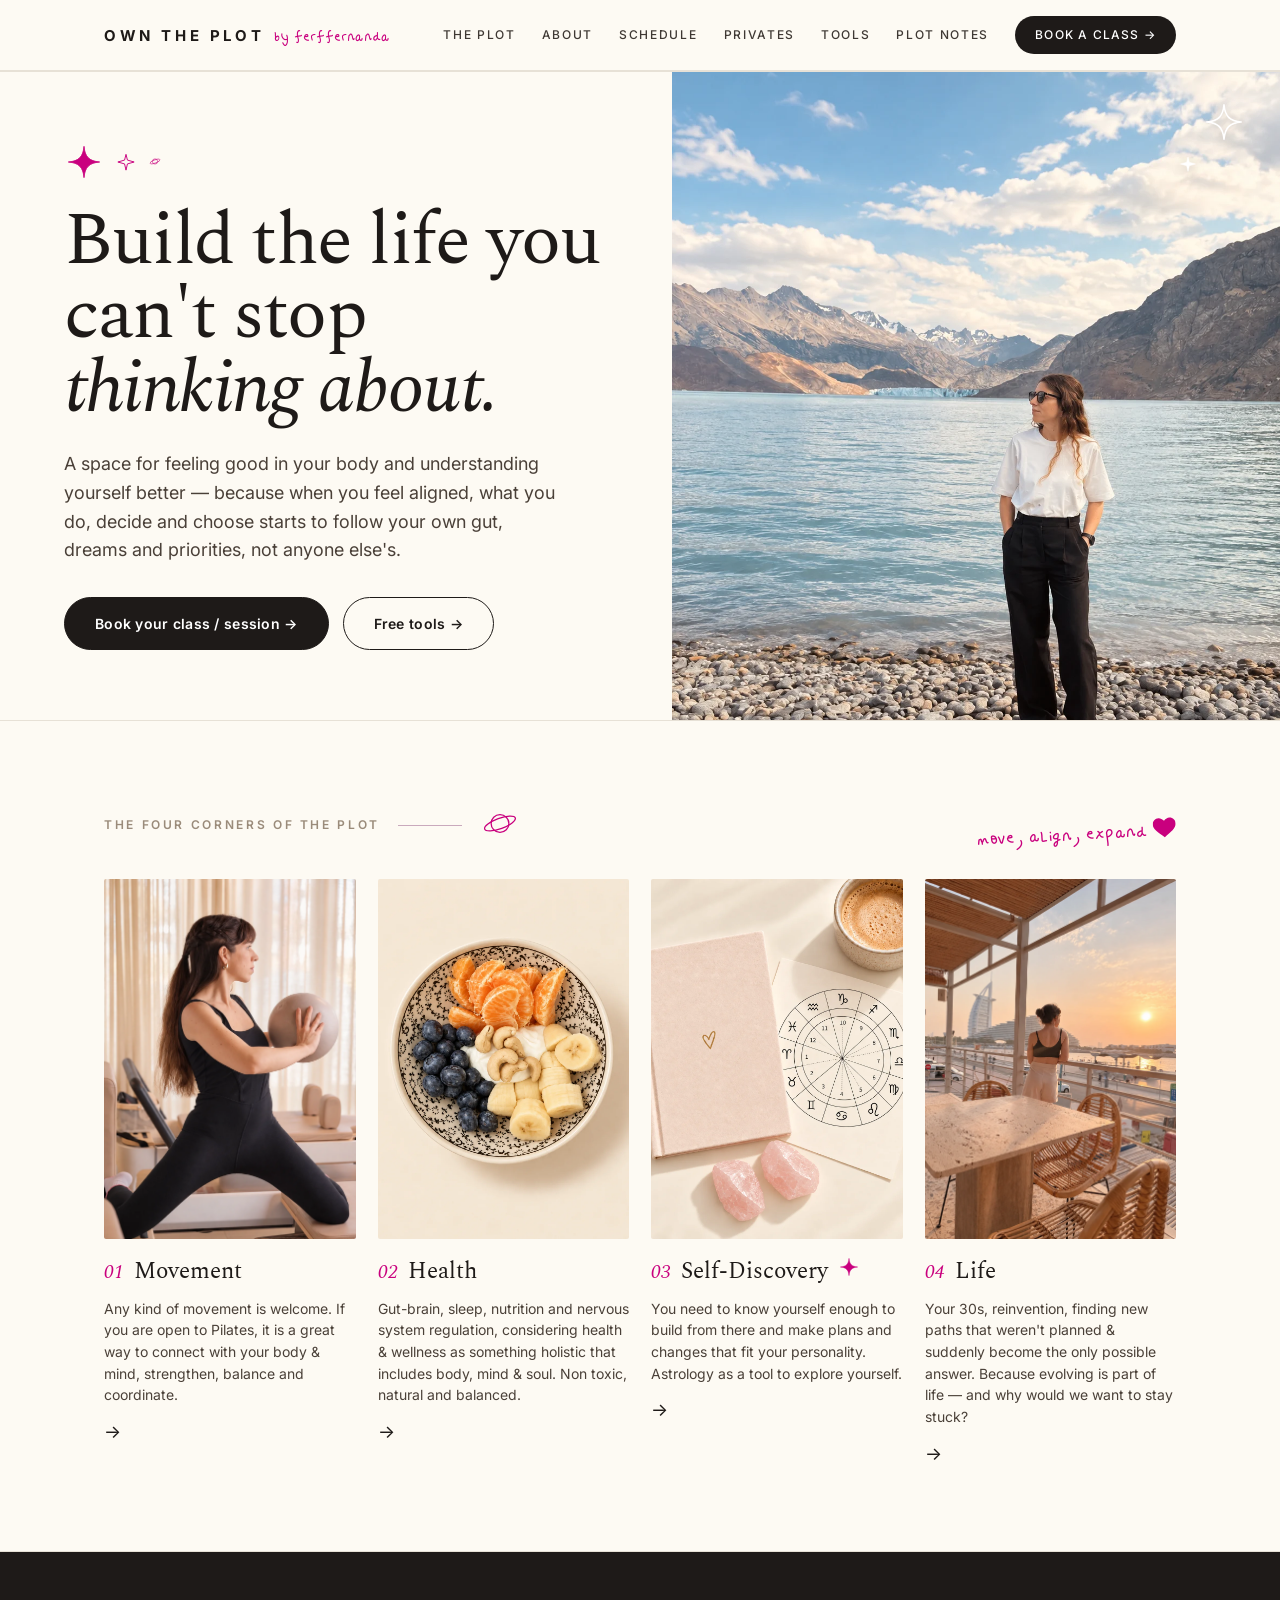
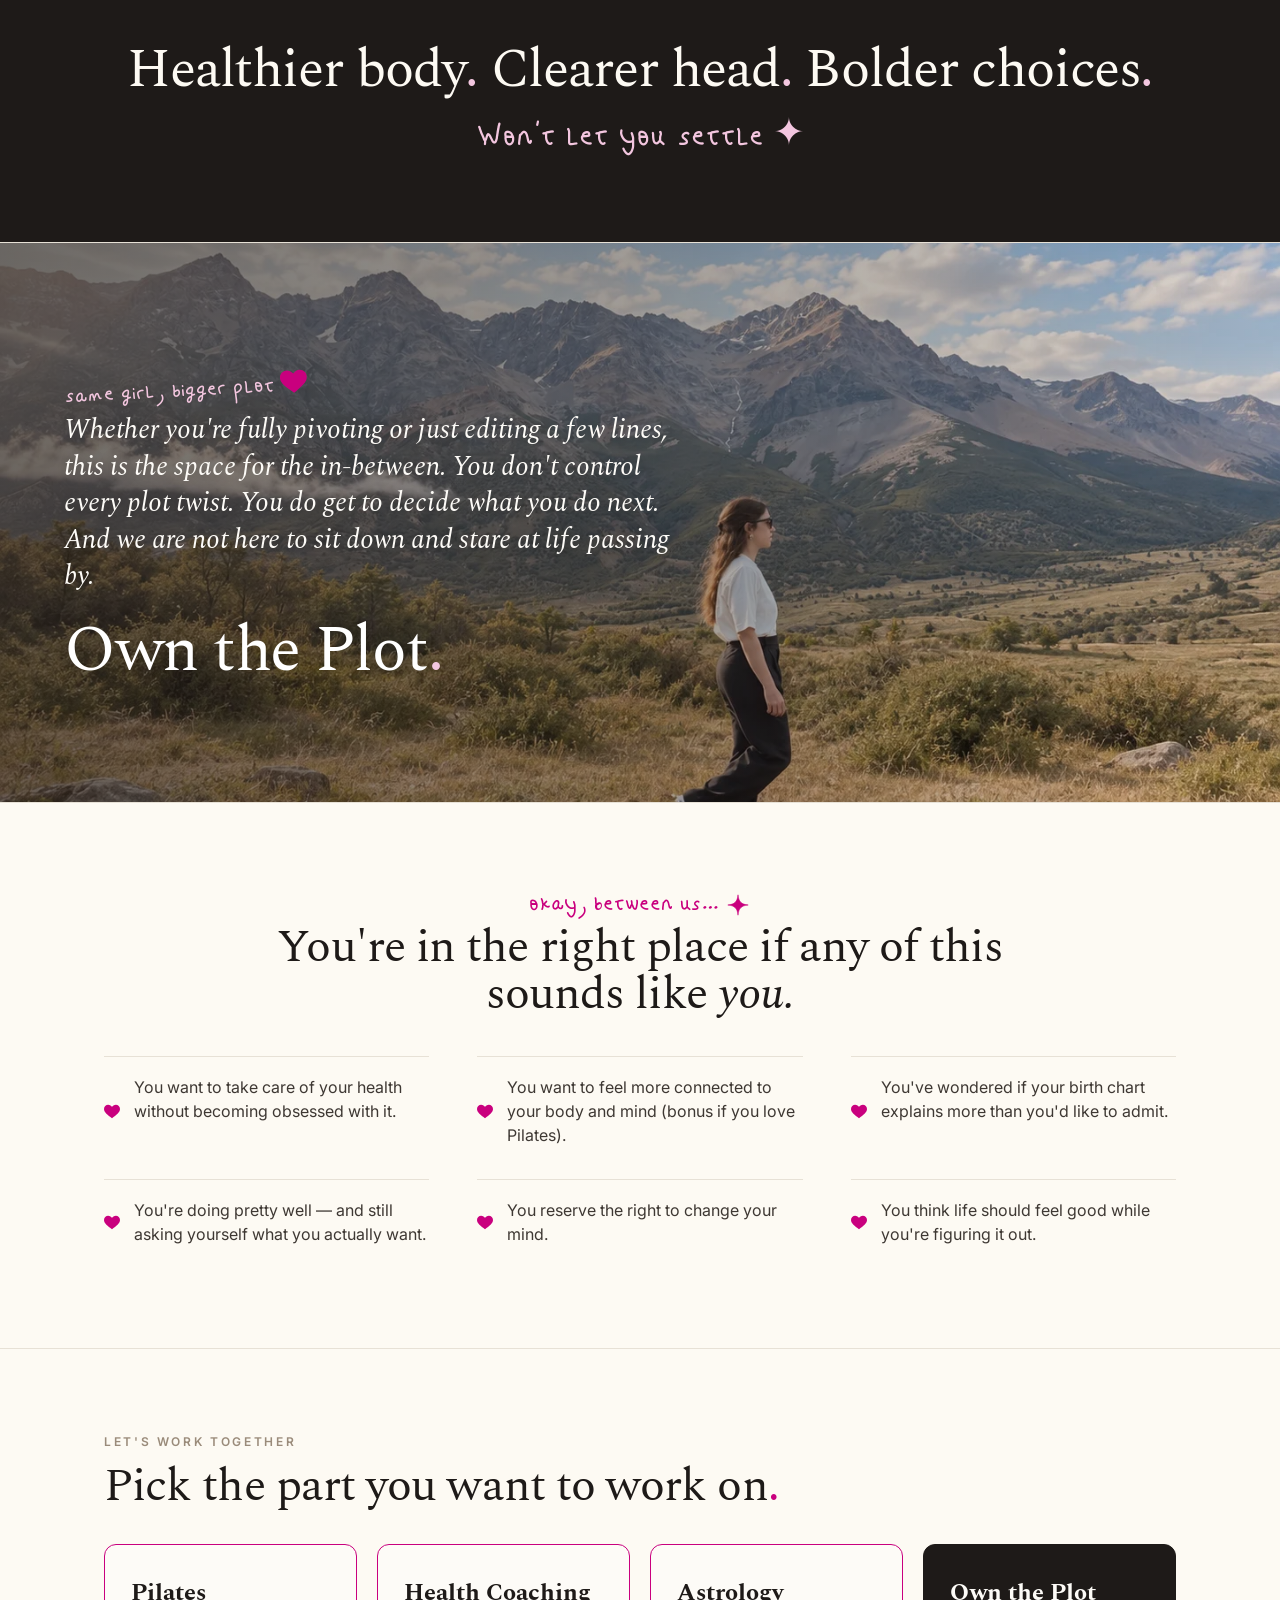
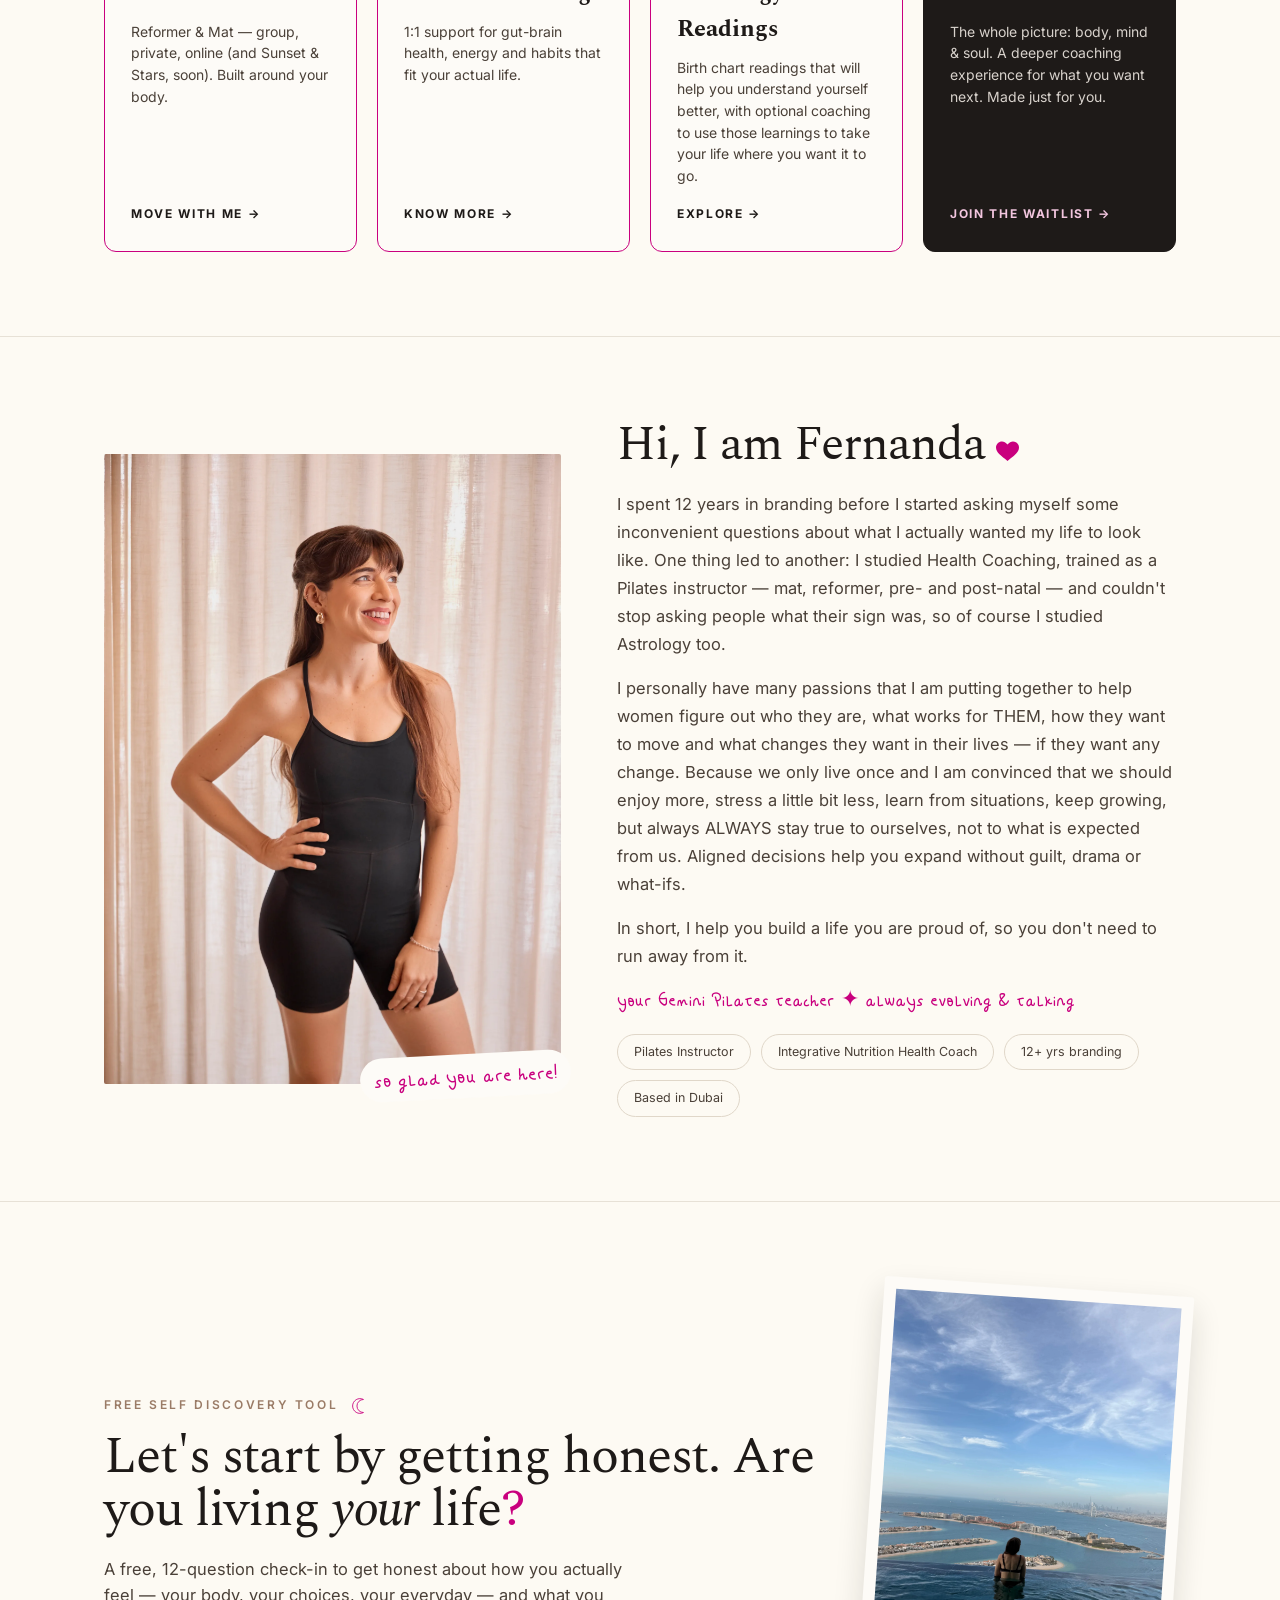
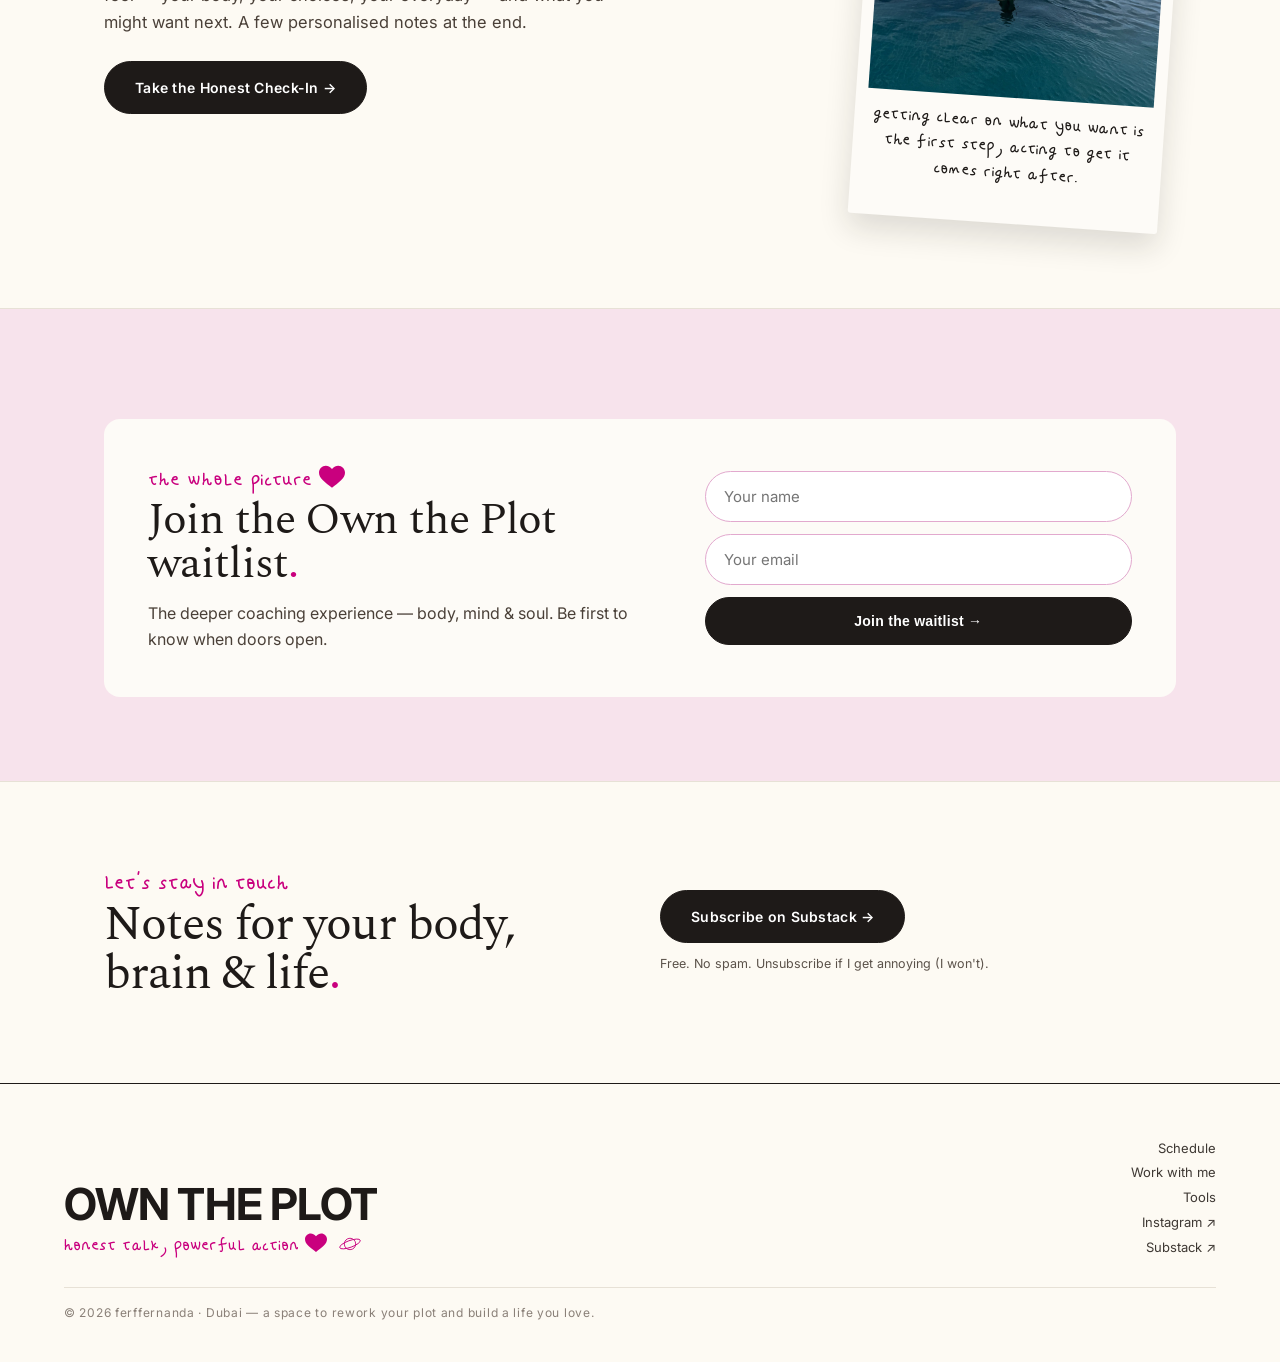
<file: index.html>
<!doctype html>
<html lang="en">
<head>
<meta charset="utf-8">
<meta name="viewport" content="width=device-width, initial-scale=1">
<title>Own the Plot — ferffernanda</title>
<meta name="description" content="Build the life you can't stop thinking about. Pilates, health, astrology & self-discovery for women in their 30s, by ferffernanda in Dubai.">
<link rel="preconnect" href="https://fonts.googleapis.com">
<link rel="preconnect" href="https://fonts.gstatic.com" crossorigin>
<link rel="stylesheet" href="https://fonts.googleapis.com/css2?family=Inter:wght@400;500;600;700&family=Spectral:ital,wght@0,300;0,400;0,500;0,600;1,300;1,400&family=Caveat:wght@400;600;700&display=swap">
<link rel="icon" href="favicon.svg" type="image/svg+xml">
<link rel="icon" type="image/png" sizes="32x32" href="favicon-32.png">
<link rel="apple-touch-icon" href="favicon-180.png">
<link rel="stylesheet" href="styles.css">
</head>
<body>

<!-- HEADER -->
<header class="site-header">
  <nav class="nav">
    <a class="brand" href="index.html">
      <span class="mark">Own the Plot</span>
      <span class="by">by ferffernanda</span>
    </a>
    <input type="checkbox" id="navtoggle" class="nav-toggle">
    <div class="nav-links">
      <a href="index.html#talk">The plot</a>
      <a href="about.html">About</a>
      <a href="schedule.html">Schedule</a>
      <a href="privates.html">Privates</a>
      <a href="tools.html">Tools</a>
      <a href="https://ferffernanda.substack.com" target="_blank" rel="noopener">Plot Notes</a>
      <a class="cta" href="schedule.html">Book a class →</a>
    </div>
    <label for="navtoggle" class="nav-toggle-label" aria-label="Menu"><span></span><span></span><span></span></label>
  </nav>
</header>

<!-- HERO -->
<section class="hero">
  <div class="hero-copy">
    <div class="sparkle-row">
      <svg width="40" height="40" viewBox="0 0 46 46" fill="#C9007E" stroke="#C9007E" stroke-width="1" stroke-linejoin="round"><path d="M23 5 C24 17 29 22 41 23 C29 24 24 29 23 41 C22 29 17 24 5 23 C17 22 22 17 23 5 Z"/></svg>
      <svg width="22" height="22" viewBox="0 0 46 46" fill="none" stroke="#C9007E" stroke-width="2" stroke-linejoin="round"><path d="M23 7 26 19 40 23 26 27 23 40 20 27 6 23 20 19 Z"/></svg>
      <svg width="14" height="14" viewBox="0 0 54 54" fill="none" stroke="#C9007E" stroke-width="2.2"><circle cx="27" cy="25" r="10"/><ellipse cx="27" cy="25" rx="20" ry="6" transform="rotate(-20 27 25)"/></svg>
    </div>
    <h1>Build the life you can't stop <span class="it">thinking about.</span></h1>
    <p>A space for feeling good in your body and understanding yourself better — because when you feel aligned, what you do, decide and choose starts to follow your own gut, dreams and priorities, not anyone else's.</p>
    <div class="hero-actions">
      <a href="schedule.html" class="pill-dark">Book your class / session →</a>
      <a href="tools.html" class="pill-out">Free tools →</a>
    </div>
  </div>
  <div class="hero-img">
    <img src="images/hero-lake.webp" alt="Fernanda by a lake in the mountains">
    <svg class="float-ill" style="top:28px;right:34px" width="44" height="44" viewBox="0 0 46 46" fill="none" stroke="#fff" stroke-width="1.6" stroke-linejoin="round"><path d="M23 5 C24 17 29 22 41 23 C29 24 24 29 23 41 C22 29 17 24 5 23 C17 22 22 17 23 5 Z"/></svg>
    <svg class="float-ill" style="top:82px;right:82px" width="20" height="20" viewBox="0 0 46 46" fill="#fff" stroke="#fff" stroke-width="1"><path d="M23 7 26 19 40 23 26 27 23 40 20 27 6 23 20 19 Z"/></svg>
  </div>
</section>

<!-- FOUR CORNERS -->
<section class="section" id="talk">
  <div class="wrap">
    <div class="section-head">
      <div style="display:flex;align-items:center;gap:18px;">
        <span class="eyebrow">The four corners of the plot</span>
        <span class="line"></span>
        <svg width="40" height="40" viewBox="0 0 54 54" fill="none" stroke="#C9007E" stroke-width="1.7"><circle cx="27" cy="25" r="12"/><ellipse cx="27" cy="25" rx="22" ry="7" transform="rotate(-20 27 25)"/></svg>
      </div>
      <span class="script" style="font-size:23px;transform:rotate(-3deg)">move, align, expand <svg class="hrt" viewBox="0 0 32 29" fill="currentColor" aria-hidden="true"><path d="M23.6 2C20.9 2 18.5 3.4 16 6 13.5 3.4 11.1 2 8.4 2 3.8 2 0 5.8 0 10.4 0 17.6 7.6 22 16 29 24.4 22 32 17.6 32 10.4 32 5.8 28.2 2 23.6 2Z"/></svg></span>
    </div>
    <div class="corners">
      <div class="corner">
        <img src="images/corner-movement.webp" alt="Movement — Pilates" style="object-position:50% 14%">
        <div class="row"><span class="num">01</span><span class="ctitle">Movement</span></div>
        <p>Any kind of movement is welcome. If you are open to Pilates, it is a great way to connect with your body &amp; mind, strengthen, balance and coordinate.</p>
        <a href="schedule.html" style="font-size:18px">→</a>
      </div>
      <div class="corner">
        <img src="images/corner-health.webp" alt="Health">
        <div class="row"><span class="num">02</span><span class="ctitle">Health</span></div>
        <p>Gut-brain, sleep, nutrition and nervous system regulation, considering health &amp; wellness as something holistic that includes body, mind &amp; soul. Non toxic, natural and balanced.</p>
        <a href="#work" style="font-size:18px">→</a>
      </div>
      <div class="corner">
        <img src="images/corner-selfdiscovery.webp" alt="Self-Discovery">
        <div class="row"><span class="num">03</span><span class="ctitle">Self-Discovery</span> <svg width="22" height="22" viewBox="0 0 46 46" fill="#C9007E" stroke="#C9007E" stroke-width="1" stroke-linejoin="round"><path d="M23 5 C24 17 29 22 41 23 C29 24 24 29 23 41 C22 29 17 24 5 23 C17 22 22 17 23 5 Z"/></svg></div>
        <p>You need to know yourself enough to build from there and make plans and changes that fit your personality. Astrology as a tool to explore yourself.</p>
        <a href="#work" style="font-size:18px">→</a>
      </div>
      <div class="corner">
        <img src="images/corner-life.webp" alt="Life">
        <div class="row"><span class="num">04</span><span class="ctitle">Life</span></div>
        <p>Your 30s, reinvention, finding new paths that weren't planned &amp; suddenly become the only possible answer. Because evolving is part of life — and why would we want to stay stuck?</p>
        <a href="#notes" style="font-size:18px">→</a>
      </div>
    </div>
  </div>
</section>

<!-- STATEMENT BAND -->
<section style="background:#1E1A18;color:#FDFAF3;padding:clamp(56px,8vw,88px) var(--gutter);text-align:center;border-top:1px solid #E7E1D6;">
  <div class="serif" style="font-size:clamp(30px,5vw,54px);line-height:1.12;letter-spacing:-.02em;">Healthier body<span style="color:#F3C6DF">.</span> Clearer head<span style="color:#F3C6DF">.</span> Bolder choices<span style="color:#F3C6DF">.</span></div>
  <div class="script" style="font-size:clamp(26px,3.4vw,38px);color:#F3C6DF;margin-top:14px;">Won't let you settle ✦</div>
</section>

<!-- MOUNTAIN BAND -->
<section class="band">
  <img src="images/mountain.webp" alt="Fernanda walking in the mountains">
  <div class="scrim"></div>
  <div class="band-copy">
    <div class="script">same girl, bigger plot <svg class="hrt" viewBox="0 0 32 29" fill="currentColor" aria-hidden="true"><path d="M23.6 2C20.9 2 18.5 3.4 16 6 13.5 3.4 11.1 2 8.4 2 3.8 2 0 5.8 0 10.4 0 17.6 7.6 22 16 29 24.4 22 32 17.6 32 10.4 32 5.8 28.2 2 23.6 2Z"/></svg></div>
    <p class="lead">Whether you're fully pivoting or just editing a few lines, this is the space for the in-between. You don't control every plot twist. You do get to decide what you do next. And we are not here to sit down and stare at life passing by.</p>
    <div class="big">Own the Plot<span style="color:#F3C6DF">.</span></div>
  </div>
</section>

<!-- FOR YOU IF -->
<section class="section">
  <div class="wrap">
    <div class="center-head">
      <div class="script" style="font-size:28px;margin-bottom:6px">okay, between us… <svg width="26" height="26" viewBox="0 0 46 46" fill="#C9007E" stroke="#C9007E" stroke-width="1" stroke-linejoin="round" style="vertical-align:middle"><path d="M23 5 C24 17 29 22 41 23 C29 24 24 29 23 41 C22 29 17 24 5 23 C17 22 22 17 23 5 Z"/></svg></div>
      <div class="display">You're in the right place if any of this sounds like <span class="it">you.</span></div>
    </div>
    <div class="foryou">
      <div class="item"><span class="h"><svg class="hrt" viewBox="0 0 32 29" fill="currentColor" aria-hidden="true"><path d="M23.6 2C20.9 2 18.5 3.4 16 6 13.5 3.4 11.1 2 8.4 2 3.8 2 0 5.8 0 10.4 0 17.6 7.6 22 16 29 24.4 22 32 17.6 32 10.4 32 5.8 28.2 2 23.6 2Z"/></svg></span><span class="t">You want to take care of your health without becoming obsessed with it.</span></div>
      <div class="item"><span class="h"><svg class="hrt" viewBox="0 0 32 29" fill="currentColor" aria-hidden="true"><path d="M23.6 2C20.9 2 18.5 3.4 16 6 13.5 3.4 11.1 2 8.4 2 3.8 2 0 5.8 0 10.4 0 17.6 7.6 22 16 29 24.4 22 32 17.6 32 10.4 32 5.8 28.2 2 23.6 2Z"/></svg></span><span class="t">You want to feel more connected to your body and mind (bonus if you love Pilates).</span></div>
      <div class="item"><span class="h"><svg class="hrt" viewBox="0 0 32 29" fill="currentColor" aria-hidden="true"><path d="M23.6 2C20.9 2 18.5 3.4 16 6 13.5 3.4 11.1 2 8.4 2 3.8 2 0 5.8 0 10.4 0 17.6 7.6 22 16 29 24.4 22 32 17.6 32 10.4 32 5.8 28.2 2 23.6 2Z"/></svg></span><span class="t">You've wondered if your birth chart explains more than you'd like to admit.</span></div>
      <div class="item"><span class="h"><svg class="hrt" viewBox="0 0 32 29" fill="currentColor" aria-hidden="true"><path d="M23.6 2C20.9 2 18.5 3.4 16 6 13.5 3.4 11.1 2 8.4 2 3.8 2 0 5.8 0 10.4 0 17.6 7.6 22 16 29 24.4 22 32 17.6 32 10.4 32 5.8 28.2 2 23.6 2Z"/></svg></span><span class="t">You're doing pretty well — and still asking yourself what you actually want.</span></div>
      <div class="item"><span class="h"><svg class="hrt" viewBox="0 0 32 29" fill="currentColor" aria-hidden="true"><path d="M23.6 2C20.9 2 18.5 3.4 16 6 13.5 3.4 11.1 2 8.4 2 3.8 2 0 5.8 0 10.4 0 17.6 7.6 22 16 29 24.4 22 32 17.6 32 10.4 32 5.8 28.2 2 23.6 2Z"/></svg></span><span class="t">You reserve the right to change your mind.</span></div>
      <div class="item"><span class="h"><svg class="hrt" viewBox="0 0 32 29" fill="currentColor" aria-hidden="true"><path d="M23.6 2C20.9 2 18.5 3.4 16 6 13.5 3.4 11.1 2 8.4 2 3.8 2 0 5.8 0 10.4 0 17.6 7.6 22 16 29 24.4 22 32 17.6 32 10.4 32 5.8 28.2 2 23.6 2Z"/></svg></span><span class="t">You think life should feel good while you're figuring it out.</span></div>
    </div>
  </div>
</section>

<!-- WORK WITH ME -->
<section class="section" id="work">
  <div class="wrap">
    <div class="section-head">
      <div>
        <div class="eyebrow" style="margin-bottom:12px">Let's work together</div>
        <div class="display" style="font-size:clamp(30px,5vw,46px)">Pick the part you want to work on<span class="pink">.</span></div>
      </div>
    </div>
    <div class="cards4">
      <div class="wcard">
        <h3>Pilates</h3>
        <p>Reformer &amp; Mat — group, private, online (and Sunset &amp; Stars, soon). Built around your body.</p>
        <a class="go" href="schedule.html">Move with me →</a>
      </div>
      <div class="wcard">
        <h3>Health Coaching</h3>
        <p>1:1 support for gut-brain health, energy and habits that fit your actual life.</p>
        <a class="go" href="https://wa.me/971581919647?text=Hi%20Fernanda!%20I%27m%20interested%20in%20health%20coaching." target="_blank" rel="noopener">Know more →</a>
      </div>
      <div class="wcard">
        <h3>Astrology Readings</h3>
        <p>Birth chart readings that will help you understand yourself better, with optional coaching to use those learnings to take your life where you want it to go.</p>
        <a class="go" href="https://wa.me/971581919647?text=Hi%20Fernanda!%20I%27d%20love%20to%20book%20an%20astrology%20reading." target="_blank" rel="noopener">Explore →</a>
      </div>
      <div class="wcard dark">
        <h3>Own the Plot</h3>
        <p>The whole picture: body, mind &amp; soul. A deeper coaching experience for what you want next. Made just for you.</p>
        <a class="go" href="#waitlist" style="color:#F3C6DF">Join the waitlist →</a>
      </div>
    </div>
  </div>
</section>

<!-- ABOUT -->
<section class="section" id="about">
  <div class="wrap">
    <div class="about">
      <div class="photo">
        <img src="images/about-fernanda.webp" alt="Fernanda">
        <span class="note">so glad you are here!</span>
      </div>
      <div>
        <h2>Hi, I am Fernanda <span class="script" style="font-size:23px"><svg class="hrt" viewBox="0 0 32 29" fill="currentColor" aria-hidden="true"><path d="M23.6 2C20.9 2 18.5 3.4 16 6 13.5 3.4 11.1 2 8.4 2 3.8 2 0 5.8 0 10.4 0 17.6 7.6 22 16 29 24.4 22 32 17.6 32 10.4 32 5.8 28.2 2 23.6 2Z"/></svg></span></h2>
        <p>I spent 12 years in branding before I started asking myself some inconvenient questions about what I actually wanted my life to look like. One thing led to another: I studied Health Coaching, trained as a Pilates instructor — mat, reformer, pre- and post-natal — and couldn't stop asking people what their sign was, so of course I studied Astrology too.</p>
        <p>I personally have many passions that I am putting together to help women figure out who they are, what works for THEM, how they want to move and what changes they want in their lives — if they want any change. Because we only live once and I am convinced that we should enjoy more, stress a little bit less, learn from situations, keep growing, but always ALWAYS stay true to ourselves, not to what is expected from us. Aligned decisions help you expand without guilt, drama or what-ifs.</p>
        <p>In short, I help you build a life you are proud of, so you don't need to run away from it.</p>
        <div class="script" style="font-size:22px;margin-top:18px">your Gemini Pilates teacher ✦ always evolving &amp; talking</div>
        <div class="pills">
          <span>Pilates Instructor</span>
          <span>Integrative Nutrition Health Coach</span>
          <span>12+ yrs branding</span>
          <span>Based in Dubai</span>
        </div>
      </div>
    </div>
  </div>
</section>

<!-- FREEBIE -->
<section class="section">
  <div class="wrap">
    <div class="freebie">
      <div>
        <div class="eyebrow" style="color:#9A7B66;margin-bottom:14px">Free self discovery tool <svg width="20" height="20" viewBox="0 0 46 46" fill="none" stroke="#C9007E" stroke-width="2" style="vertical-align:middle;margin-left:6px"><path d="M31 8 A17 17 0 1 0 31 38 A13 13 0 1 1 31 8 Z"/></svg></div>
        <div class="display">Let's start by getting honest. Are you living <span class="it">your</span> life<span class="pink">?</span></div>
        <p>A free, 12-question check-in to get honest about how you actually feel — your body, your choices, your everyday — and what you might want next. A few personalised notes at the end.</p>
        <a href="https://honest-checkin-ferffernanda.netlify.app/" target="_blank" rel="noopener" class="pill-dark" style="margin-top:26px">Take the Honest Check-In →</a>
      </div>
      <div>
        <div class="polaroid">
          <img src="images/polaroid-dubai.webp" alt="Dubai">
          <div class="cap">getting clear on what you want is the first step, acting to get it comes right after.</div>
        </div>
      </div>
    </div>
  </div>
</section>

<!-- OWN THE PLOT — WAITLIST -->
<section class="section" id="waitlist" style="background:var(--blush)">
  <div class="wrap">
    <div class="waitlist" style="background:#FDFBF7">
      <div>
        <div class="script" style="font-size:26px;margin-bottom:6px">the whole picture <svg class="hrt" viewBox="0 0 32 29" fill="currentColor" aria-hidden="true"><path d="M23.6 2C20.9 2 18.5 3.4 16 6 13.5 3.4 11.1 2 8.4 2 3.8 2 0 5.8 0 10.4 0 17.6 7.6 22 16 29 24.4 22 32 17.6 32 10.4 32 5.8 28.2 2 23.6 2Z"/></svg></div>
        <div class="display" style="font-size:clamp(30px,4vw,44px)">Join the Own the Plot waitlist<span class="pink">.</span></div>
        <p>The deeper coaching experience — body, mind &amp; soul. Be first to know when doors open.</p>
      </div>
      <div>
        <form name="own-the-plot-waitlist" method="POST" data-netlify="true" netlify-honeypot="bot-field" data-otp>
          <input type="hidden" name="form-name" value="own-the-plot-waitlist">
          <p style="display:none"><label>Don't fill this: <input name="bot-field"></label></p>
          <input type="text" name="name" placeholder="Your name" aria-label="Your name" required>
          <input type="email" name="email" placeholder="Your email" aria-label="Your email" required>
          <button type="submit" class="pill-dark" style="justify-content:center">Join the waitlist →</button>
        </form>
        <div class="form-done" style="display:none">
          <div class="script" style="font-size:26px;color:#C9007E">yay — you're in <svg class="hrt" viewBox="0 0 32 29" fill="currentColor" aria-hidden="true"><path d="M23.6 2C20.9 2 18.5 3.4 16 6 13.5 3.4 11.1 2 8.4 2 3.8 2 0 5.8 0 10.4 0 17.6 7.6 22 16 29 24.4 22 32 17.6 32 10.4 32 5.8 28.2 2 23.6 2Z"/></svg></div>
          <p style="margin:6px 0 0;font-size:16px;color:#4A4038">You're on the Own the Plot waitlist. I'll be in touch the moment doors open.</p>
        </div>
      </div>
    </div>
  </div>
</section>

<!-- NOTES / NEWSLETTER -->
<section class="section" id="notes">
  <div class="wrap">
    <div class="notes">
      <div>
        <div class="script" style="font-size:28px;margin-bottom:6px">let's stay in touch</div>
        <div class="display">Notes for your body, brain &amp; life<span class="pink">.</span></div>
      </div>
      <div>
        <a href="https://ferffernanda.substack.com" target="_blank" rel="noopener" class="pill-dark">Subscribe on Substack →</a>
        <p class="form-fine">Free. No spam. Unsubscribe if I get annoying (I won't).</p>
      </div>
    </div>
  </div>
</section>

<!-- FOOTER -->
<footer class="site-footer">
  <div class="footer-top">
    <div class="footer-brand">
      <div class="big">Own the Plot</div>
      <div class="script">honest talk, powerful action <svg class="hrt" viewBox="0 0 32 29" fill="currentColor" aria-hidden="true"><path d="M23.6 2C20.9 2 18.5 3.4 16 6 13.5 3.4 11.1 2 8.4 2 3.8 2 0 5.8 0 10.4 0 17.6 7.6 22 16 29 24.4 22 32 17.6 32 10.4 32 5.8 28.2 2 23.6 2Z"/></svg> <svg width="28" height="28" viewBox="0 0 54 54" fill="none" stroke="#C9007E" stroke-width="1.7" style="vertical-align:middle;margin-left:3px"><circle cx="27" cy="25" r="11"/><ellipse cx="27" cy="25" rx="21" ry="6.5" transform="rotate(-20 27 25)"/></svg></div>
    </div>
    <div class="footer-links">
      <a href="schedule.html">Schedule</a>
      <a href="#work">Work with me</a>
      <a href="tools.html">Tools</a>
      <a href="https://instagram.com/ferffernanda" target="_blank" rel="noopener">Instagram ↗</a>
      <a href="https://ferffernanda.substack.com" target="_blank" rel="noopener">Substack ↗</a>
    </div>
  </div>
  <div class="footer-fine">© 2026 ferffernanda · Dubai — a space to rework your plot and build a life you love.</div>
</footer>

<script>
document.querySelectorAll('form[data-otp]').forEach(function(f){
  f.addEventListener('submit', function(e){
    e.preventDefault();
    var btn=f.querySelector('button[type=submit]'); if(btn){btn.textContent='Sending…';btn.disabled=true;}
    fetch('/',{method:'POST',headers:{'Content-Type':'application/x-www-form-urlencoded'},body:new URLSearchParams(new FormData(f)).toString()})
      .then(function(){
        var done=f.parentNode.querySelector('.form-done');
        if(done){f.style.display='none';done.style.display='block';}
      })
      .catch(function(){ if(btn){btn.textContent='Try again →';btn.disabled=false;} });
  });
});
</script>
</body>
</html>
</file>
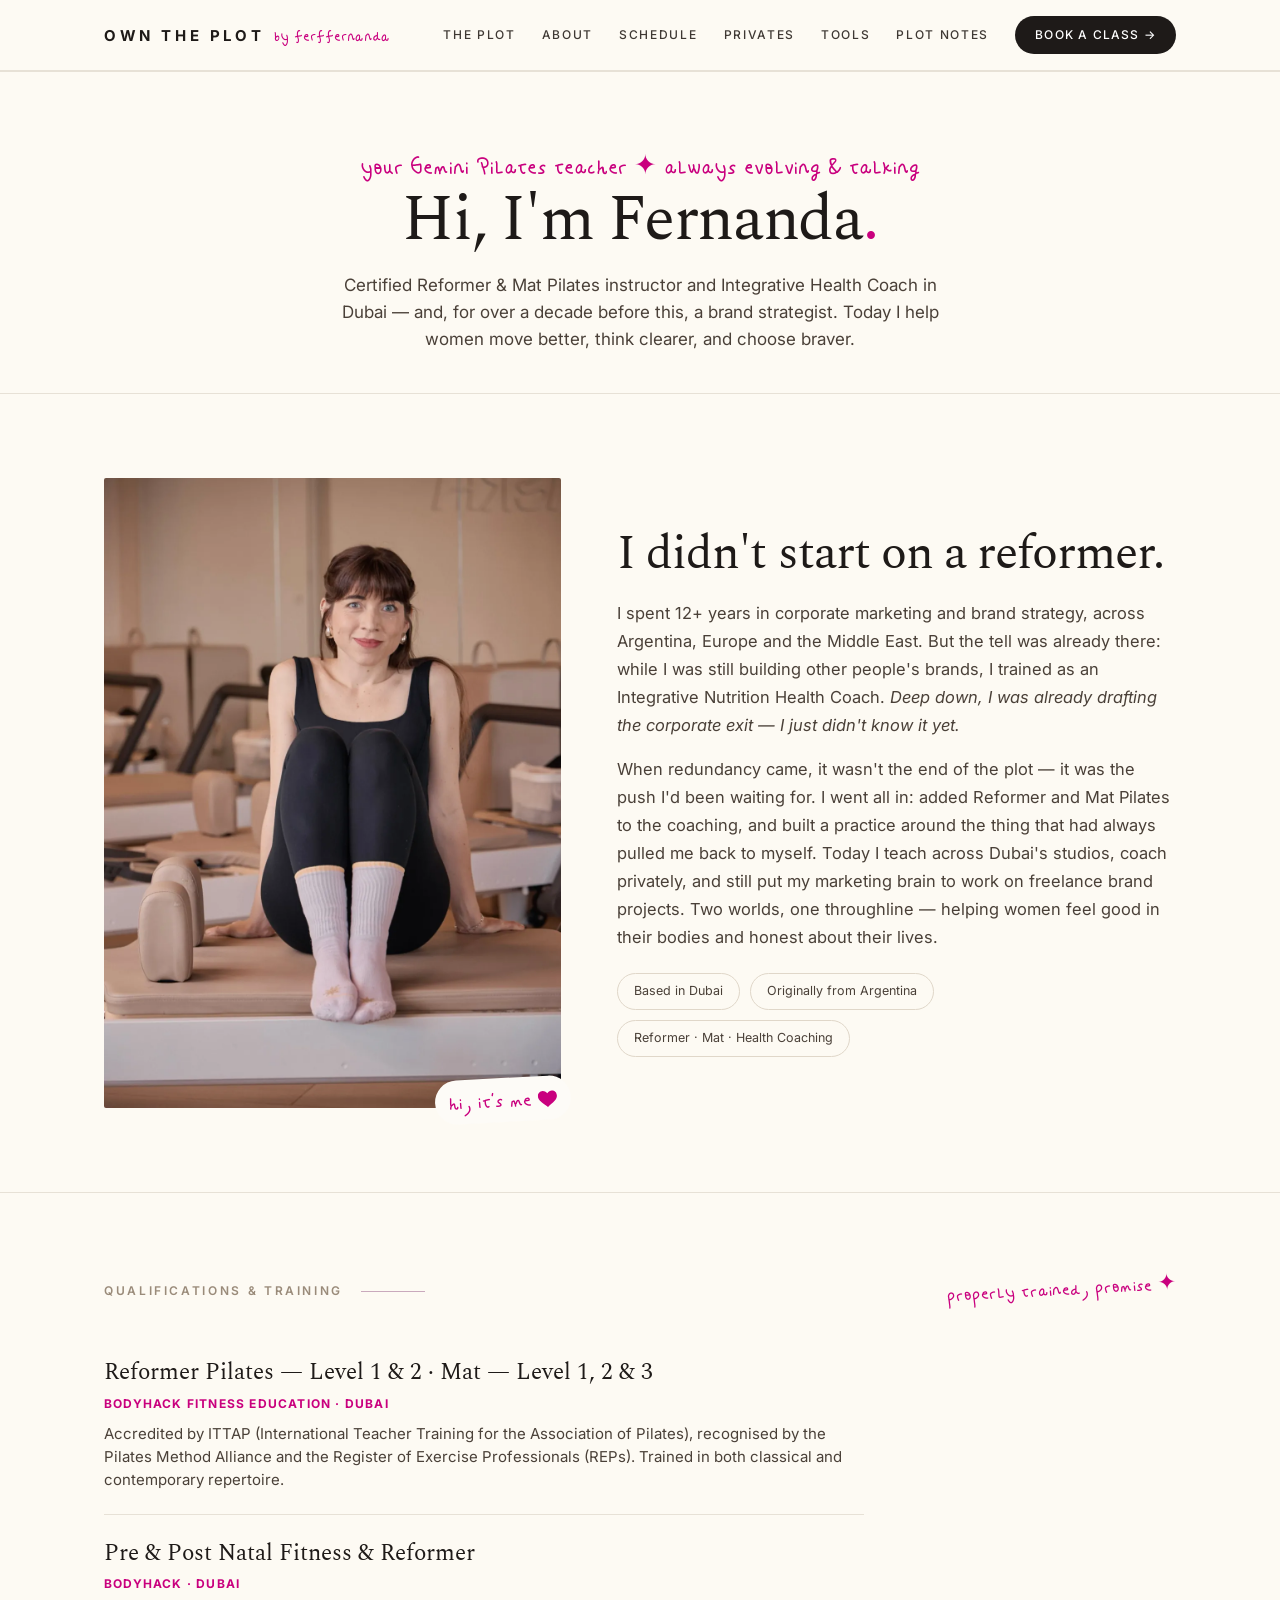
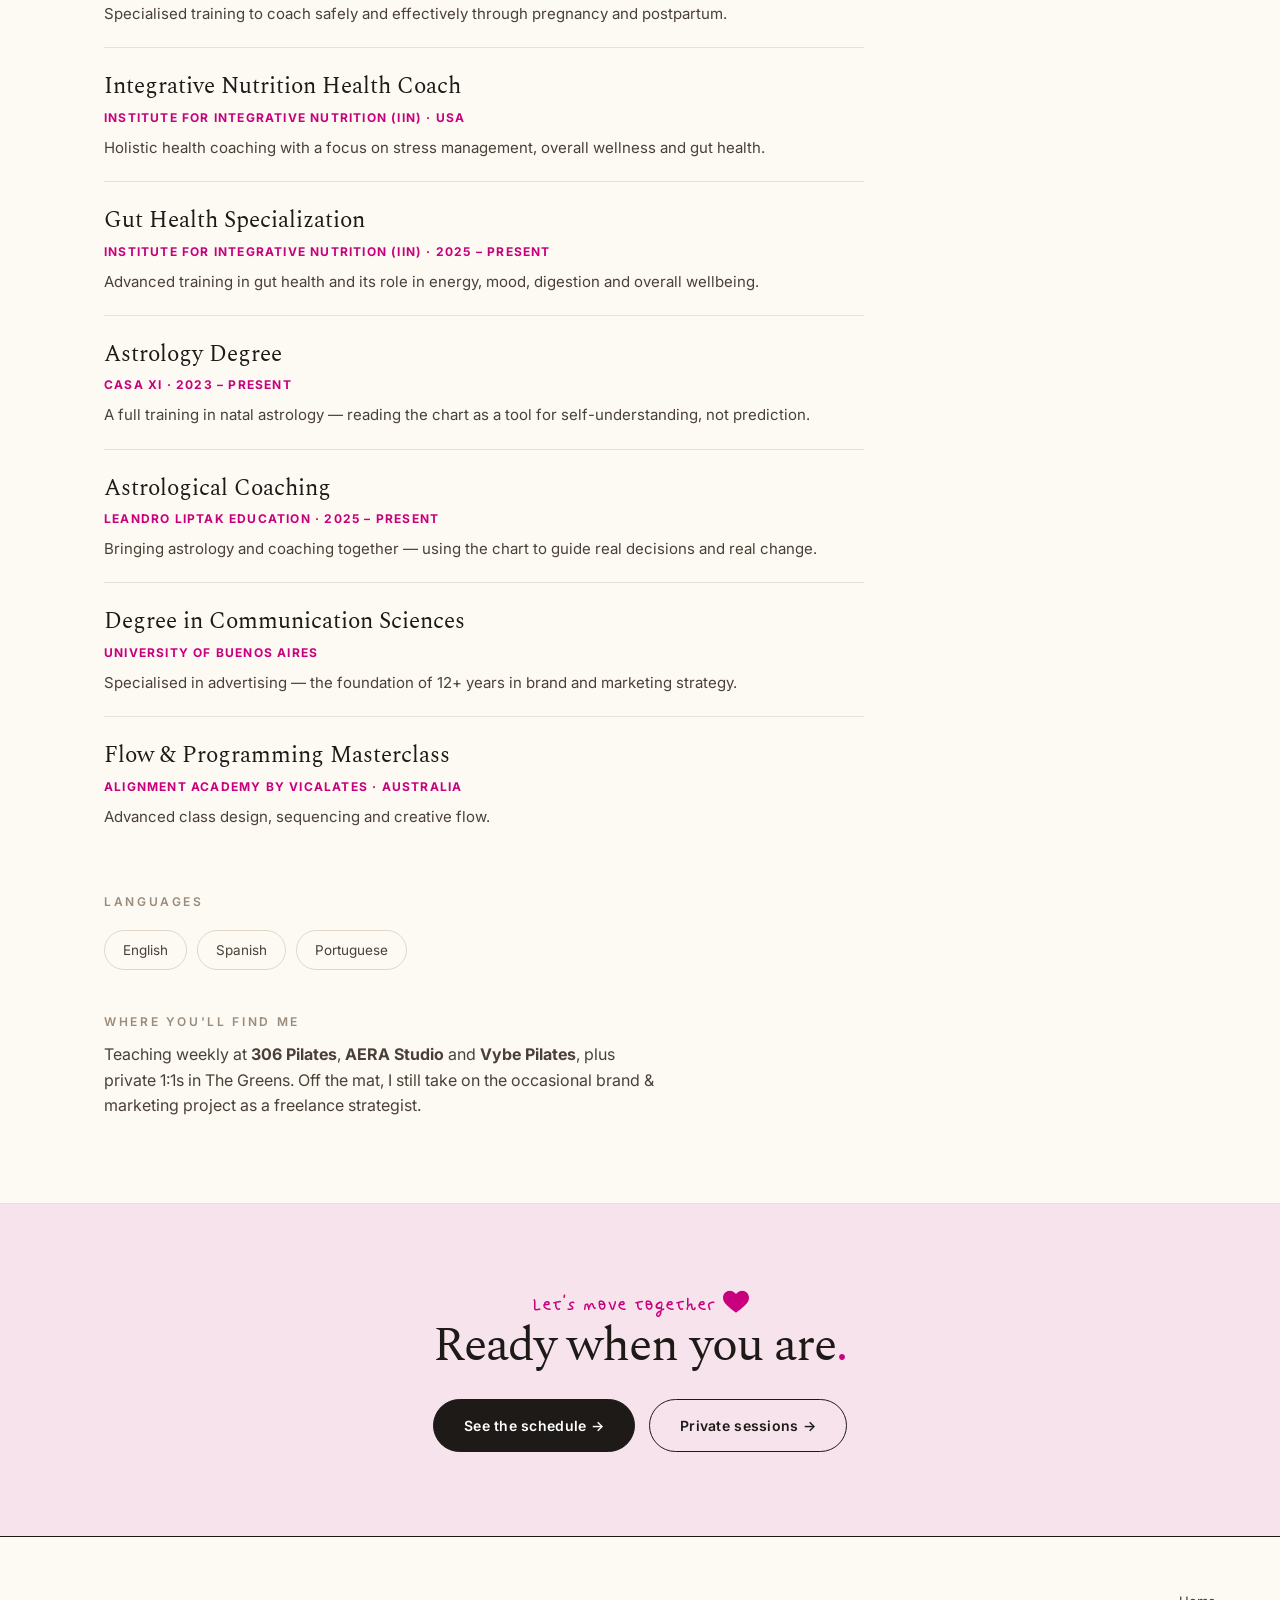
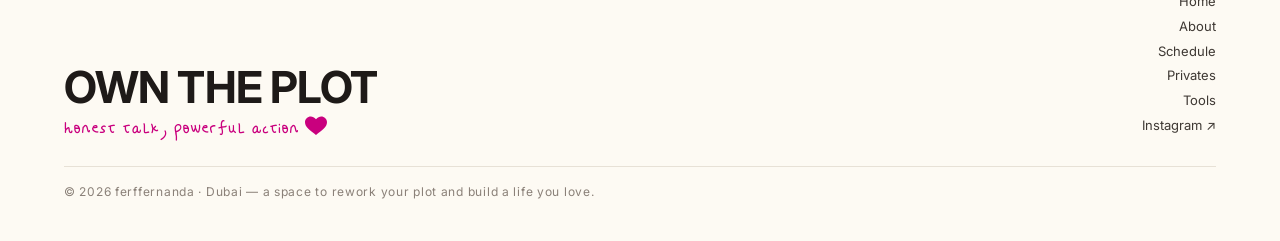
<file: about.html>
<!doctype html>
<html lang="en">
<head>
<meta charset="utf-8">
<meta name="viewport" content="width=device-width, initial-scale=1">
<title>About — Own the Plot</title>
<meta name="description" content="Meet Fernanda — Certified Reformer & Mat Pilates instructor, Integrative Nutrition Health Coach, and former brand strategist, based in Dubai.">
<link rel="preconnect" href="https://fonts.googleapis.com">
<link rel="preconnect" href="https://fonts.gstatic.com" crossorigin>
<link rel="stylesheet" href="https://fonts.googleapis.com/css2?family=Inter:wght@400;500;600;700&family=Spectral:ital,wght@0,300;0,400;0,500;0,600;1,300;1,400&family=Caveat:wght@400;600;700&display=swap">
<link rel="icon" href="favicon.svg" type="image/svg+xml">
<link rel="icon" type="image/png" sizes="32x32" href="favicon-32.png">
<link rel="apple-touch-icon" href="favicon-180.png">
<link rel="stylesheet" href="styles.css">
</head>
<body>

<!-- HEADER -->
<header class="site-header">
  <nav class="nav">
    <a class="brand" href="index.html">
      <span class="mark">Own the Plot</span>
      <span class="by">by ferffernanda</span>
    </a>
    <input type="checkbox" id="navtoggle" class="nav-toggle">
    <div class="nav-links">
      <a href="index.html#talk">The plot</a>
      <a href="about.html">About</a>
      <a href="schedule.html">Schedule</a>
      <a href="privates.html">Privates</a>
      <a href="tools.html">Tools</a>
      <a href="https://ferffernanda.substack.com" target="_blank" rel="noopener">Plot Notes</a>
      <a class="cta" href="schedule.html">Book a class →</a>
    </div>
    <label for="navtoggle" class="nav-toggle-label" aria-label="Menu"><span></span><span></span><span></span></label>
  </nav>
</header>

<!-- PAGE HERO -->
<section class="page-hero">
  <div class="wrap">
    <div class="script" style="font-size:27px;margin-bottom:8px">your Gemini Pilates teacher ✦ always evolving &amp; talking</div>
    <div class="display">Hi, I'm Fernanda<span class="pink">.</span></div>
    <p>Certified Reformer &amp; Mat Pilates instructor and Integrative Health Coach in Dubai — and, for over a decade before this, a brand strategist. Today I help women move better, think clearer, and choose braver.</p>
  </div>
</section>

<!-- STORY -->
<section class="section">
  <div class="wrap">
    <div class="about">
      <div class="photo story-img">
        <img src="images/about-portrait.webp" alt="Fernanda on a reformer in the studio">
        <div class="note">hi, it's me <svg class="hrt" viewBox="0 0 32 29" fill="currentColor" aria-hidden="true" style="width:.8em;height:.8em"><path d="M23.6 2C20.9 2 18.5 3.4 16 6 13.5 3.4 11.1 2 8.4 2 3.8 2 0 5.8 0 10.4 0 17.6 7.6 22 16 29 24.4 22 32 17.6 32 10.4 32 5.8 28.2 2 23.6 2Z"/></svg></div>
      </div>
      <div>
        <h2>I didn't start on a reformer.</h2>
        <p>I spent 12+ years in corporate marketing and brand strategy, across Argentina, Europe and the Middle East. But the tell was already there: while I was still building other people's brands, I trained as an Integrative Nutrition Health Coach. <span class="it">Deep down, I was already drafting the corporate exit — I just didn't know it yet.</span></p>
        <p>When redundancy came, it wasn't the end of the plot — it was the push I'd been waiting for. I went all in: added Reformer and Mat Pilates to the coaching, and built a practice around the thing that had always pulled me back to myself. Today I teach across Dubai's studios, coach privately, and still put my marketing brain to work on freelance brand projects. Two worlds, one throughline — helping women feel good in their bodies and honest about their lives.</p>
        <div class="pills">
          <span>Based in Dubai</span>
          <span>Originally from Argentina</span>
          <span>Reformer · Mat · Health Coaching</span>
        </div>
      </div>
    </div>
  </div>
</section>

<!-- CERTIFICATIONS -->
<section class="section">
  <div class="wrap">
    <div class="section-head">
      <div style="display:flex;align-items:center;gap:18px">
        <span class="eyebrow">Qualifications &amp; training</span>
        <span class="line"></span>
      </div>
      <span class="script" style="font-size:22px;transform:rotate(-3deg)">properly trained, promise ✦</span>
    </div>
    <div style="max-width:760px">
      <ul class="creds">
        <li class="cred">
          <h3>Reformer Pilates — Level 1 &amp; 2 · Mat — Level 1, 2 &amp; 3</h3>
          <span class="org">Bodyhack Fitness Education · Dubai</span>
          <p>Accredited by ITTAP (International Teacher Training for the Association of Pilates), recognised by the Pilates Method Alliance and the Register of Exercise Professionals (REPs). Trained in both classical and contemporary repertoire.</p>
        </li>
        <li class="cred">
          <h3>Pre &amp; Post Natal Fitness &amp; Reformer</h3>
          <span class="org">BodyHack · Dubai</span>
          <p>Specialised training to coach safely and effectively through pregnancy and postpartum.</p>
        </li>
        <li class="cred">
          <h3>Integrative Nutrition Health Coach</h3>
          <span class="org">Institute for Integrative Nutrition (IIN) · USA</span>
          <p>Holistic health coaching with a focus on stress management, overall wellness and gut health.</p>
        </li>
        <li class="cred">
          <h3>Gut Health Specialization</h3>
          <span class="org">Institute for Integrative Nutrition (IIN) · 2025 – Present</span>
          <p>Advanced training in gut health and its role in energy, mood, digestion and overall wellbeing.</p>
        </li>
        <li class="cred">
          <h3>Astrology Degree</h3>
          <span class="org">Casa XI · 2023 – Present</span>
          <p>A full training in natal astrology — reading the chart as a tool for self-understanding, not prediction.</p>
        </li>
        <li class="cred">
          <h3>Astrological Coaching</h3>
          <span class="org">Leandro Liptak Education · 2025 – Present</span>
          <p>Bringing astrology and coaching together — using the chart to guide real decisions and real change.</p>
        </li>
        <li class="cred">
          <h3>Degree in Communication Sciences</h3>
          <span class="org">University of Buenos Aires</span>
          <p>Specialised in advertising — the foundation of 12+ years in brand and marketing strategy.</p>
        </li>
        <li class="cred">
          <h3>Flow &amp; Programming Masterclass</h3>
          <span class="org">Alignment Academy by Vicalates · Australia</span>
          <p>Advanced class design, sequencing and creative flow.</p>
        </li>
      </ul>

      <div style="margin-top:38px">
        <span class="eyebrow">Languages</span>
        <div class="lang-row">
          <span>English</span>
          <span>Spanish</span>
          <span>Portuguese</span>
        </div>
      </div>

      <div style="margin-top:38px">
        <span class="eyebrow">Where you'll find me</span>
        <p style="font-size:16px;line-height:1.6;color:#4A4038;margin:10px 0 0;max-width:56ch">Teaching weekly at <strong>306 Pilates</strong>, <strong>AERA Studio</strong> and <strong>Vybe Pilates</strong>, plus private 1:1s in The Greens. Off the mat, I still take on the occasional brand &amp; marketing project as a freelance strategist.</p>
      </div>
    </div>
  </div>
</section>

<!-- CTA -->
<section class="section" style="background:var(--blush)">
  <div class="wrap" style="text-align:center">
    <div class="script" style="font-size:26px;margin-bottom:6px">let's move together <svg class="hrt" viewBox="0 0 32 29" fill="currentColor" aria-hidden="true"><path d="M23.6 2C20.9 2 18.5 3.4 16 6 13.5 3.4 11.1 2 8.4 2 3.8 2 0 5.8 0 10.4 0 17.6 7.6 22 16 29 24.4 22 32 17.6 32 10.4 32 5.8 28.2 2 23.6 2Z"/></svg></div>
    <div class="display" style="font-size:clamp(30px,5vw,48px)">Ready when you are<span class="pink">.</span></div>
    <div style="display:flex;gap:14px;justify-content:center;flex-wrap:wrap;margin-top:28px">
      <a href="schedule.html" class="pill-dark">See the schedule →</a>
      <a href="privates.html" class="pill-out">Private sessions →</a>
    </div>
  </div>
</section>

<!-- FOOTER -->
<footer class="site-footer">
  <div class="footer-top">
    <div class="footer-brand">
      <div class="big">Own the Plot</div>
      <div class="script">honest talk, powerful action <svg class="hrt" viewBox="0 0 32 29" fill="currentColor" aria-hidden="true"><path d="M23.6 2C20.9 2 18.5 3.4 16 6 13.5 3.4 11.1 2 8.4 2 3.8 2 0 5.8 0 10.4 0 17.6 7.6 22 16 29 24.4 22 32 17.6 32 10.4 32 5.8 28.2 2 23.6 2Z"/></svg></div>
    </div>
    <div class="footer-links">
      <a href="index.html">Home</a>
      <a href="about.html">About</a>
      <a href="schedule.html">Schedule</a>
      <a href="privates.html">Privates</a>
      <a href="tools.html">Tools</a>
      <a href="https://instagram.com/ferffernanda" target="_blank" rel="noopener">Instagram ↗</a>
    </div>
  </div>
  <div class="footer-fine">© 2026 ferffernanda · Dubai — a space to rework your plot and build a life you love.</div>
</footer>

</body>
</html>
</file>
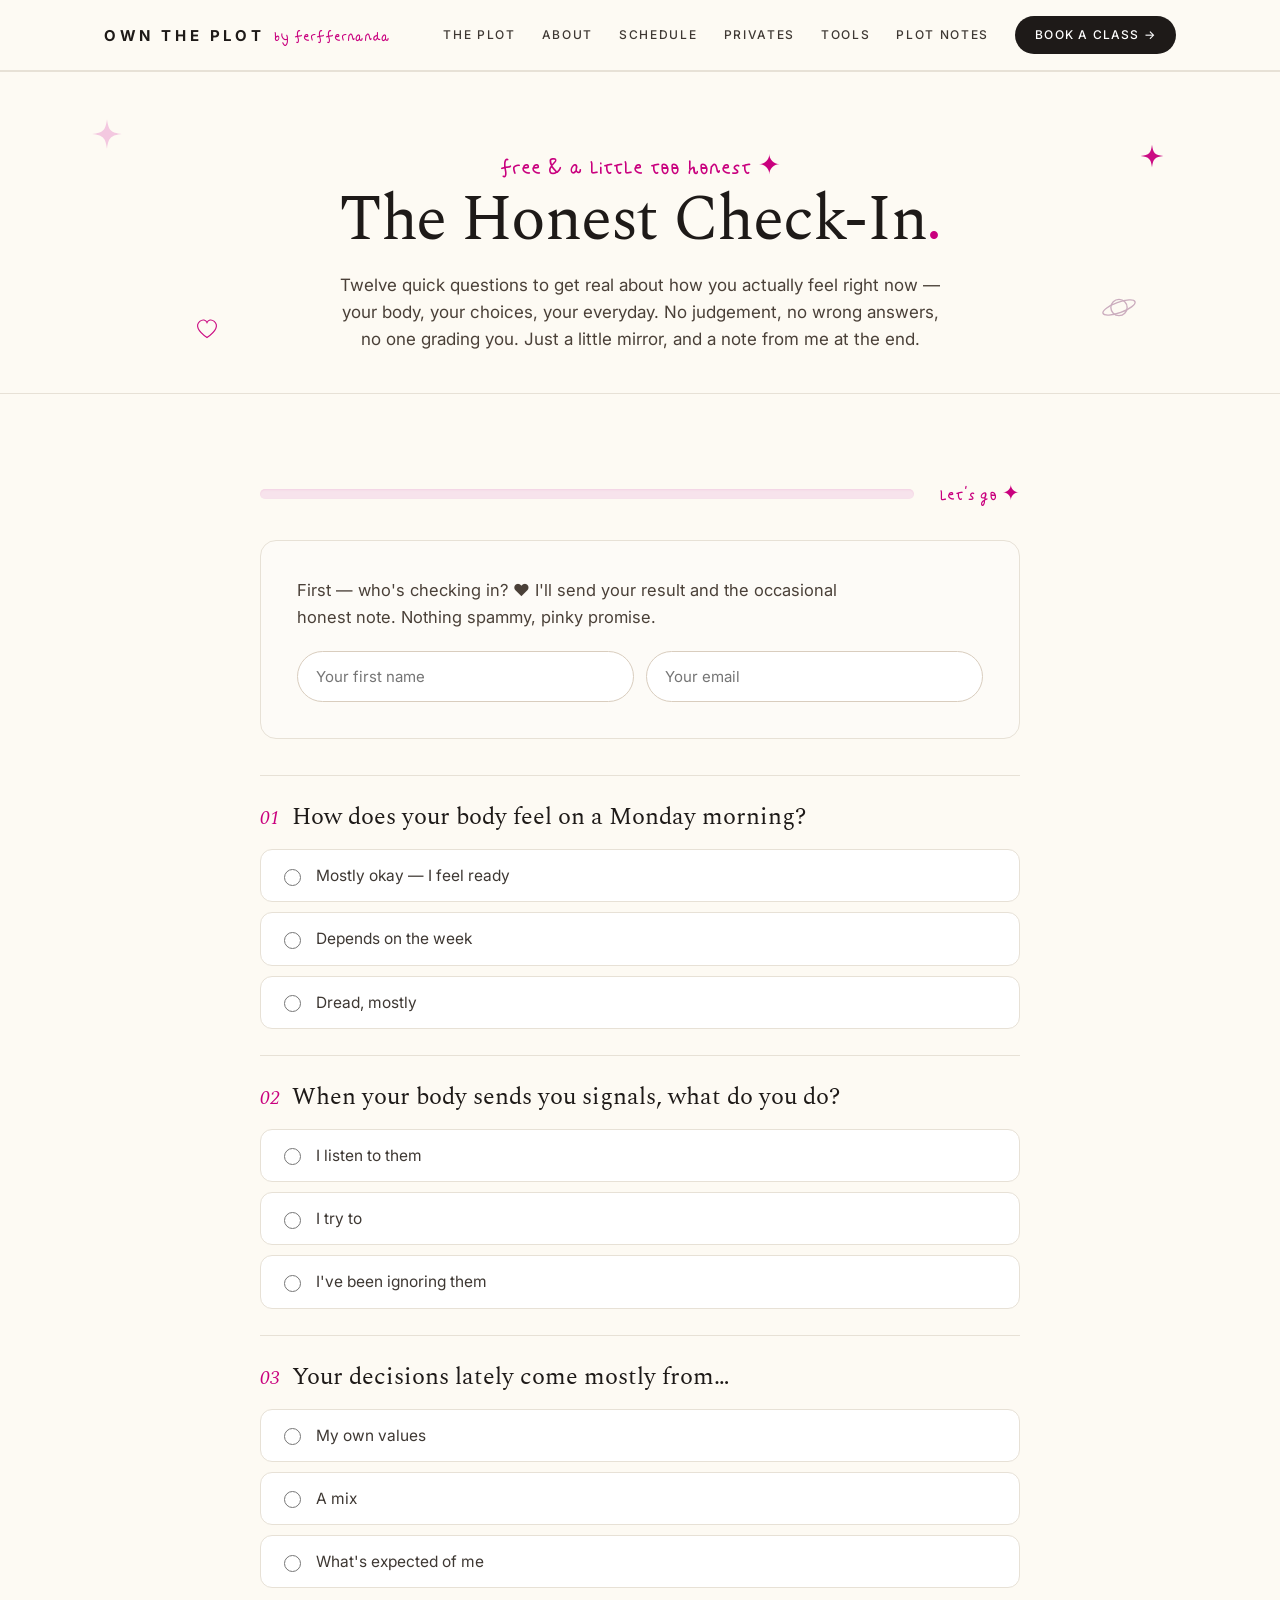
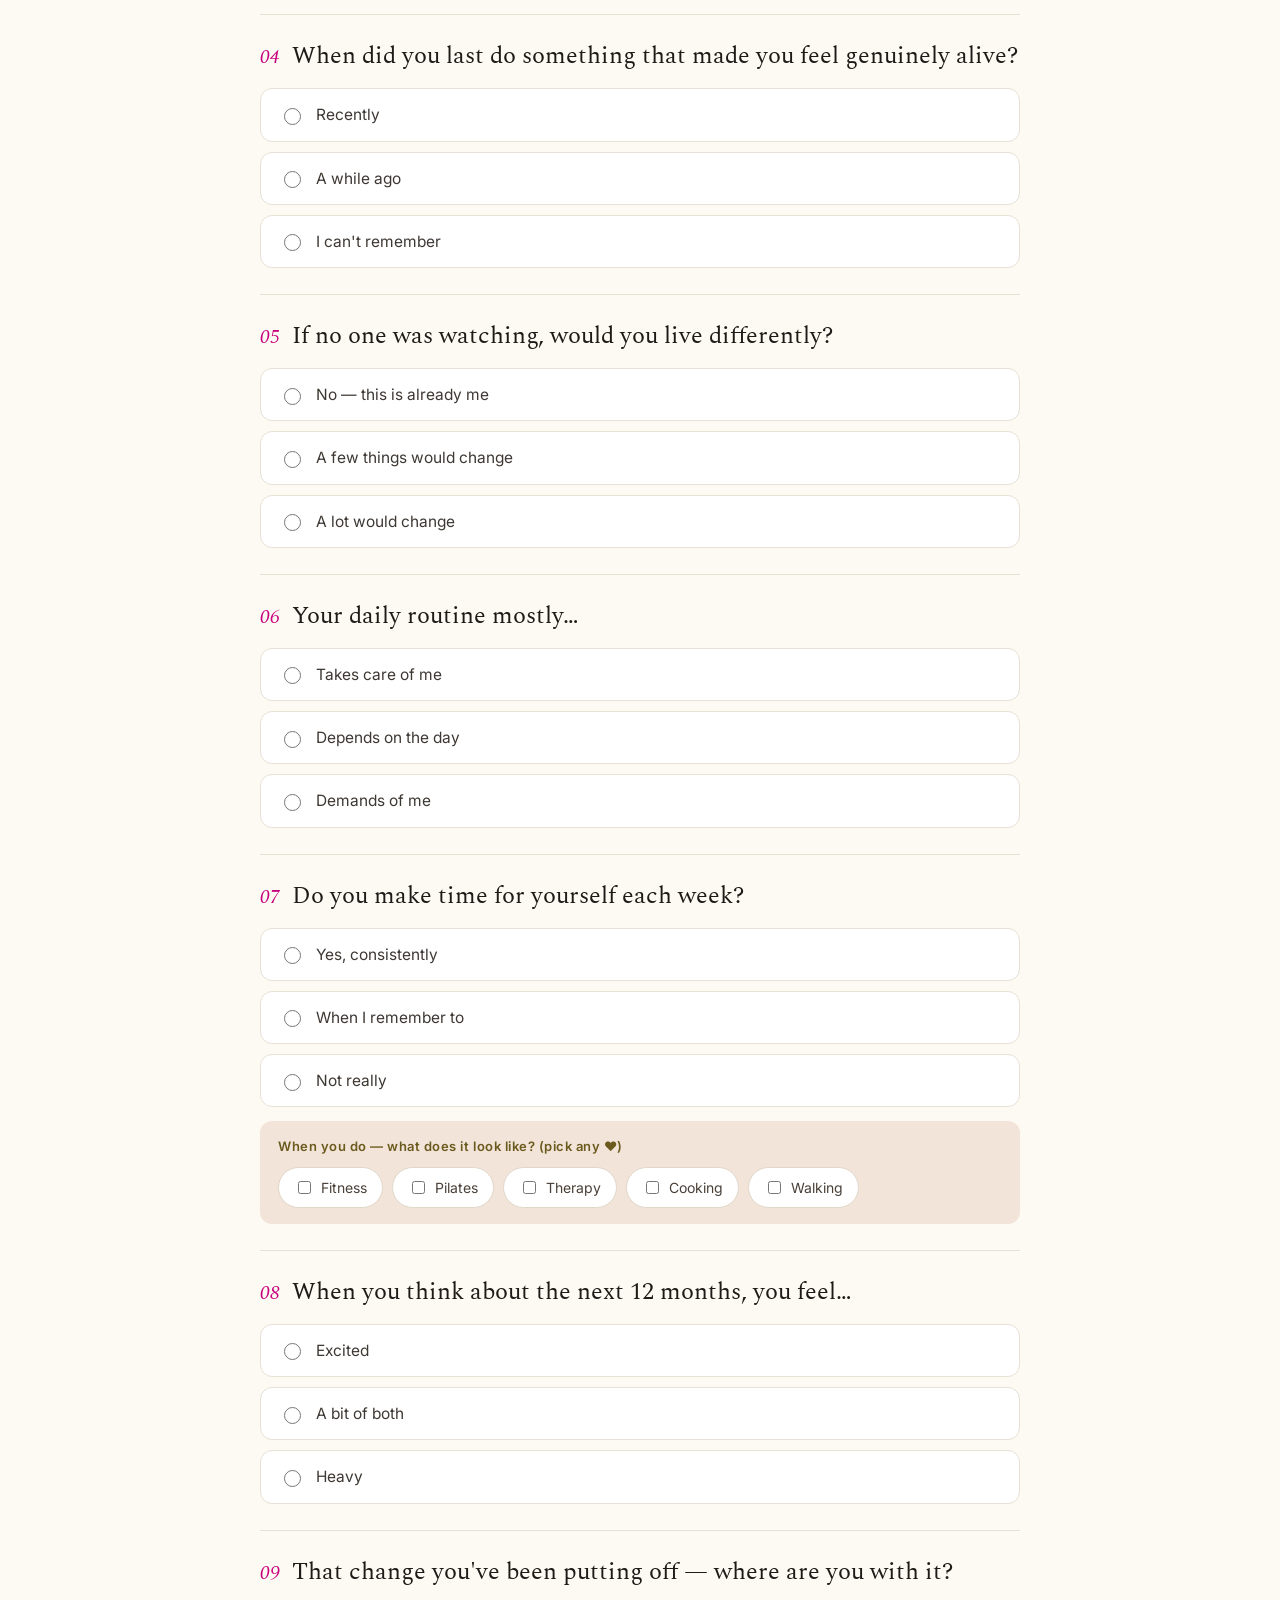
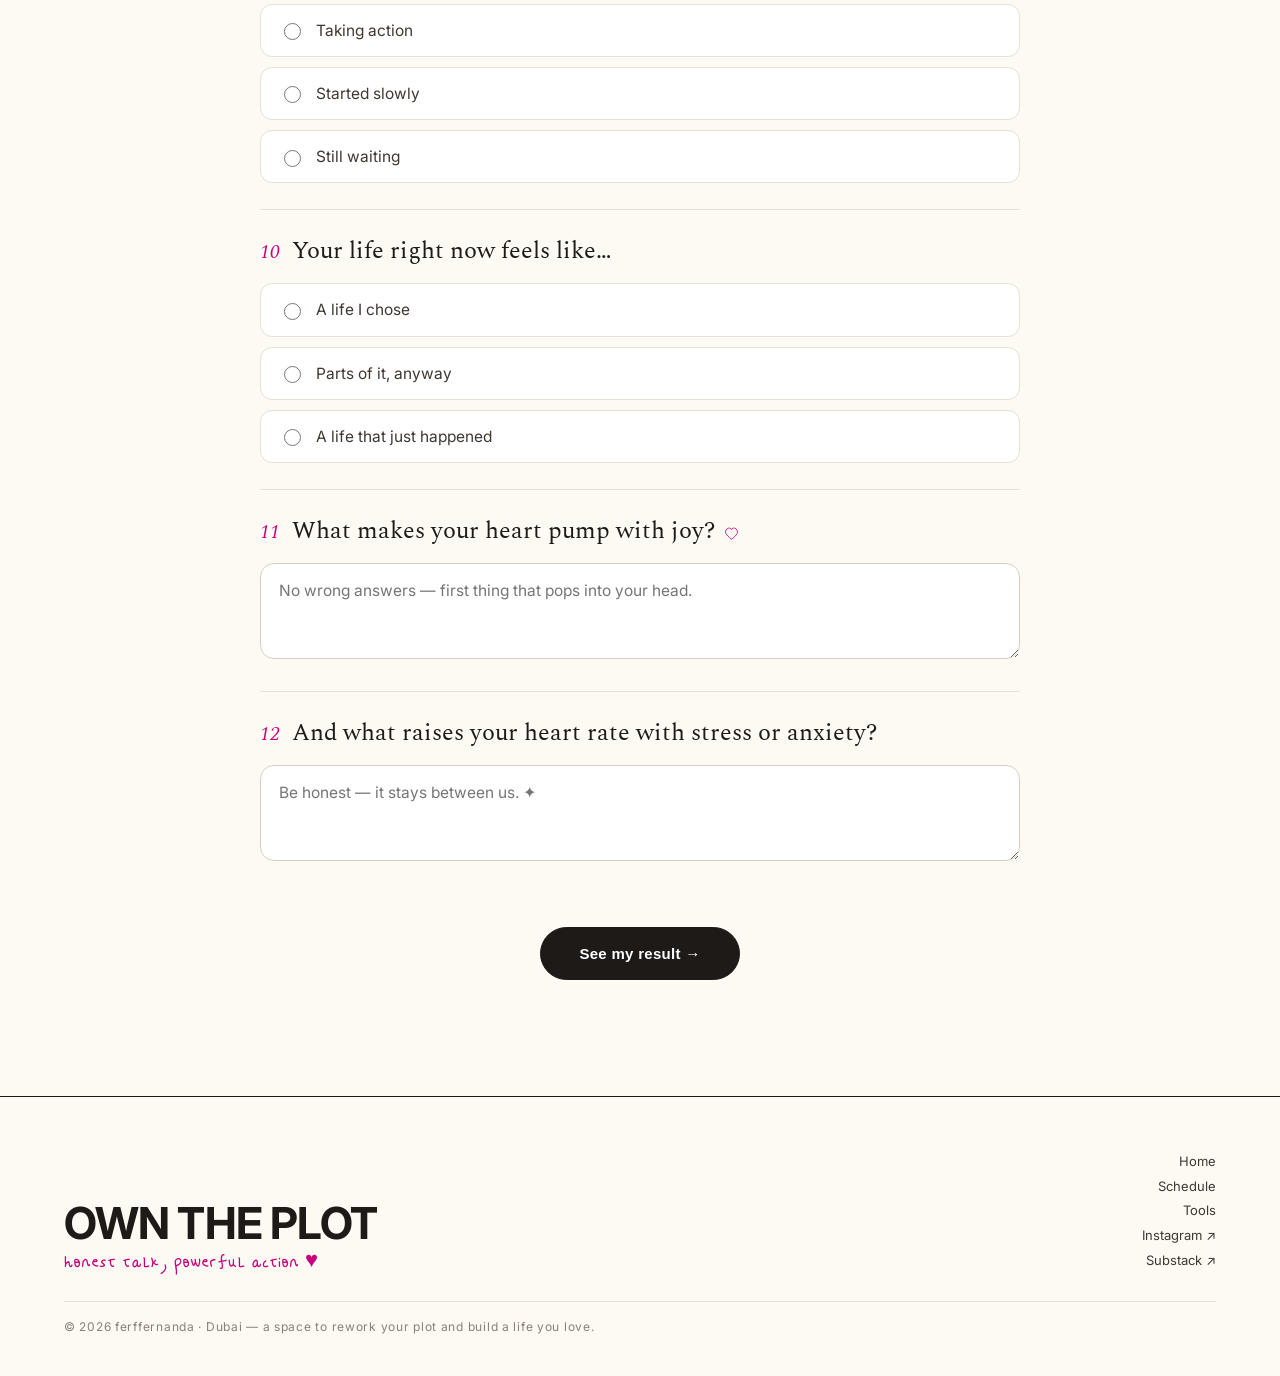
<file: check-in.html>
<!doctype html>
<html lang="en">
<head>
<meta charset="utf-8">
<meta name="viewport" content="width=device-width, initial-scale=1">
<title>The Honest Check-In — Own the Plot</title>
<meta name="description" content="A free, 12-question check-in to get honest about how you actually feel — your body, your choices, your everyday — with a personalised note at the end.">
<link rel="preconnect" href="https://fonts.googleapis.com">
<link rel="preconnect" href="https://fonts.gstatic.com" crossorigin>
<link rel="stylesheet" href="https://fonts.googleapis.com/css2?family=Inter:wght@400;500;600;700&family=Spectral:ital,wght@0,300;0,400;0,500;0,600;1,300;1,400&family=Caveat:wght@400;600;700&display=swap">
<link rel="icon" href="favicon.svg" type="image/svg+xml">
<link rel="icon" type="image/png" sizes="32x32" href="favicon-32.png">
<link rel="apple-touch-icon" href="favicon-180.png">
<link rel="stylesheet" href="styles.css">
</head>
<body>

<!-- HEADER -->
<header class="site-header">
  <nav class="nav">
    <a class="brand" href="index.html">
      <span class="mark">Own the Plot</span>
      <span class="by">by ferffernanda</span>
    </a>
    <input type="checkbox" id="navtoggle" class="nav-toggle">
    <div class="nav-links">
      <a href="index.html#talk">The plot</a>
      <a href="about.html">About</a>
      <a href="schedule.html">Schedule</a>
      <a href="privates.html">Privates</a>
      <a href="tools.html">Tools</a>
      <a href="https://ferffernanda.substack.com" target="_blank" rel="noopener">Plot Notes</a>
      <a class="cta" href="schedule.html">Book a class →</a>
    </div>
    <label for="navtoggle" class="nav-toggle-label" aria-label="Menu"><span></span><span></span><span></span></label>
  </nav>
</header>

<!-- PAGE HERO -->
<section class="page-hero ci-hero">
  <!-- floating illustrations -->
  <svg class="ci-deco" style="top:14%;left:7%;width:34px;animation-delay:.2s" viewBox="0 0 46 46" fill="#F3C6DF"><path d="M23 3 C25 18 28 21 43 23 C28 25 25 28 23 43 C21 28 18 25 3 23 C18 21 21 18 23 3 Z"/></svg>
  <svg class="ci-deco" style="top:22%;right:9%;width:26px;animation-delay:1.1s" viewBox="0 0 46 46" fill="#C9007E"><path d="M23 3 C25 18 28 21 43 23 C28 25 25 28 23 43 C21 28 18 25 3 23 C18 21 21 18 23 3 Z"/></svg>
  <svg class="ci-deco" style="bottom:16%;left:15%;width:30px;animation-delay:.7s" viewBox="0 0 54 54" fill="none" stroke="#C9007E" stroke-width="2"><path d="M27 46 C10 34 6 24 14 17 C19 12.5 25 14 27 19 C29 14 35 12.5 40 17 C48 24 44 34 27 46 Z"/></svg>
  <!-- saturn, kept on its own -->
  <svg class="ci-deco" style="bottom:20%;right:11%;width:40px;animation-delay:1.6s" viewBox="0 0 54 54" fill="none" stroke="#C9A9BC" stroke-width="1.8"><circle cx="27" cy="25" r="11"/><ellipse cx="27" cy="25" rx="23" ry="7" transform="rotate(-20 27 25)"/></svg>
  <div class="wrap">
    <div class="script" style="font-size:27px;margin-bottom:8px">free &amp; a little too honest ✦</div>
    <div class="display">The Honest Check-In<span class="pink">.</span></div>
    <p>Twelve quick questions to get real about how you actually feel right now — your body, your choices, your everyday. No judgement, no wrong answers, no one grading you. Just a little mirror, and a note from me at the end.</p>
  </div>
</section>

<!-- QUIZ -->
<section class="section">
  <div class="wrap">
    <div class="checkin">

      <!-- progress -->
      <div class="ci-progress-wrap">
        <div class="ci-bar"><div class="ci-bar-fill" id="ciFill"></div></div>
        <div class="ci-bar-label" id="ciProg">let's go ✦</div>
      </div>

      <!-- QUESTIONS + LEAD CAPTURE (one Netlify form) -->
      <form id="checkinForm" name="honest-check-in" method="POST" data-netlify="true" netlify-honeypot="bot-field" data-otp>
        <input type="hidden" name="form-name" value="honest-check-in">
        <input type="hidden" name="result" id="resultField" value="">
        <p style="display:none"><label>Don't fill this: <input name="bot-field"></label></p>

        <div class="ci-start">
          <p class="lead">First — who's checking in? ♥ I'll send your result and the occasional honest note. Nothing spammy, pinky promise.</p>
          <div class="ci-fields">
            <input type="text" name="name" placeholder="Your first name" aria-label="Your first name" required>
            <input type="email" name="email" placeholder="Your email" aria-label="Your email" required>
          </div>
        </div>

        <!-- Q1 -->
        <div class="q">
          <div class="qrow"><span class="qnum">01</span><span class="qtext">How does your body feel on a Monday morning?</span></div>
          <div class="opts">
            <label class="opt"><input type="radio" name="q1" value="Mostly okay" data-score="2" required> Mostly okay — I feel ready</label>
            <label class="opt"><input type="radio" name="q1" value="Depends on the week" data-score="1"> Depends on the week</label>
            <label class="opt"><input type="radio" name="q1" value="Dread, mostly" data-score="0"> Dread, mostly</label>
          </div>
        </div>

        <!-- Q2 -->
        <div class="q">
          <div class="qrow"><span class="qnum">02</span><span class="qtext">When your body sends you signals, what do you do?</span></div>
          <div class="opts">
            <label class="opt"><input type="radio" name="q2" value="I listen to them" data-score="2"> I listen to them</label>
            <label class="opt"><input type="radio" name="q2" value="I try to" data-score="1"> I try to</label>
            <label class="opt"><input type="radio" name="q2" value="I've been ignoring them" data-score="0"> I've been ignoring them</label>
          </div>
        </div>

        <!-- Q3 -->
        <div class="q">
          <div class="qrow"><span class="qnum">03</span><span class="qtext">Your decisions lately come mostly from…</span></div>
          <div class="opts">
            <label class="opt"><input type="radio" name="q3" value="My own values" data-score="2"> My own values</label>
            <label class="opt"><input type="radio" name="q3" value="A mix" data-score="1"> A mix</label>
            <label class="opt"><input type="radio" name="q3" value="What's expected of me" data-score="0"> What's expected of me</label>
          </div>
        </div>

        <!-- Q4 -->
        <div class="q">
          <div class="qrow"><span class="qnum">04</span><span class="qtext">When did you last do something that made you feel genuinely alive?</span></div>
          <div class="opts">
            <label class="opt"><input type="radio" name="q4" value="Recently" data-score="2"> Recently</label>
            <label class="opt"><input type="radio" name="q4" value="A while ago" data-score="1"> A while ago</label>
            <label class="opt"><input type="radio" name="q4" value="I can't remember" data-score="0"> I can't remember</label>
          </div>
        </div>

        <!-- Q5 -->
        <div class="q">
          <div class="qrow"><span class="qnum">05</span><span class="qtext">If no one was watching, would you live differently?</span></div>
          <div class="opts">
            <label class="opt"><input type="radio" name="q5" value="No, this is me" data-score="2"> No — this is already me</label>
            <label class="opt"><input type="radio" name="q5" value="A few things would change" data-score="1"> A few things would change</label>
            <label class="opt"><input type="radio" name="q5" value="A lot would change" data-score="0"> A lot would change</label>
          </div>
        </div>

        <!-- Q6 -->
        <div class="q">
          <div class="qrow"><span class="qnum">06</span><span class="qtext">Your daily routine mostly…</span></div>
          <div class="opts">
            <label class="opt"><input type="radio" name="q6" value="Takes care of me" data-score="2"> Takes care of me</label>
            <label class="opt"><input type="radio" name="q6" value="Depends" data-score="1"> Depends on the day</label>
            <label class="opt"><input type="radio" name="q6" value="Demands of me" data-score="0"> Demands of me</label>
          </div>
        </div>

        <!-- Q7 -->
        <div class="q">
          <div class="qrow"><span class="qnum">07</span><span class="qtext">Do you make time for yourself each week?</span></div>
          <div class="opts">
            <label class="opt"><input type="radio" name="q7" value="Yes, consistently" data-score="2"> Yes, consistently</label>
            <label class="opt"><input type="radio" name="q7" value="When I remember to" data-score="1"> When I remember to</label>
            <label class="opt"><input type="radio" name="q7" value="Not really" data-score="0"> Not really</label>
          </div>
          <div class="followup">
            <div class="fl">When you do — what does it look like? (pick any ♥)</div>
            <div class="chips-pick">
              <label class="chip-pick"><input type="checkbox" name="activities" value="Fitness"> Fitness</label>
              <label class="chip-pick"><input type="checkbox" name="activities" value="Pilates"> Pilates</label>
              <label class="chip-pick"><input type="checkbox" name="activities" value="Therapy"> Therapy</label>
              <label class="chip-pick"><input type="checkbox" name="activities" value="Cooking"> Cooking</label>
              <label class="chip-pick"><input type="checkbox" name="activities" value="Walking"> Walking</label>
            </div>
          </div>
        </div>

        <!-- Q8 -->
        <div class="q">
          <div class="qrow"><span class="qnum">08</span><span class="qtext">When you think about the next 12 months, you feel…</span></div>
          <div class="opts">
            <label class="opt"><input type="radio" name="q8" value="Excited" data-score="2"> Excited</label>
            <label class="opt"><input type="radio" name="q8" value="A bit of both" data-score="1"> A bit of both</label>
            <label class="opt"><input type="radio" name="q8" value="Heavy" data-score="0"> Heavy</label>
          </div>
        </div>

        <!-- Q9 -->
        <div class="q">
          <div class="qrow"><span class="qnum">09</span><span class="qtext">That change you've been putting off — where are you with it?</span></div>
          <div class="opts">
            <label class="opt"><input type="radio" name="q9" value="Taking action" data-score="2"> Taking action</label>
            <label class="opt"><input type="radio" name="q9" value="Started slowly" data-score="1"> Started slowly</label>
            <label class="opt"><input type="radio" name="q9" value="Still waiting" data-score="0"> Still waiting</label>
          </div>
        </div>

        <!-- Q10 -->
        <div class="q">
          <div class="qrow"><span class="qnum">10</span><span class="qtext">Your life right now feels like…</span></div>
          <div class="opts">
            <label class="opt"><input type="radio" name="q10" value="I chose this" data-score="2"> A life I chose</label>
            <label class="opt"><input type="radio" name="q10" value="Parts of it" data-score="1"> Parts of it, anyway</label>
            <label class="opt"><input type="radio" name="q10" value="It just happened" data-score="0"> A life that just happened</label>
          </div>
        </div>

        <!-- Q11 -->
        <div class="q">
          <div class="qrow"><span class="qnum">11</span><span class="qtext">What makes your heart pump with joy? <svg width="19" height="19" viewBox="0 0 54 54" fill="none" stroke="#C9007E" stroke-width="2.4" style="vertical-align:middle"><path d="M27 46 C10 34 6 24 14 17 C19 12.5 25 14 27 19 C29 14 35 12.5 40 17 C48 24 44 34 27 46 Z"/></svg></span></div>
          <textarea name="joy" placeholder="No wrong answers — first thing that pops into your head."></textarea>
        </div>

        <!-- Q12 -->
        <div class="q">
          <div class="qrow"><span class="qnum">12</span><span class="qtext">And what raises your heart rate with stress or anxiety?</span></div>
          <textarea name="anxiety" placeholder="Be honest — it stays between us. ✦"></textarea>
        </div>

        <div class="ci-submit">
          <button type="submit" class="pill-dark" style="font-size:15px;padding:17px 38px">See my result →</button>
          <div class="ci-error" id="ciError"></div>
        </div>
      </form>

      <!-- RESULT -->
      <div class="ci-result" id="ciResult" style="display:none">
        <svg class="ci-spark" style="top:-6px;left:12%;width:30px;animation-delay:.2s" viewBox="0 0 46 46" fill="#F3C6DF"><path d="M23 3 C25 18 28 21 43 23 C28 25 25 28 23 43 C21 28 18 25 3 23 C18 21 21 18 23 3 Z"/></svg>
        <svg class="ci-spark" style="top:30px;right:14%;width:22px;animation-delay:1s" viewBox="0 0 46 46" fill="#C9007E"><path d="M23 3 C25 18 28 21 43 23 C28 25 25 28 23 43 C21 28 18 25 3 23 C18 21 21 18 23 3 Z"/></svg>
        <div class="tier-meter" id="tierMeter"><span></span><span></span><span></span></div>
        <div class="tier-sticker" id="tierKicker"></div>
        <div class="tier-title" id="tierTitle"></div>
        <div class="tier-body" id="tierBody"></div>
        <div class="tier-actions">
          <a class="pill-dark" href="https://instagram.com/ferffernanda" target="_blank" rel="noopener">DM me on Instagram →</a>
          <a class="pill-out" href="schedule.html">Move with me →</a>
        </div>
        <p class="form-fine" style="margin-top:26px">Your result just landed in your inbox too. ♥</p>
      </div>

    </div>
  </div>
</section>

<!-- FOOTER -->
<footer class="site-footer">
  <div class="footer-top">
    <div class="footer-brand">
      <div class="big">Own the Plot</div>
      <div class="script">honest talk, powerful action ♥</div>
    </div>
    <div class="footer-links">
      <a href="index.html">Home</a>
      <a href="schedule.html">Schedule</a>
      <a href="tools.html">Tools</a>
      <a href="https://instagram.com/ferffernanda" target="_blank" rel="noopener">Instagram ↗</a>
      <a href="https://ferffernanda.substack.com" target="_blank" rel="noopener">Substack ↗</a>
    </div>
  </div>
  <div class="footer-fine">© 2026 ferffernanda · Dubai — a space to rework your plot and build a life you love.</div>
</footer>

<script>
(function(){
  var form=document.getElementById('checkinForm');
  var errorEl=document.getElementById('ciError');
  var fill=document.getElementById('ciFill');
  var prog=document.getElementById('ciProg');
  var TIERS={
    aligned:{
      kicker:'mostly aligned ✦',
      title:"You're more aligned than you think.",
      body:"Look at you. Most of your life already fits — your body, your choices, your time. That's not luck, it's you paying attention. The work now isn't a big overhaul; it's getting specific. Name the one or two things that still feel off and actually move on them. Don't let “pretty good” quietly talk you out of “really good.”",
      meter:3
    },
    crossroads:{
      kicker:'at the crossroads ✦',
      title:"You're standing at a crossroads.",
      body:"Some parts of your life fit like they're yours. Others feel borrowed. That mix is normal — and it usually means you're between two versions of your life, not stuck at zero. This is the moment to choose a direction on purpose, instead of letting the week choose for you. You don't need the whole map. You need the next honest step.",
      meter:2
    },
    moment:{
      kicker:'this is the moment ✦',
      title:"This is your moment.",
      body:"Okay — real talk. A lot of this isn't feeling like yours right now, and some part of you knew that before the quiz. That's not a verdict, it's a starting line. You don't need a five-year plan or anyone's permission. You need one small, honest move this week that reminds you you're allowed to want more. Start there. I've got you.",
      meter:1
    }
  };

  function answeredCount(){
    var done=0;
    for(var i=1;i<=10;i++){ if(form.querySelector('input[name="q'+i+'"]:checked')) done++; }
    return done;
  }
  function updateProgress(){
    var done=answeredCount();
    fill.style.width=(done/10*100)+'%';
    if(done===0) prog.textContent='let’s go ✦';
    else if(done<10) prog.textContent=done+'/10';
    else prog.textContent='done — see it ♥';
  }
  form.addEventListener('change', updateProgress);

  function scoreAndTier(){
    var total=0;
    for(var i=1;i<=10;i++){
      var sel=form.querySelector('input[name="q'+i+'"]:checked');
      if(sel) total+=parseInt(sel.getAttribute('data-score'),10);
    }
    return total>=14 ? 'aligned' : (total>=7 ? 'crossroads' : 'moment');
  }
  function firstUnanswered(){
    for(var i=1;i<=10;i++){ if(!form.querySelector('input[name="q'+i+'"]:checked')) return i; }
    return 0;
  }
  function showResult(key){
    var t=TIERS[key];
    document.getElementById('tierKicker').textContent=t.kicker;
    document.getElementById('tierTitle').textContent=t.title;
    document.getElementById('tierBody').textContent=t.body;
    document.querySelectorAll('#tierMeter span').forEach(function(d,idx){ d.classList.toggle('on', idx < t.meter); });
    form.style.display='none';
    document.querySelector('.ci-progress-wrap').style.display='none';
    var r=document.getElementById('ciResult');
    r.style.display='block';
    r.scrollIntoView({behavior:'smooth',block:'start'});
  }

  form.addEventListener('submit',function(e){
    e.preventDefault();
    errorEl.textContent='';
    var name=form.querySelector('input[name="name"]').value.trim();
    var email=form.querySelector('input[name="email"]').value.trim();
    if(!name||!email){ errorEl.textContent='Pop your name and email in up top first ♥'; form.querySelector('.ci-start').scrollIntoView({behavior:'smooth',block:'center'}); return; }
    var missing=firstUnanswered();
    if(missing){ errorEl.textContent='Just question '+missing+' left — then you’re done ✦'; var q=form.querySelectorAll('.q')[missing-1]; if(q) q.scrollIntoView({behavior:'smooth',block:'center'}); return; }

    var key=scoreAndTier();
    document.getElementById('resultField').value=TIERS[key].title;
    var btn=form.querySelector('button[type=submit]'); if(btn){btn.textContent='One sec…';btn.disabled=true;}
    fetch('/',{method:'POST',headers:{'Content-Type':'application/x-www-form-urlencoded'},body:new URLSearchParams(new FormData(form)).toString()})
      .then(function(){ showResult(key); })
      .catch(function(){ showResult(key); });
  });
})();
</script>
</body>
</html>
</file>
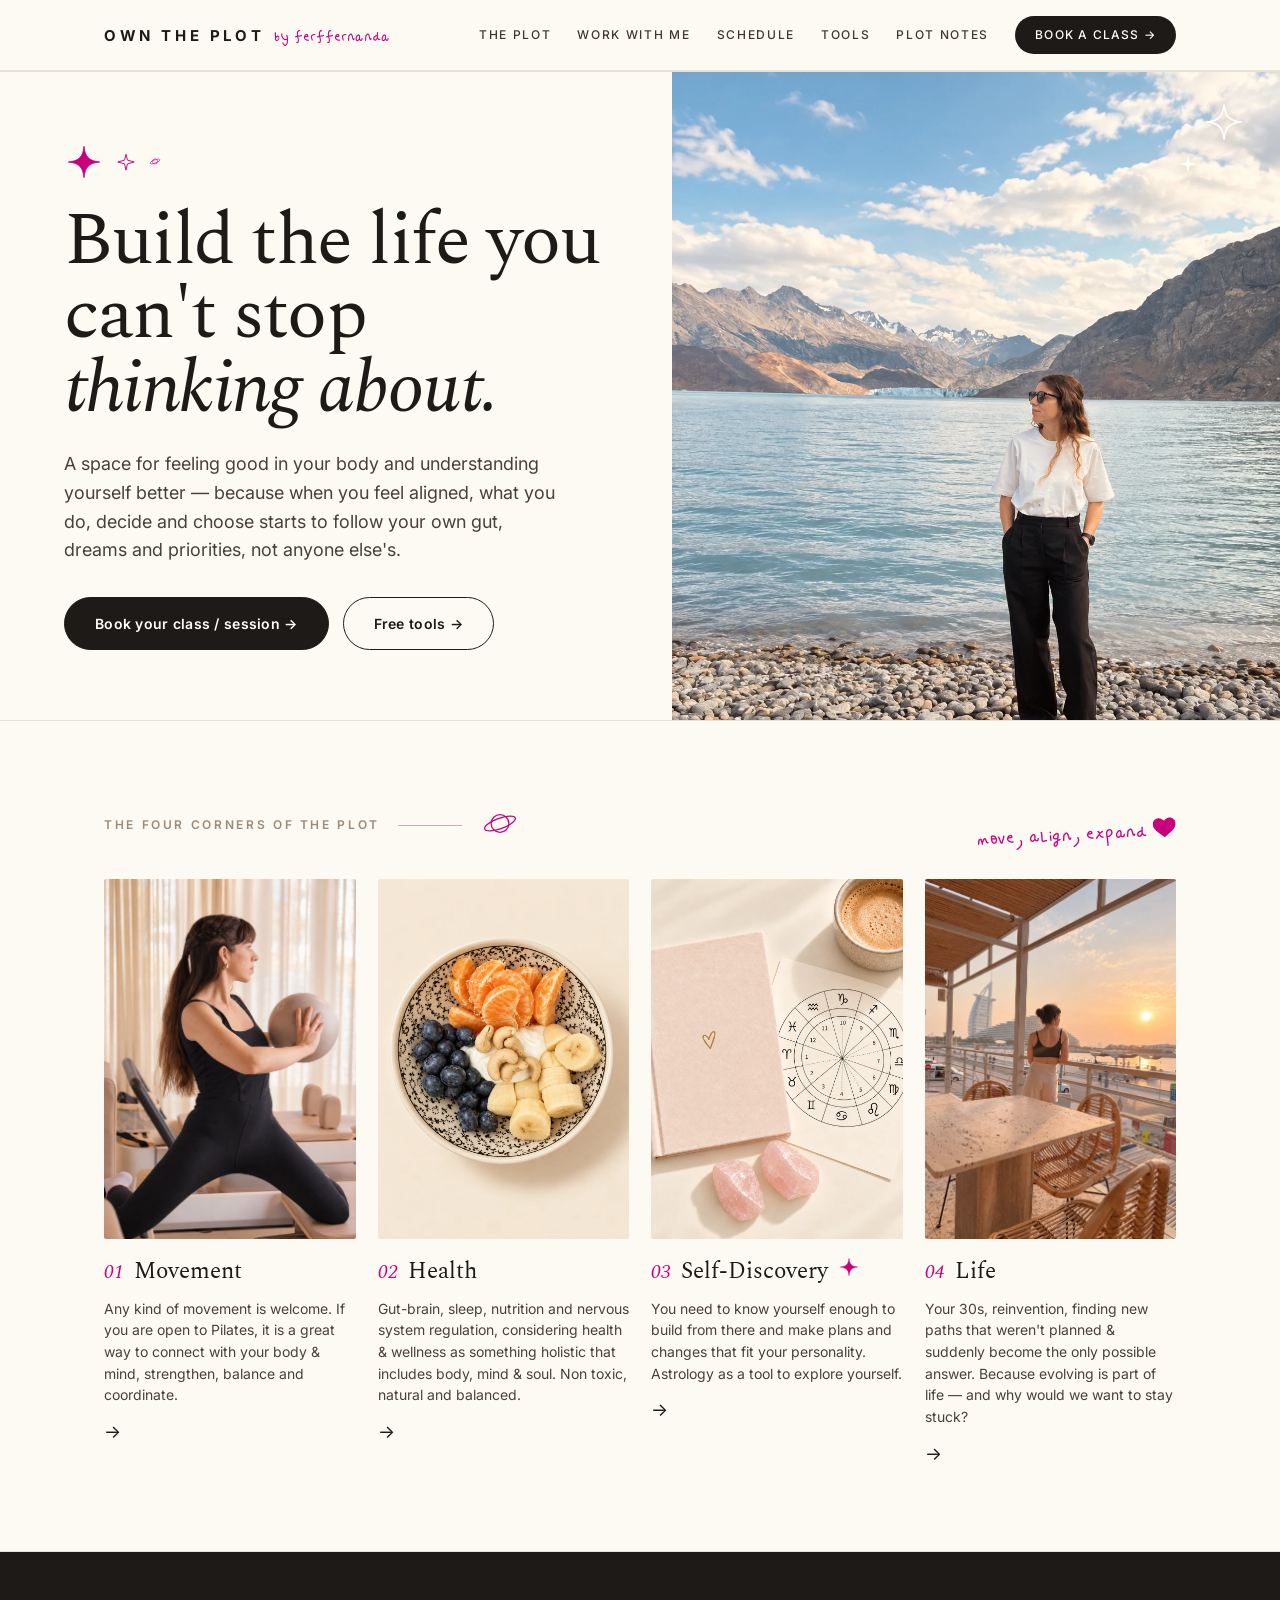
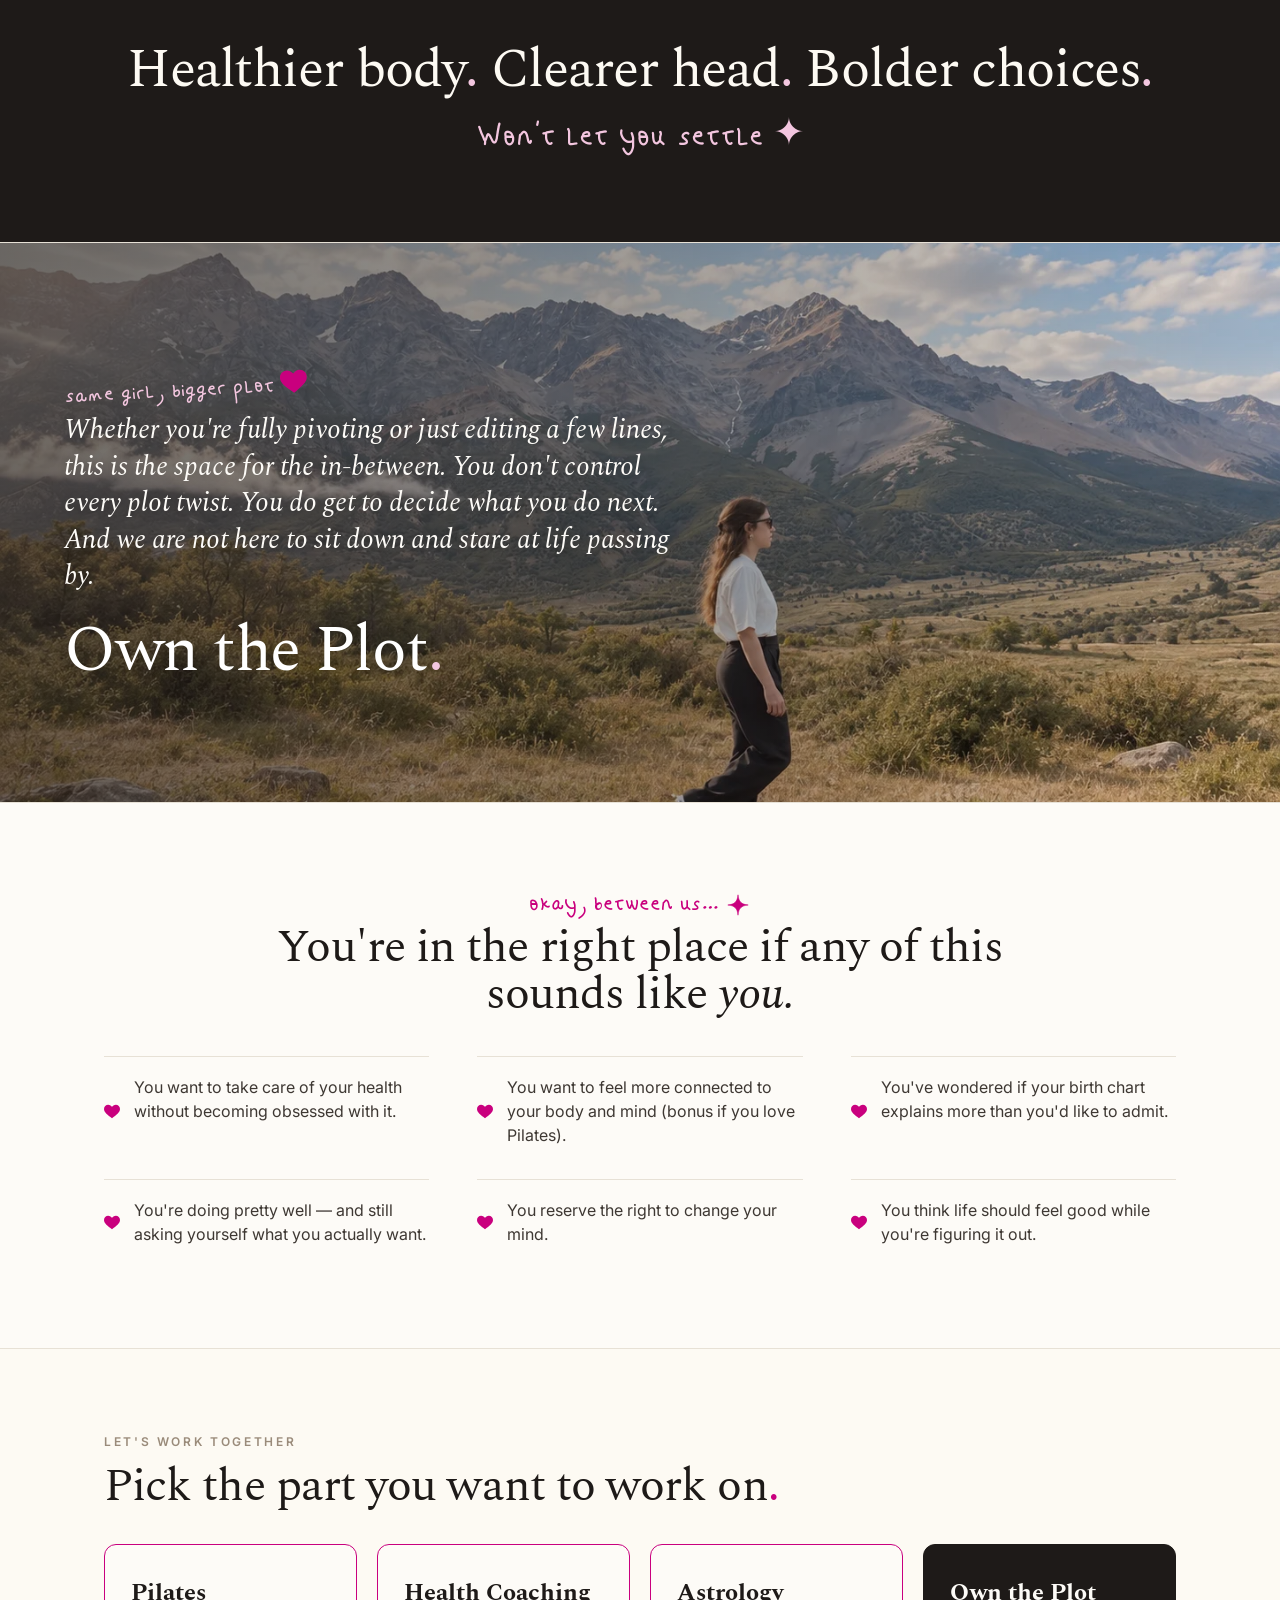
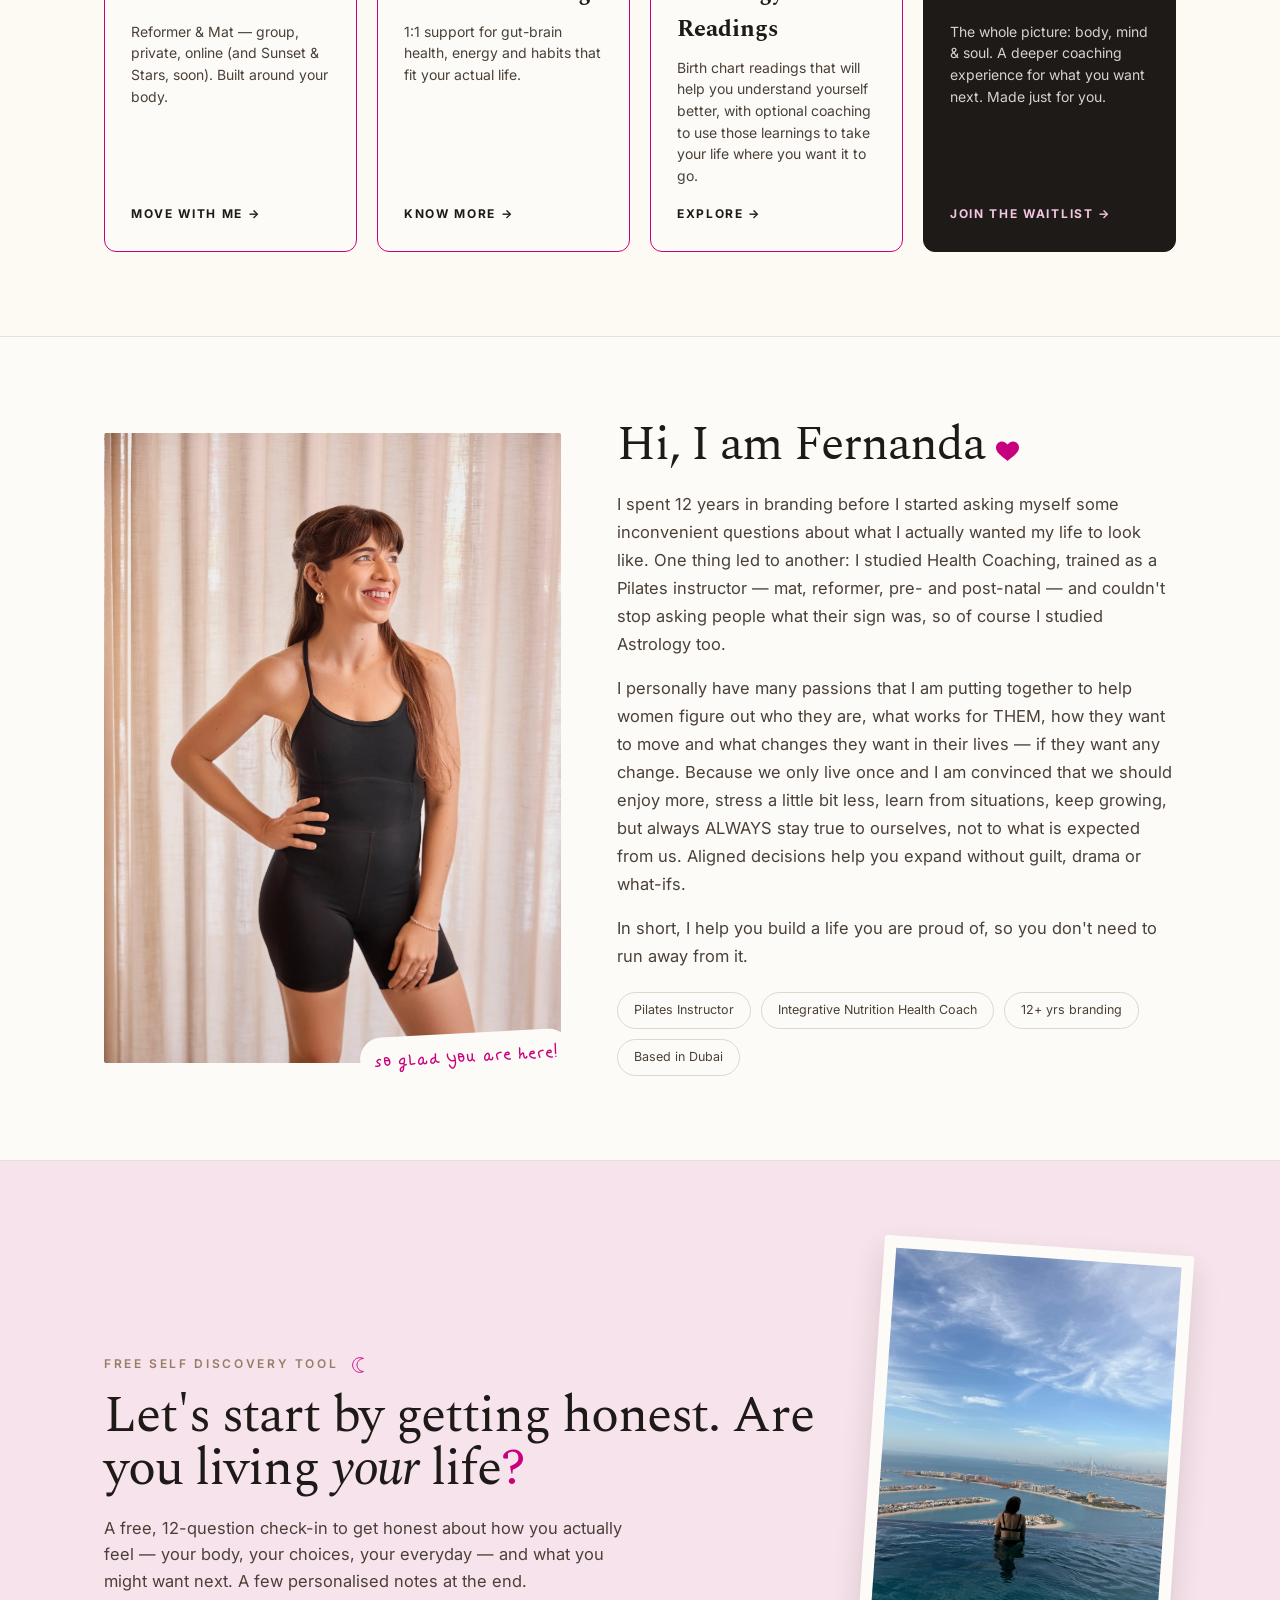
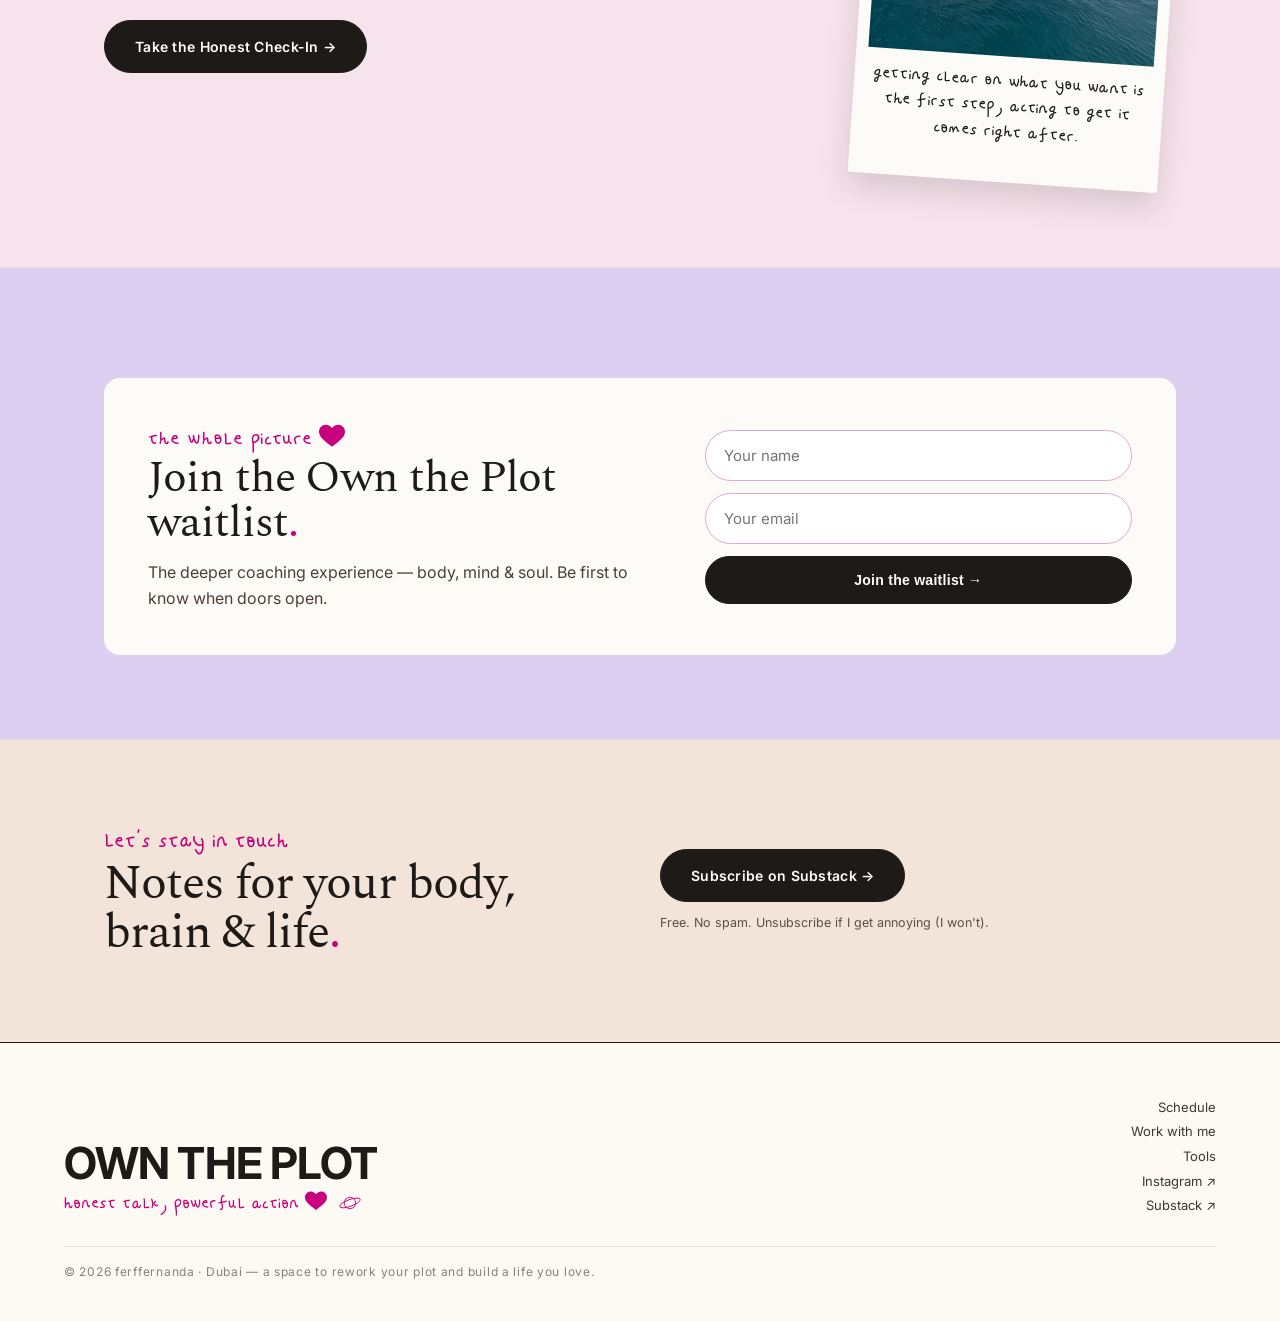
<file: index_1.html>
<!doctype html>
<html lang="en">
<head>
<meta charset="utf-8">
<meta name="viewport" content="width=device-width, initial-scale=1">
<title>Own the Plot — ferffernanda</title>
<meta name="description" content="Build the life you can't stop thinking about. Pilates, health, astrology & self-discovery for women in their 30s, by ferffernanda in Dubai.">
<link rel="preconnect" href="https://fonts.googleapis.com">
<link rel="preconnect" href="https://fonts.gstatic.com" crossorigin>
<link rel="stylesheet" href="https://fonts.googleapis.com/css2?family=Inter:wght@400;500;600;700&family=Spectral:ital,wght@0,300;0,400;0,500;0,600;1,300;1,400&family=Caveat:wght@400;600;700&display=swap">
<link rel="icon" href="favicon.svg" type="image/svg+xml">
<link rel="icon" type="image/png" sizes="32x32" href="favicon-32.png">
<link rel="apple-touch-icon" href="favicon-180.png">
<link rel="stylesheet" href="styles.css">
</head>
<body>

<!-- HEADER -->
<header class="site-header">
  <nav class="nav">
    <a class="brand" href="index.html">
      <span class="mark">Own the Plot</span>
      <span class="by">by ferffernanda</span>
    </a>
    <input type="checkbox" id="navtoggle" class="nav-toggle">
    <div class="nav-links">
      <a href="#talk">The plot</a>
      <a href="#work">Work with me</a>
      <a href="schedule.html">Schedule</a>
      <a href="tools.html">Tools</a>
      <a href="https://ferffernanda.substack.com" target="_blank" rel="noopener">Plot Notes</a>
      <a class="cta" href="schedule.html">Book a class →</a>
    </div>
    <label for="navtoggle" class="nav-toggle-label" aria-label="Menu"><span></span><span></span><span></span></label>
  </nav>
</header>

<!-- HERO -->
<section class="hero">
  <div class="hero-copy">
    <div class="sparkle-row">
      <svg width="40" height="40" viewBox="0 0 46 46" fill="#C9007E" stroke="#C9007E" stroke-width="1" stroke-linejoin="round"><path d="M23 5 C24 17 29 22 41 23 C29 24 24 29 23 41 C22 29 17 24 5 23 C17 22 22 17 23 5 Z"/></svg>
      <svg width="22" height="22" viewBox="0 0 46 46" fill="none" stroke="#C9007E" stroke-width="2" stroke-linejoin="round"><path d="M23 7 26 19 40 23 26 27 23 40 20 27 6 23 20 19 Z"/></svg>
      <svg width="14" height="14" viewBox="0 0 54 54" fill="none" stroke="#C9007E" stroke-width="2.2"><circle cx="27" cy="25" r="10"/><ellipse cx="27" cy="25" rx="20" ry="6" transform="rotate(-20 27 25)"/></svg>
    </div>
    <h1>Build the life you can't stop <span class="it">thinking about.</span></h1>
    <p>A space for feeling good in your body and understanding yourself better — because when you feel aligned, what you do, decide and choose starts to follow your own gut, dreams and priorities, not anyone else's.</p>
    <div class="hero-actions">
      <a href="schedule.html" class="pill-dark">Book your class / session →</a>
      <a href="tools.html" class="pill-out">Free tools →</a>
    </div>
  </div>
  <div class="hero-img">
    <img src="images/hero-lake.webp" alt="Fernanda by a lake in the mountains">
    <svg class="float-ill" style="top:28px;right:34px" width="44" height="44" viewBox="0 0 46 46" fill="none" stroke="#fff" stroke-width="1.6" stroke-linejoin="round"><path d="M23 5 C24 17 29 22 41 23 C29 24 24 29 23 41 C22 29 17 24 5 23 C17 22 22 17 23 5 Z"/></svg>
    <svg class="float-ill" style="top:82px;right:82px" width="20" height="20" viewBox="0 0 46 46" fill="#fff" stroke="#fff" stroke-width="1"><path d="M23 7 26 19 40 23 26 27 23 40 20 27 6 23 20 19 Z"/></svg>
  </div>
</section>

<!-- FOUR CORNERS -->
<section class="section" id="talk">
  <div class="wrap">
    <div class="section-head">
      <div style="display:flex;align-items:center;gap:18px;">
        <span class="eyebrow">The four corners of the plot</span>
        <span class="line"></span>
        <svg width="40" height="40" viewBox="0 0 54 54" fill="none" stroke="#C9007E" stroke-width="1.7"><circle cx="27" cy="25" r="12"/><ellipse cx="27" cy="25" rx="22" ry="7" transform="rotate(-20 27 25)"/></svg>
      </div>
      <span class="script" style="font-size:23px;transform:rotate(-3deg)">move, align, expand <svg class="hrt" viewBox="0 0 32 29" fill="currentColor" aria-hidden="true"><path d="M23.6 2C20.9 2 18.5 3.4 16 6 13.5 3.4 11.1 2 8.4 2 3.8 2 0 5.8 0 10.4 0 17.6 7.6 22 16 29 24.4 22 32 17.6 32 10.4 32 5.8 28.2 2 23.6 2Z"/></svg></span>
    </div>
    <div class="corners">
      <div class="corner">
        <img src="images/corner-movement.webp" alt="Movement — Pilates" style="object-position:50% 14%">
        <div class="row"><span class="num">01</span><span class="ctitle">Movement</span></div>
        <p>Any kind of movement is welcome. If you are open to Pilates, it is a great way to connect with your body &amp; mind, strengthen, balance and coordinate.</p>
        <a href="schedule.html" style="font-size:18px">→</a>
      </div>
      <div class="corner">
        <img src="images/corner-health.webp" alt="Health">
        <div class="row"><span class="num">02</span><span class="ctitle">Health</span></div>
        <p>Gut-brain, sleep, nutrition and nervous system regulation, considering health &amp; wellness as something holistic that includes body, mind &amp; soul. Non toxic, natural and balanced.</p>
        <a href="#work" style="font-size:18px">→</a>
      </div>
      <div class="corner">
        <img src="images/corner-selfdiscovery.webp" alt="Self-Discovery">
        <div class="row"><span class="num">03</span><span class="ctitle">Self-Discovery</span> <svg width="22" height="22" viewBox="0 0 46 46" fill="#C9007E" stroke="#C9007E" stroke-width="1" stroke-linejoin="round"><path d="M23 5 C24 17 29 22 41 23 C29 24 24 29 23 41 C22 29 17 24 5 23 C17 22 22 17 23 5 Z"/></svg></div>
        <p>You need to know yourself enough to build from there and make plans and changes that fit your personality. Astrology as a tool to explore yourself.</p>
        <a href="#work" style="font-size:18px">→</a>
      </div>
      <div class="corner">
        <img src="images/corner-life.webp" alt="Life">
        <div class="row"><span class="num">04</span><span class="ctitle">Life</span></div>
        <p>Your 30s, reinvention, finding new paths that weren't planned &amp; suddenly become the only possible answer. Because evolving is part of life — and why would we want to stay stuck?</p>
        <a href="#notes" style="font-size:18px">→</a>
      </div>
    </div>
  </div>
</section>

<!-- STATEMENT BAND -->
<section style="background:#1E1A18;color:#FDFAF3;padding:clamp(56px,8vw,88px) var(--gutter);text-align:center;border-top:1px solid #E7E1D6;">
  <div class="serif" style="font-size:clamp(30px,5vw,54px);line-height:1.12;letter-spacing:-.02em;">Healthier body<span style="color:#F3C6DF">.</span> Clearer head<span style="color:#F3C6DF">.</span> Bolder choices<span style="color:#F3C6DF">.</span></div>
  <div class="script" style="font-size:clamp(26px,3.4vw,38px);color:#F3C6DF;margin-top:14px;">Won't let you settle ✦</div>
</section>

<!-- MOUNTAIN BAND -->
<section class="band">
  <img src="images/mountain.webp" alt="Fernanda walking in the mountains">
  <div class="scrim"></div>
  <div class="band-copy">
    <div class="script">same girl, bigger plot <svg class="hrt" viewBox="0 0 32 29" fill="currentColor" aria-hidden="true"><path d="M23.6 2C20.9 2 18.5 3.4 16 6 13.5 3.4 11.1 2 8.4 2 3.8 2 0 5.8 0 10.4 0 17.6 7.6 22 16 29 24.4 22 32 17.6 32 10.4 32 5.8 28.2 2 23.6 2Z"/></svg></div>
    <p class="lead">Whether you're fully pivoting or just editing a few lines, this is the space for the in-between. You don't control every plot twist. You do get to decide what you do next. And we are not here to sit down and stare at life passing by.</p>
    <div class="big">Own the Plot<span style="color:#F3C6DF">.</span></div>
  </div>
</section>

<!-- FOR YOU IF -->
<section class="section section-paper">
  <div class="wrap">
    <div class="center-head">
      <div class="script" style="font-size:28px;margin-bottom:6px">okay, between us… <svg width="26" height="26" viewBox="0 0 46 46" fill="#C9007E" stroke="#C9007E" stroke-width="1" stroke-linejoin="round" style="vertical-align:middle"><path d="M23 5 C24 17 29 22 41 23 C29 24 24 29 23 41 C22 29 17 24 5 23 C17 22 22 17 23 5 Z"/></svg></div>
      <div class="display">You're in the right place if any of this sounds like <span class="it">you.</span></div>
    </div>
    <div class="foryou">
      <div class="item"><span class="h"><svg class="hrt" viewBox="0 0 32 29" fill="currentColor" aria-hidden="true"><path d="M23.6 2C20.9 2 18.5 3.4 16 6 13.5 3.4 11.1 2 8.4 2 3.8 2 0 5.8 0 10.4 0 17.6 7.6 22 16 29 24.4 22 32 17.6 32 10.4 32 5.8 28.2 2 23.6 2Z"/></svg></span><span class="t">You want to take care of your health without becoming obsessed with it.</span></div>
      <div class="item"><span class="h"><svg class="hrt" viewBox="0 0 32 29" fill="currentColor" aria-hidden="true"><path d="M23.6 2C20.9 2 18.5 3.4 16 6 13.5 3.4 11.1 2 8.4 2 3.8 2 0 5.8 0 10.4 0 17.6 7.6 22 16 29 24.4 22 32 17.6 32 10.4 32 5.8 28.2 2 23.6 2Z"/></svg></span><span class="t">You want to feel more connected to your body and mind (bonus if you love Pilates).</span></div>
      <div class="item"><span class="h"><svg class="hrt" viewBox="0 0 32 29" fill="currentColor" aria-hidden="true"><path d="M23.6 2C20.9 2 18.5 3.4 16 6 13.5 3.4 11.1 2 8.4 2 3.8 2 0 5.8 0 10.4 0 17.6 7.6 22 16 29 24.4 22 32 17.6 32 10.4 32 5.8 28.2 2 23.6 2Z"/></svg></span><span class="t">You've wondered if your birth chart explains more than you'd like to admit.</span></div>
      <div class="item"><span class="h"><svg class="hrt" viewBox="0 0 32 29" fill="currentColor" aria-hidden="true"><path d="M23.6 2C20.9 2 18.5 3.4 16 6 13.5 3.4 11.1 2 8.4 2 3.8 2 0 5.8 0 10.4 0 17.6 7.6 22 16 29 24.4 22 32 17.6 32 10.4 32 5.8 28.2 2 23.6 2Z"/></svg></span><span class="t">You're doing pretty well — and still asking yourself what you actually want.</span></div>
      <div class="item"><span class="h"><svg class="hrt" viewBox="0 0 32 29" fill="currentColor" aria-hidden="true"><path d="M23.6 2C20.9 2 18.5 3.4 16 6 13.5 3.4 11.1 2 8.4 2 3.8 2 0 5.8 0 10.4 0 17.6 7.6 22 16 29 24.4 22 32 17.6 32 10.4 32 5.8 28.2 2 23.6 2Z"/></svg></span><span class="t">You reserve the right to change your mind.</span></div>
      <div class="item"><span class="h"><svg class="hrt" viewBox="0 0 32 29" fill="currentColor" aria-hidden="true"><path d="M23.6 2C20.9 2 18.5 3.4 16 6 13.5 3.4 11.1 2 8.4 2 3.8 2 0 5.8 0 10.4 0 17.6 7.6 22 16 29 24.4 22 32 17.6 32 10.4 32 5.8 28.2 2 23.6 2Z"/></svg></span><span class="t">You think life should feel good while you're figuring it out.</span></div>
    </div>
  </div>
</section>

<!-- WORK WITH ME -->
<section class="section" id="work">
  <div class="wrap">
    <div class="section-head">
      <div>
        <div class="eyebrow" style="margin-bottom:12px">Let's work together</div>
        <div class="display" style="font-size:clamp(30px,5vw,46px)">Pick the part you want to work on<span class="pink">.</span></div>
      </div>
    </div>
    <div class="cards4">
      <div class="wcard">
        <h3>Pilates</h3>
        <p>Reformer &amp; Mat — group, private, online (and Sunset &amp; Stars, soon). Built around your body.</p>
        <a class="go" href="schedule.html">Move with me →</a>
      </div>
      <div class="wcard">
        <h3>Health Coaching</h3>
        <p>1:1 support for gut-brain health, energy and habits that fit your actual life.</p>
        <a class="go" href="https://wa.me/971581919647?text=Hi%20Fernanda!%20I%27m%20interested%20in%20health%20coaching." target="_blank" rel="noopener">Know more →</a>
      </div>
      <div class="wcard">
        <h3>Astrology Readings</h3>
        <p>Birth chart readings that will help you understand yourself better, with optional coaching to use those learnings to take your life where you want it to go.</p>
        <a class="go" href="https://wa.me/971581919647?text=Hi%20Fernanda!%20I%27d%20love%20to%20book%20an%20astrology%20reading." target="_blank" rel="noopener">Explore →</a>
      </div>
      <div class="wcard dark">
        <h3>Own the Plot</h3>
        <p>The whole picture: body, mind &amp; soul. A deeper coaching experience for what you want next. Made just for you.</p>
        <a class="go" href="#waitlist" style="color:#F3C6DF">Join the waitlist →</a>
      </div>
    </div>
  </div>
</section>

<!-- ABOUT -->
<section class="section section-paper" id="about">
  <div class="wrap">
    <div class="about">
      <div class="photo">
        <img src="images/about-fernanda.webp" alt="Fernanda">
        <span class="note">so glad you are here!</span>
      </div>
      <div>
        <h2>Hi, I am Fernanda <span class="script" style="font-size:23px"><svg class="hrt" viewBox="0 0 32 29" fill="currentColor" aria-hidden="true"><path d="M23.6 2C20.9 2 18.5 3.4 16 6 13.5 3.4 11.1 2 8.4 2 3.8 2 0 5.8 0 10.4 0 17.6 7.6 22 16 29 24.4 22 32 17.6 32 10.4 32 5.8 28.2 2 23.6 2Z"/></svg></span></h2>
        <p>I spent 12 years in branding before I started asking myself some inconvenient questions about what I actually wanted my life to look like. One thing led to another: I studied Health Coaching, trained as a Pilates instructor — mat, reformer, pre- and post-natal — and couldn't stop asking people what their sign was, so of course I studied Astrology too.</p>
        <p>I personally have many passions that I am putting together to help women figure out who they are, what works for THEM, how they want to move and what changes they want in their lives — if they want any change. Because we only live once and I am convinced that we should enjoy more, stress a little bit less, learn from situations, keep growing, but always ALWAYS stay true to ourselves, not to what is expected from us. Aligned decisions help you expand without guilt, drama or what-ifs.</p>
        <p>In short, I help you build a life you are proud of, so you don't need to run away from it.</p>
        <div class="pills">
          <span>Pilates Instructor</span>
          <span>Integrative Nutrition Health Coach</span>
          <span>12+ yrs branding</span>
          <span>Based in Dubai</span>
        </div>
      </div>
    </div>
  </div>
</section>

<!-- FREEBIE -->
<section class="section section-pink">
  <div class="wrap">
    <div class="freebie">
      <div>
        <div class="eyebrow" style="color:#9A7B66;margin-bottom:14px">Free self discovery tool <svg width="20" height="20" viewBox="0 0 46 46" fill="none" stroke="#C9007E" stroke-width="2" style="vertical-align:middle;margin-left:6px"><path d="M31 8 A17 17 0 1 0 31 38 A13 13 0 1 1 31 8 Z"/></svg></div>
        <div class="display">Let's start by getting honest. Are you living <span class="it">your</span> life<span class="pink">?</span></div>
        <p>A free, 12-question check-in to get honest about how you actually feel — your body, your choices, your everyday — and what you might want next. A few personalised notes at the end.</p>
        <a href="https://honest-checkin-ferffernanda.netlify.app/" target="_blank" rel="noopener" class="pill-dark" style="margin-top:26px">Take the Honest Check-In →</a>
      </div>
      <div>
        <div class="polaroid">
          <img src="images/polaroid-dubai.webp" alt="Dubai">
          <div class="cap">getting clear on what you want is the first step, acting to get it comes right after.</div>
        </div>
      </div>
    </div>
  </div>
</section>

<!-- OWN THE PLOT — WAITLIST -->
<section class="section" id="waitlist" style="background:#DCCFF2">
  <div class="wrap">
    <div class="waitlist" style="background:#FDFBF7">
      <div>
        <div class="script" style="font-size:26px;margin-bottom:6px">the whole picture <svg class="hrt" viewBox="0 0 32 29" fill="currentColor" aria-hidden="true"><path d="M23.6 2C20.9 2 18.5 3.4 16 6 13.5 3.4 11.1 2 8.4 2 3.8 2 0 5.8 0 10.4 0 17.6 7.6 22 16 29 24.4 22 32 17.6 32 10.4 32 5.8 28.2 2 23.6 2Z"/></svg></div>
        <div class="display" style="font-size:clamp(30px,4vw,44px)">Join the Own the Plot waitlist<span class="pink">.</span></div>
        <p>The deeper coaching experience — body, mind &amp; soul. Be first to know when doors open.</p>
      </div>
      <div>
        <form name="own-the-plot-waitlist" method="POST" data-netlify="true" netlify-honeypot="bot-field" data-otp>
          <input type="hidden" name="form-name" value="own-the-plot-waitlist">
          <p style="display:none"><label>Don't fill this: <input name="bot-field"></label></p>
          <input type="text" name="name" placeholder="Your name" aria-label="Your name" required>
          <input type="email" name="email" placeholder="Your email" aria-label="Your email" required>
          <button type="submit" class="pill-dark" style="justify-content:center">Join the waitlist →</button>
        </form>
        <div class="form-done" style="display:none">
          <div class="script" style="font-size:26px;color:#C9007E">yay — you're in <svg class="hrt" viewBox="0 0 32 29" fill="currentColor" aria-hidden="true"><path d="M23.6 2C20.9 2 18.5 3.4 16 6 13.5 3.4 11.1 2 8.4 2 3.8 2 0 5.8 0 10.4 0 17.6 7.6 22 16 29 24.4 22 32 17.6 32 10.4 32 5.8 28.2 2 23.6 2Z"/></svg></div>
          <p style="margin:6px 0 0;font-size:16px;color:#4A4038">You're on the Own the Plot waitlist. I'll be in touch the moment doors open.</p>
        </div>
      </div>
    </div>
  </div>
</section>

<!-- NOTES / NEWSLETTER -->
<section class="section section-sand" id="notes">
  <div class="wrap">
    <div class="notes">
      <div>
        <div class="script" style="font-size:28px;margin-bottom:6px">let's stay in touch</div>
        <div class="display">Notes for your body, brain &amp; life<span class="pink">.</span></div>
      </div>
      <div>
        <a href="https://ferffernanda.substack.com" target="_blank" rel="noopener" class="pill-dark">Subscribe on Substack →</a>
        <p class="form-fine">Free. No spam. Unsubscribe if I get annoying (I won't).</p>
      </div>
    </div>
  </div>
</section>

<!-- FOOTER -->
<footer class="site-footer">
  <div class="footer-top">
    <div class="footer-brand">
      <div class="big">Own the Plot</div>
      <div class="script">honest talk, powerful action <svg class="hrt" viewBox="0 0 32 29" fill="currentColor" aria-hidden="true"><path d="M23.6 2C20.9 2 18.5 3.4 16 6 13.5 3.4 11.1 2 8.4 2 3.8 2 0 5.8 0 10.4 0 17.6 7.6 22 16 29 24.4 22 32 17.6 32 10.4 32 5.8 28.2 2 23.6 2Z"/></svg> <svg width="28" height="28" viewBox="0 0 54 54" fill="none" stroke="#C9007E" stroke-width="1.7" style="vertical-align:middle;margin-left:3px"><circle cx="27" cy="25" r="11"/><ellipse cx="27" cy="25" rx="21" ry="6.5" transform="rotate(-20 27 25)"/></svg></div>
    </div>
    <div class="footer-links">
      <a href="schedule.html">Schedule</a>
      <a href="#work">Work with me</a>
      <a href="tools.html">Tools</a>
      <a href="https://instagram.com/ferffernanda" target="_blank" rel="noopener">Instagram ↗</a>
      <a href="https://ferffernanda.substack.com" target="_blank" rel="noopener">Substack ↗</a>
    </div>
  </div>
  <div class="footer-fine">© 2026 ferffernanda · Dubai — a space to rework your plot and build a life you love.</div>
</footer>

<script>
document.querySelectorAll('form[data-otp]').forEach(function(f){
  f.addEventListener('submit', function(e){
    e.preventDefault();
    var btn=f.querySelector('button[type=submit]'); if(btn){btn.textContent='Sending…';btn.disabled=true;}
    fetch('/',{method:'POST',headers:{'Content-Type':'application/x-www-form-urlencoded'},body:new URLSearchParams(new FormData(f)).toString()})
      .then(function(){
        var done=f.parentNode.querySelector('.form-done');
        if(done){f.style.display='none';done.style.display='block';}
      })
      .catch(function(){ if(btn){btn.textContent='Try again →';btn.disabled=false;} });
  });
});
</script>
</body>
</html>
</file>
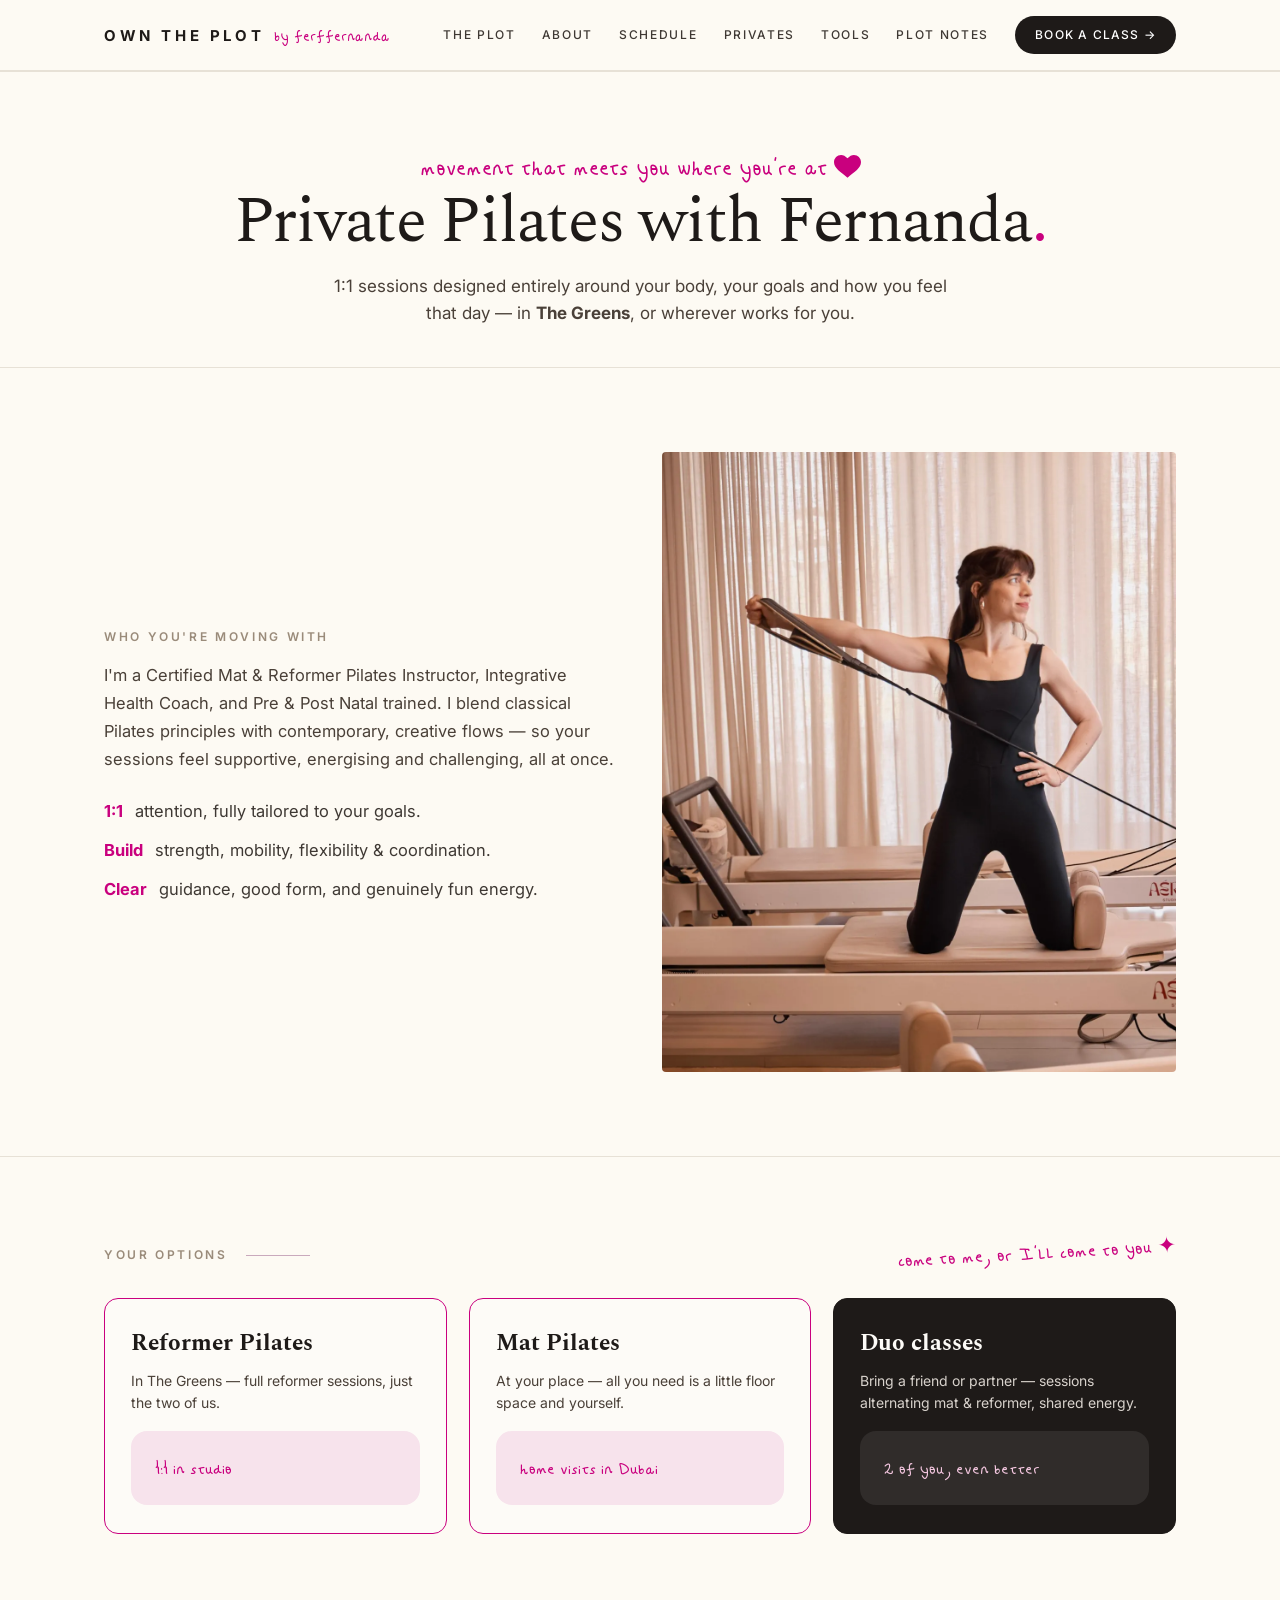
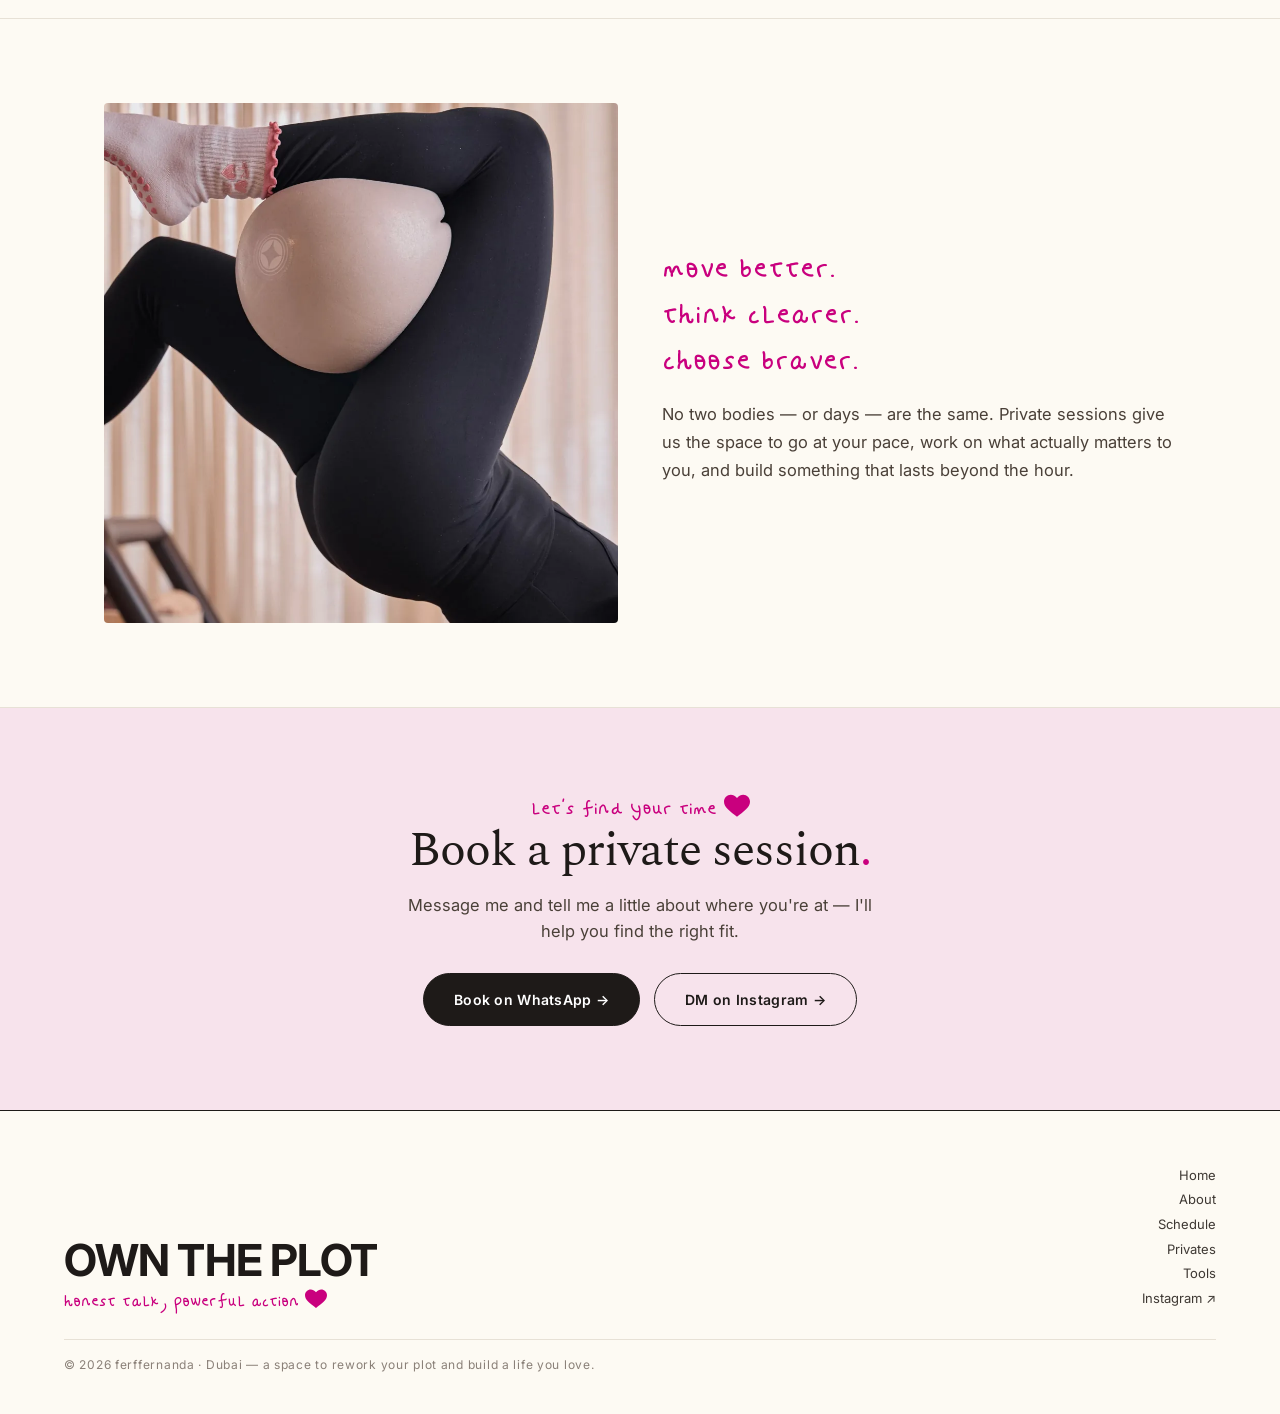
<file: privates.html>
<!doctype html>
<html lang="en">
<head>
<meta charset="utf-8">
<meta name="viewport" content="width=device-width, initial-scale=1">
<title>Private Classes — Own the Plot</title>
<meta name="description" content="Private 1:1 Pilates with Fernanda in The Greens, Dubai — Reformer, Mat at your place, and duo classes. Designed around your body and goals.">
<link rel="preconnect" href="https://fonts.googleapis.com">
<link rel="preconnect" href="https://fonts.gstatic.com" crossorigin>
<link rel="stylesheet" href="https://fonts.googleapis.com/css2?family=Inter:wght@400;500;600;700&family=Spectral:ital,wght@0,300;0,400;0,500;0,600;1,300;1,400&family=Caveat:wght@400;600;700&display=swap">
<link rel="icon" href="favicon.svg" type="image/svg+xml">
<link rel="icon" type="image/png" sizes="32x32" href="favicon-32.png">
<link rel="apple-touch-icon" href="favicon-180.png">
<link rel="stylesheet" href="styles.css">
</head>
<body>

<!-- HEADER -->
<header class="site-header">
  <nav class="nav">
    <a class="brand" href="index.html">
      <span class="mark">Own the Plot</span>
      <span class="by">by ferffernanda</span>
    </a>
    <input type="checkbox" id="navtoggle" class="nav-toggle">
    <div class="nav-links">
      <a href="index.html#talk">The plot</a>
      <a href="about.html">About</a>
      <a href="schedule.html">Schedule</a>
      <a href="privates.html">Privates</a>
      <a href="tools.html">Tools</a>
      <a href="https://ferffernanda.substack.com" target="_blank" rel="noopener">Plot Notes</a>
      <a class="cta" href="schedule.html">Book a class →</a>
    </div>
    <label for="navtoggle" class="nav-toggle-label" aria-label="Menu"><span></span><span></span><span></span></label>
  </nav>
</header>

<!-- PAGE HERO -->
<section class="page-hero">
  <div class="wrap">
    <div class="script" style="font-size:27px;margin-bottom:8px">movement that meets you where you're at <svg class="hrt" viewBox="0 0 32 29" fill="currentColor" aria-hidden="true"><path d="M23.6 2C20.9 2 18.5 3.4 16 6 13.5 3.4 11.1 2 8.4 2 3.8 2 0 5.8 0 10.4 0 17.6 7.6 22 16 29 24.4 22 32 17.6 32 10.4 32 5.8 28.2 2 23.6 2Z"/></svg></div>
    <div class="display">Private Pilates with Fernanda<span class="pink">.</span></div>
    <p>1:1 sessions designed entirely around your body, your goals and how you feel that day — in <strong>The Greens</strong>, or wherever works for you.</p>
  </div>
</section>

<!-- FEATURE: about + style + image -->
<section class="section">
  <div class="wrap">
    <div class="feature">
      <div>
        <span class="eyebrow">Who you're moving with</span>
        <p style="margin-top:14px">I'm a Certified Mat &amp; Reformer Pilates Instructor, Integrative Health Coach, and Pre &amp; Post Natal trained. I blend classical Pilates principles with contemporary, creative flows — so your sessions feel supportive, energising and challenging, all at once.</p>
        <ul class="loc-list" style="margin-top:26px">
          <li><span class="k">1:1</span> attention, fully tailored to your goals.</li>
          <li><span class="k">Build</span> strength, mobility, flexibility &amp; coordination.</li>
          <li><span class="k">Clear</span> guidance, good form, and genuinely fun energy.</li>
        </ul>
      </div>
      <div class="story-img">
        <img src="images/private-hero.webp" alt="Fernanda teaching on the reformer">
      </div>
    </div>
  </div>
</section>

<!-- CLASS OPTIONS -->
<section class="section">
  <div class="wrap">
    <div class="section-head">
      <div style="display:flex;align-items:center;gap:18px">
        <span class="eyebrow">Your options</span>
        <span class="line"></span>
      </div>
      <span class="script" style="font-size:22px;transform:rotate(-3deg)">come to me, or I'll come to you ✦</span>
    </div>
    <div class="offer-grid">
      <div class="offer"><div style="display:flex;flex-direction:column;flex:1">
        <h3>Reformer Pilates</h3>
        <p>In The Greens — full reformer sessions, just the two of us.</p>
        <div class="loc-highlight" style="margin-top:auto"><div class="tag">1:1 in studio</div></div>
      </div></div>
      <div class="offer"><div style="display:flex;flex-direction:column;flex:1">
        <h3>Mat Pilates</h3>
        <p>At your place — all you need is a little floor space and yourself.</p>
        <div class="loc-highlight" style="margin-top:auto"><div class="tag">home visits in Dubai</div></div>
      </div></div>
      <div class="offer dark"><div style="display:flex;flex-direction:column;flex:1">
        <h3>Duo classes</h3>
        <p>Bring a friend or partner — sessions alternating mat &amp; reformer, shared energy.</p>
        <div class="loc-highlight" style="margin-top:auto;background:rgba(255,255,255,.08)"><div class="tag" style="color:var(--soft-pink)">2 of you, even better</div></div>
      </div></div>
    </div>
  </div>
</section>

<!-- DETAIL + TAGLINE -->
<section class="section">
  <div class="wrap">
    <div class="feature">
      <div class="story-img">
        <img src="images/private-detail.webp" alt="Pilates detail" style="height:min(520px,64vh)">
      </div>
      <div>
        <div class="script" style="font-size:clamp(28px,4vw,40px);color:var(--pink);line-height:1.15">move better.<br>think clearer.<br>choose braver.</div>
        <p style="margin-top:20px">No two bodies — or days — are the same. Private sessions give us the space to go at your pace, work on what actually matters to you, and build something that lasts beyond the hour.</p>
      </div>
    </div>
  </div>
</section>

<!-- BOOK CTA -->
<section class="section" style="background:var(--blush)">
  <div class="wrap" style="text-align:center">
    <div class="script" style="font-size:26px;margin-bottom:6px">let's find your time <svg class="hrt" viewBox="0 0 32 29" fill="currentColor" aria-hidden="true"><path d="M23.6 2C20.9 2 18.5 3.4 16 6 13.5 3.4 11.1 2 8.4 2 3.8 2 0 5.8 0 10.4 0 17.6 7.6 22 16 29 24.4 22 32 17.6 32 10.4 32 5.8 28.2 2 23.6 2Z"/></svg></div>
    <div class="display" style="font-size:clamp(30px,5vw,48px)">Book a private session<span class="pink">.</span></div>
    <p style="max-width:48ch;margin:16px auto 0;font-size:16.5px;line-height:1.6;color:#4A4038">Message me and tell me a little about where you're at — I'll help you find the right fit.</p>
    <div style="display:flex;gap:14px;justify-content:center;flex-wrap:wrap;margin-top:28px">
      <a href="https://wa.me/971581919647" target="_blank" rel="noopener" class="pill-dark">Book on WhatsApp →</a>
      <a href="https://instagram.com/ferffernanda" target="_blank" rel="noopener" class="pill-out">DM on Instagram →</a>
    </div>
  </div>
</section>

<!-- FOOTER -->
<footer class="site-footer">
  <div class="footer-top">
    <div class="footer-brand">
      <div class="big">Own the Plot</div>
      <div class="script">honest talk, powerful action <svg class="hrt" viewBox="0 0 32 29" fill="currentColor" aria-hidden="true"><path d="M23.6 2C20.9 2 18.5 3.4 16 6 13.5 3.4 11.1 2 8.4 2 3.8 2 0 5.8 0 10.4 0 17.6 7.6 22 16 29 24.4 22 32 17.6 32 10.4 32 5.8 28.2 2 23.6 2Z"/></svg></div>
    </div>
    <div class="footer-links">
      <a href="index.html">Home</a>
      <a href="about.html">About</a>
      <a href="schedule.html">Schedule</a>
      <a href="privates.html">Privates</a>
      <a href="tools.html">Tools</a>
      <a href="https://instagram.com/ferffernanda" target="_blank" rel="noopener">Instagram ↗</a>
    </div>
  </div>
  <div class="footer-fine">© 2026 ferffernanda · Dubai — a space to rework your plot and build a life you love.</div>
</footer>

</body>
</html>
</file>
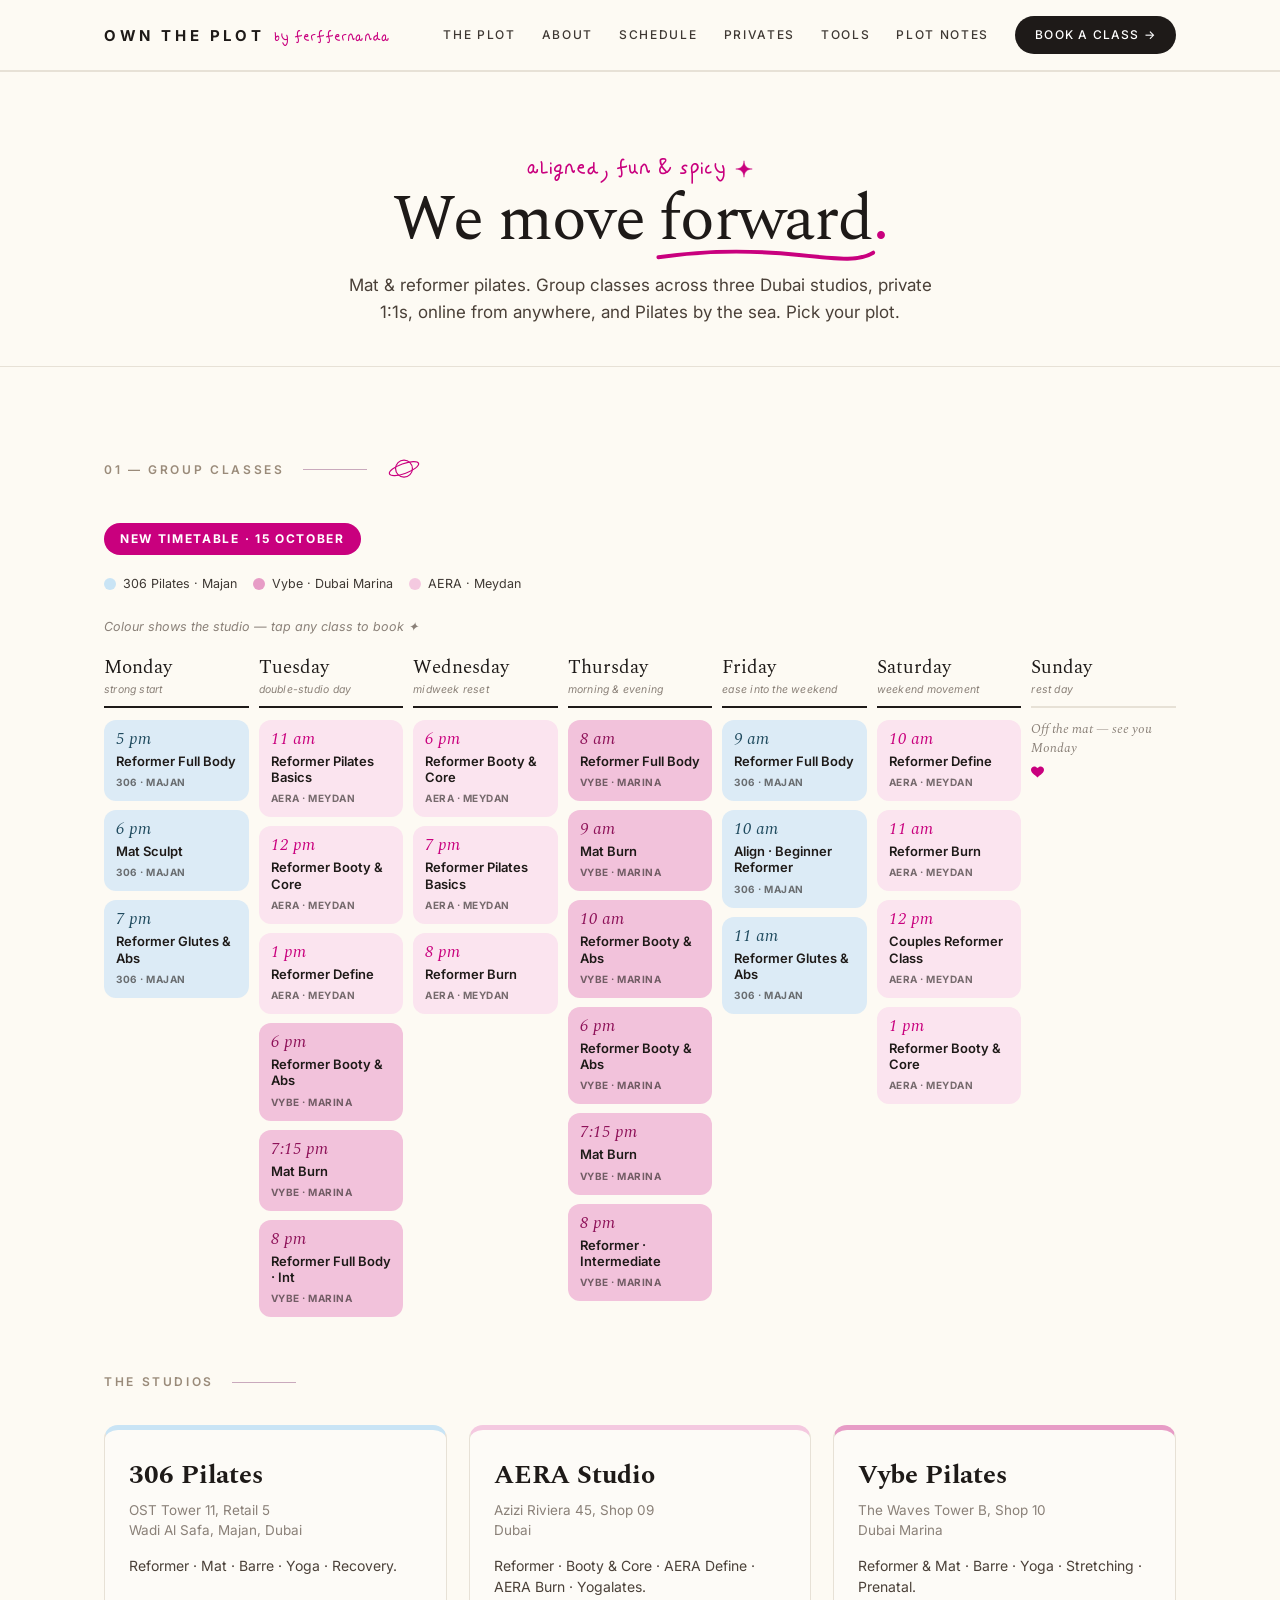
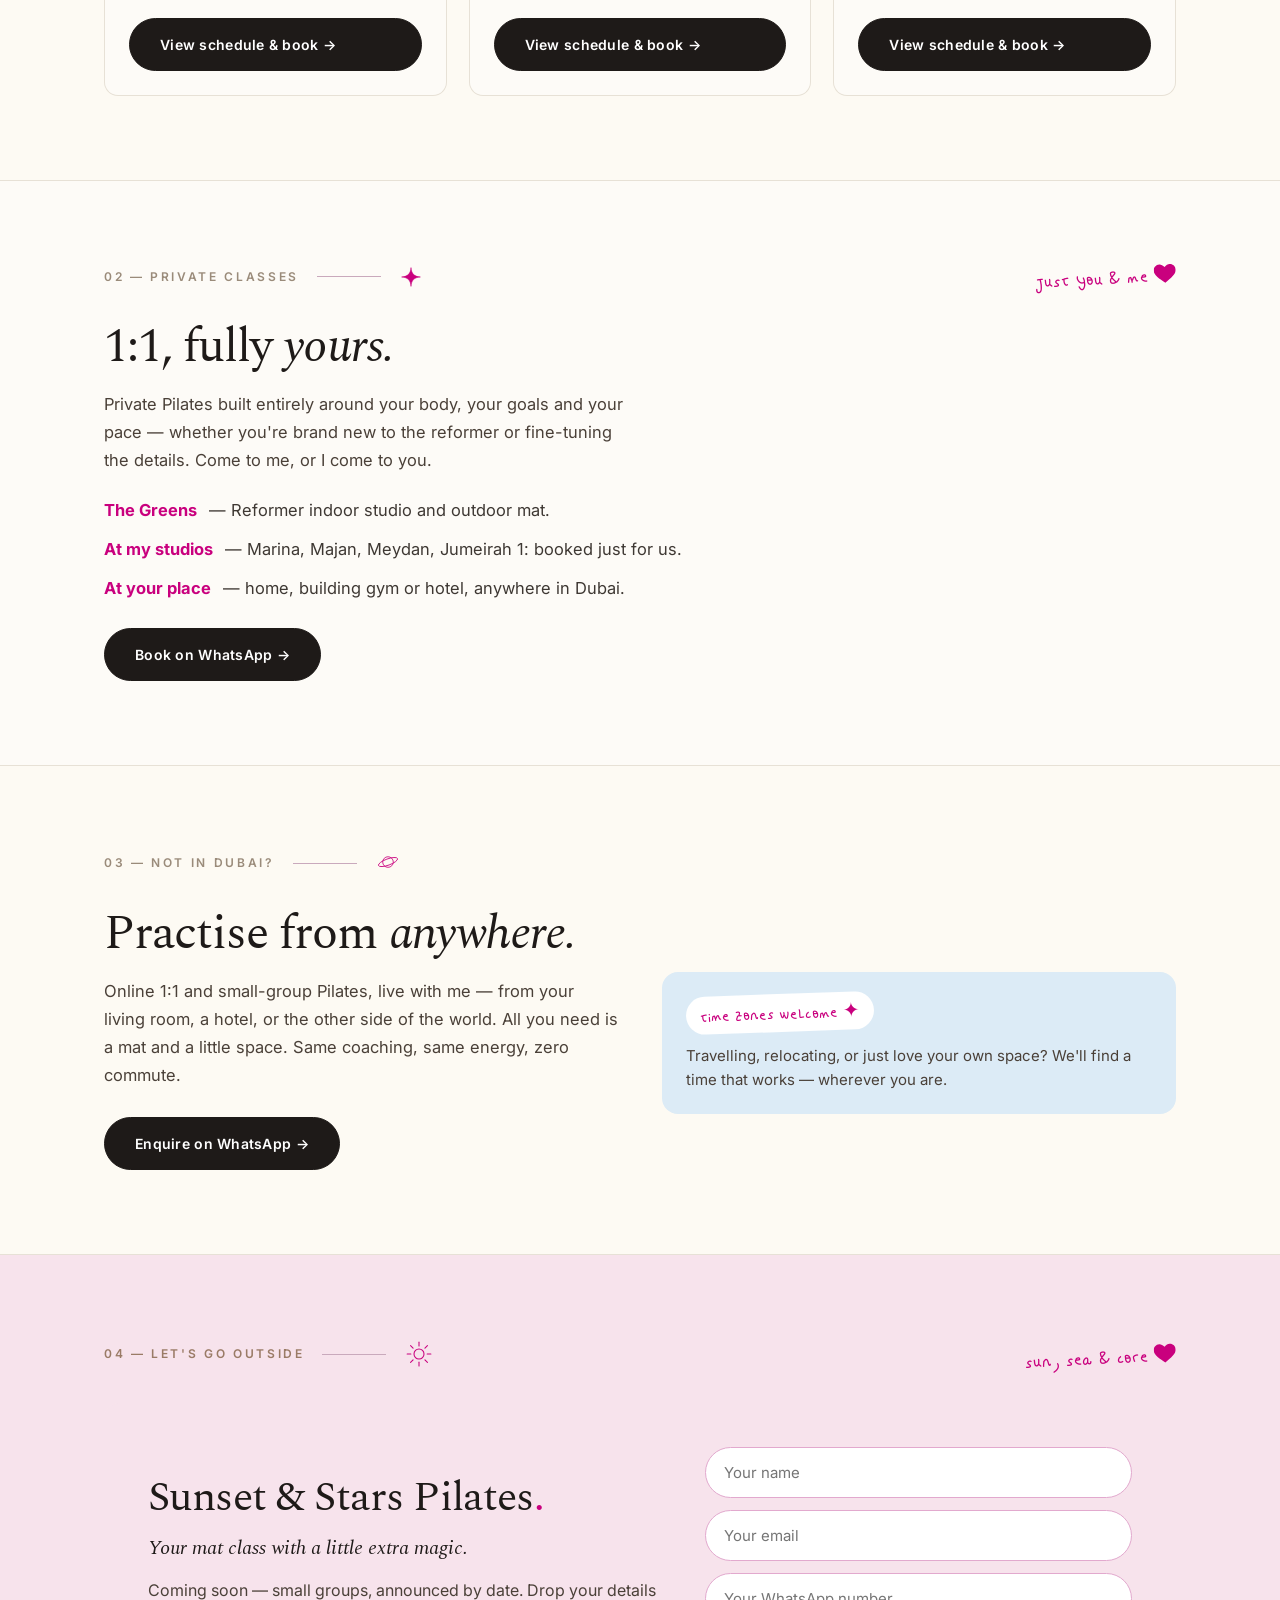
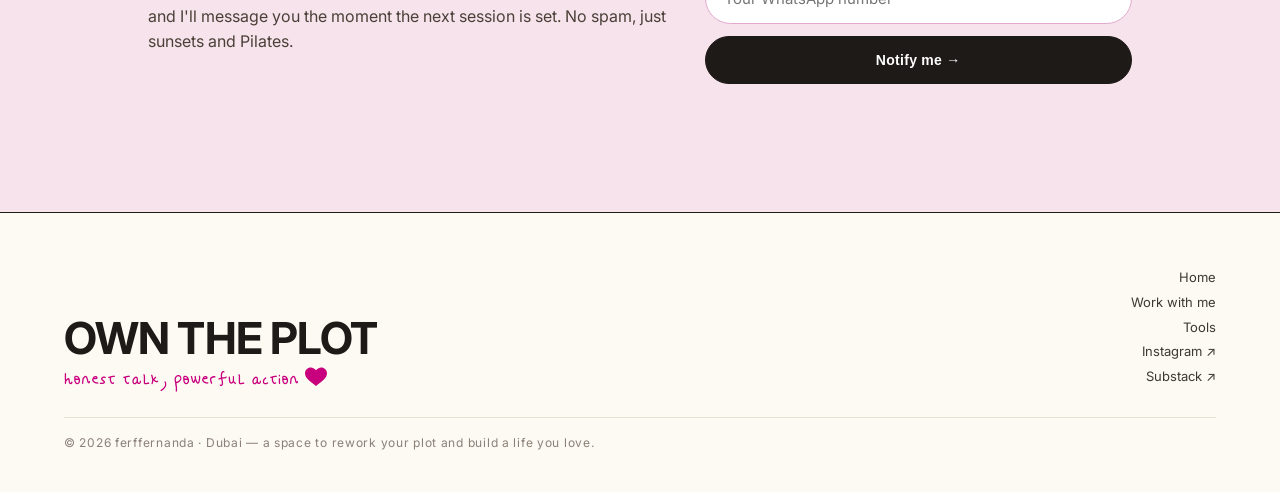
<file: schedule.html>
<!doctype html>
<html lang="en">
<head>
<meta charset="utf-8">
<meta name="viewport" content="width=device-width, initial-scale=1">
<title>Schedule — Own the Plot</title>
<meta name="description" content="Where to practise Pilates with Fernanda — group classes at 306, AERA and Vybe in Dubai, private 1:1s (including outdoors at The Greens), online from anywhere, and Sunset &amp; Stars Pilates.">
<link rel="preconnect" href="https://fonts.googleapis.com">
<link rel="preconnect" href="https://fonts.gstatic.com" crossorigin>
<link rel="stylesheet" href="https://fonts.googleapis.com/css2?family=Inter:wght@400;500;600;700&family=Spectral:ital,wght@0,300;0,400;0,500;0,600;1,300;1,400&family=Caveat:wght@400;600;700&display=swap">
<link rel="icon" href="favicon.svg" type="image/svg+xml">
<link rel="icon" type="image/png" sizes="32x32" href="favicon-32.png">
<link rel="apple-touch-icon" href="favicon-180.png">
<link rel="stylesheet" href="styles.css">
</head>
<body>

<!-- HEADER -->
<header class="site-header">
  <nav class="nav">
    <a class="brand" href="index.html">
      <span class="mark">Own the Plot</span>
      <span class="by">by ferffernanda</span>
    </a>
    <input type="checkbox" id="navtoggle" class="nav-toggle">
    <div class="nav-links">
      <a href="index.html#talk">The plot</a>
      <a href="about.html">About</a>
      <a href="schedule.html">Schedule</a>
      <a href="privates.html">Privates</a>
      <a href="tools.html">Tools</a>
      <a href="https://ferffernanda.substack.com" target="_blank" rel="noopener">Plot Notes</a>
      <a class="cta" href="schedule.html">Book a class →</a>
    </div>
    <label for="navtoggle" class="nav-toggle-label" aria-label="Menu"><span></span><span></span><span></span></label>
  </nav>
</header>

<!-- PAGE HERO -->
<section class="page-hero">
  <div class="wrap">
    <div class="script" style="font-size:27px;margin-bottom:8px">aligned, fun &amp; spicy
      <svg class="doodle" width="22" height="22" viewBox="0 0 48 48" fill="#C9007E" stroke="#C9007E" stroke-width="1"><path d="M24 6 C25 18 30 23 42 24 C30 25 25 30 24 42 C23 30 18 25 6 24 C18 23 23 18 24 6 Z"/></svg>
    </div>
    <div class="display">We move <span class="uline">forward<svg viewBox="0 0 200 12" preserveAspectRatio="none"><path d="M3 8 C45 2 90 2 130 6 S185 11 197 4" fill="none" stroke="#C9007E" stroke-width="3.4" stroke-linecap="round"/></svg></span><span class="pink">.</span></div>
    <p>Mat &amp; reformer pilates. Group classes across three Dubai studios, private 1:1s, online from anywhere, and Pilates by the sea. Pick your plot.</p>
  </div>
</section>

<!-- 1. GROUP CLASSES -->
<section class="section">
  <div class="wrap">
    <div class="section-head">
      <div style="display:flex;align-items:center;gap:18px">
        <span class="eyebrow">01 — Group classes</span>
        <span class="line"></span>
        <svg width="38" height="38" viewBox="0 0 54 54" fill="none" stroke="#C9007E" stroke-width="1.7"><circle cx="27" cy="25" r="12"/><ellipse cx="27" cy="25" rx="22" ry="7" transform="rotate(-20 27 25)"/></svg>
      </div>
    </div>

    <div class="date-tag">New timetable · 15 October</div>
    <div class="legend">
      <span class="li"><span class="dot" style="background:#C9E4F5"></span>306 Pilates · Majan</span>
      <span class="li"><span class="dot" style="background:#E79CC6"></span>Vybe · Dubai Marina</span>
      <span class="li"><span class="dot" style="background:#F4C9E0"></span>AERA · Meydan</span>
    </div>
    <p class="tap-note">Colour shows the studio — tap any class to book ✦</p>

        <div class="cal">
      <div class="cal-col">
        <div class="cal-day">Monday<span>strong start</span></div>
        <div class="cal-events">
          <a class="ev ev-306" href="https://306pilates.com/class-schedule" target="_blank" rel="noopener"><span class="ev-time">5 pm</span><span class="ev-name">Reformer Full Body</span><span class="ev-where">306 · Majan</span></a>
          <a class="ev ev-306" href="https://306pilates.com/class-schedule" target="_blank" rel="noopener"><span class="ev-time">6 pm</span><span class="ev-name">Mat Sculpt</span><span class="ev-where">306 · Majan</span></a>
          <a class="ev ev-306" href="https://306pilates.com/class-schedule" target="_blank" rel="noopener"><span class="ev-time">7 pm</span><span class="ev-name">Reformer Glutes &amp; Abs</span><span class="ev-where">306 · Majan</span></a>
        </div>
      </div>
      <div class="cal-col">
        <div class="cal-day">Tuesday<span>double-studio day</span></div>
        <div class="cal-events">
          <a class="ev ev-aera" href="https://www.aerastudiodubai.com/book-online" target="_blank" rel="noopener"><span class="ev-time">11 am</span><span class="ev-name">Reformer Pilates Basics</span><span class="ev-where">AERA · Meydan</span></a>
          <a class="ev ev-aera" href="https://www.aerastudiodubai.com/book-online" target="_blank" rel="noopener"><span class="ev-time">12 pm</span><span class="ev-name">Reformer Booty &amp; Core</span><span class="ev-where">AERA · Meydan</span></a>
          <a class="ev ev-aera" href="https://www.aerastudiodubai.com/book-online" target="_blank" rel="noopener"><span class="ev-time">1 pm</span><span class="ev-name">Reformer Define</span><span class="ev-where">AERA · Meydan</span></a>
          <a class="ev ev-vybe" href="https://www.vybepilates.ae/schedule" target="_blank" rel="noopener"><span class="ev-time">6 pm</span><span class="ev-name">Reformer Booty &amp; Abs</span><span class="ev-where">Vybe · Marina</span></a>
          <a class="ev ev-vybe" href="https://www.vybepilates.ae/schedule" target="_blank" rel="noopener"><span class="ev-time">7:15 pm</span><span class="ev-name">Mat Burn</span><span class="ev-where">Vybe · Marina</span></a>
          <a class="ev ev-vybe" href="https://www.vybepilates.ae/schedule" target="_blank" rel="noopener"><span class="ev-time">8 pm</span><span class="ev-name">Reformer Full Body · Int</span><span class="ev-where">Vybe · Marina</span></a>
        </div>
      </div>
      <div class="cal-col">
        <div class="cal-day">Wednesday<span>midweek reset</span></div>
        <div class="cal-events">
          <a class="ev ev-aera" href="https://www.aerastudiodubai.com/book-online" target="_blank" rel="noopener"><span class="ev-time">6 pm</span><span class="ev-name">Reformer Booty &amp; Core</span><span class="ev-where">AERA · Meydan</span></a>
          <a class="ev ev-aera" href="https://www.aerastudiodubai.com/book-online" target="_blank" rel="noopener"><span class="ev-time">7 pm</span><span class="ev-name">Reformer Pilates Basics</span><span class="ev-where">AERA · Meydan</span></a>
          <a class="ev ev-aera" href="https://www.aerastudiodubai.com/book-online" target="_blank" rel="noopener"><span class="ev-time">8 pm</span><span class="ev-name">Reformer Burn</span><span class="ev-where">AERA · Meydan</span></a>
        </div>
      </div>
      <div class="cal-col">
        <div class="cal-day">Thursday<span>morning & evening</span></div>
        <div class="cal-events">
          <a class="ev ev-vybe" href="https://www.vybepilates.ae/schedule" target="_blank" rel="noopener"><span class="ev-time">8 am</span><span class="ev-name">Reformer Full Body</span><span class="ev-where">Vybe · Marina</span></a>
          <a class="ev ev-vybe" href="https://www.vybepilates.ae/schedule" target="_blank" rel="noopener"><span class="ev-time">9 am</span><span class="ev-name">Mat Burn</span><span class="ev-where">Vybe · Marina</span></a>
          <a class="ev ev-vybe" href="https://www.vybepilates.ae/schedule" target="_blank" rel="noopener"><span class="ev-time">10 am</span><span class="ev-name">Reformer Booty &amp; Abs</span><span class="ev-where">Vybe · Marina</span></a>
          <a class="ev ev-vybe" href="https://www.vybepilates.ae/schedule" target="_blank" rel="noopener"><span class="ev-time">6 pm</span><span class="ev-name">Reformer Booty &amp; Abs</span><span class="ev-where">Vybe · Marina</span></a>
          <a class="ev ev-vybe" href="https://www.vybepilates.ae/schedule" target="_blank" rel="noopener"><span class="ev-time">7:15 pm</span><span class="ev-name">Mat Burn</span><span class="ev-where">Vybe · Marina</span></a>
          <a class="ev ev-vybe" href="https://www.vybepilates.ae/schedule" target="_blank" rel="noopener"><span class="ev-time">8 pm</span><span class="ev-name">Reformer · Intermediate</span><span class="ev-where">Vybe · Marina</span></a>
        </div>
      </div>
      <div class="cal-col">
        <div class="cal-day">Friday<span>ease into the weekend</span></div>
        <div class="cal-events">
          <a class="ev ev-306" href="https://306pilates.com/class-schedule" target="_blank" rel="noopener"><span class="ev-time">9 am</span><span class="ev-name">Reformer Full Body</span><span class="ev-where">306 · Majan</span></a>
          <a class="ev ev-306" href="https://306pilates.com/class-schedule" target="_blank" rel="noopener"><span class="ev-time">10 am</span><span class="ev-name">Align · Beginner Reformer</span><span class="ev-where">306 · Majan</span></a>
          <a class="ev ev-306" href="https://306pilates.com/class-schedule" target="_blank" rel="noopener"><span class="ev-time">11 am</span><span class="ev-name">Reformer Glutes &amp; Abs</span><span class="ev-where">306 · Majan</span></a>
        </div>
      </div>
      <div class="cal-col">
        <div class="cal-day">Saturday<span>weekend movement</span></div>
        <div class="cal-events">
          <a class="ev ev-aera" href="https://www.aerastudiodubai.com/book-online" target="_blank" rel="noopener"><span class="ev-time">10 am</span><span class="ev-name">Reformer Define</span><span class="ev-where">AERA · Meydan</span></a>
          <a class="ev ev-aera" href="https://www.aerastudiodubai.com/book-online" target="_blank" rel="noopener"><span class="ev-time">11 am</span><span class="ev-name">Reformer Burn</span><span class="ev-where">AERA · Meydan</span></a>
          <a class="ev ev-aera" href="https://www.aerastudiodubai.com/book-online" target="_blank" rel="noopener"><span class="ev-time">12 pm</span><span class="ev-name">Couples Reformer Class</span><span class="ev-where">AERA · Meydan</span></a>
          <a class="ev ev-aera" href="https://www.aerastudiodubai.com/book-online" target="_blank" rel="noopener"><span class="ev-time">1 pm</span><span class="ev-name">Reformer Booty &amp; Core</span><span class="ev-where">AERA · Meydan</span></a>
        </div>
      </div>
      <div class="cal-col cal-rest">
        <div class="cal-day">Sunday<span>rest day</span></div>
        <div class="cal-events"><span class="cal-off">Off the mat — see you Monday <svg class="hrt" viewBox="0 0 32 29" fill="currentColor" aria-hidden="true"><path d="M23.6 2C20.9 2 18.5 3.4 16 6 13.5 3.4 11.1 2 8.4 2 3.8 2 0 5.8 0 10.4 0 17.6 7.6 22 16 29 24.4 22 32 17.6 32 10.4 32 5.8 28.2 2 23.6 2Z"/></svg></span></div>
      </div>
    </div>


    <!-- studios reference -->
    <div class="section-head" style="margin-top:56px">
      <div style="display:flex;align-items:center;gap:18px">
        <span class="eyebrow">The studios</span>
        <span class="line"></span>
      </div>    </div>
    <div class="studio-grid">
      <div class="studio" style="border-top:5px solid #C9E4F5"><div class="body">
        <h3>306 Pilates</h3>
        <div class="addr">OST Tower 11, Retail 5<br>Wadi Al Safa, Majan, Dubai</div>
        <p class="formats">Reformer · Mat · Barre · Yoga · Recovery.</p>
        <a class="book pill-dark" href="https://306pilates.com/class-schedule" target="_blank" rel="noopener">View schedule &amp; book →</a>
      </div></div>
      <div class="studio" style="border-top:5px solid #F4C9E0"><div class="body">
        <h3>AERA Studio</h3>
        <div class="addr">Azizi Riviera 45, Shop 09<br>Dubai</div>
        <p class="formats">Reformer · Booty &amp; Core · AERA Define · AERA Burn · Yogalates.</p>
        <a class="book pill-dark" href="https://www.aerastudiodubai.com/book-online" target="_blank" rel="noopener">View schedule &amp; book →</a>
      </div></div>
      <div class="studio" style="border-top:5px solid #E79CC6"><div class="body">
        <h3>Vybe Pilates</h3>
        <div class="addr">The Waves Tower B, Shop 10<br>Dubai Marina</div>
        <p class="formats">Reformer &amp; Mat · Barre · Yoga · Stretching · Prenatal.</p>
        <a class="book pill-dark" href="https://www.vybepilates.ae/schedule" target="_blank" rel="noopener">View schedule &amp; book →</a>
      </div></div>
    </div>
  </div>
</section>

<!-- 2. PRIVATE CLASSES (feature) -->
<section class="section section-paper">
  <div class="wrap">
    <div class="section-head">
      <div style="display:flex;align-items:center;gap:18px">
        <span class="eyebrow">02 — Private classes</span>
        <span class="line"></span>
        <svg width="24" height="24" viewBox="0 0 46 46" fill="#C9007E" stroke="#C9007E" stroke-width="1"><path d="M23 5 C24 17 29 22 41 23 C29 24 24 29 23 41 C22 29 17 24 5 23 C17 22 22 17 23 5 Z"/></svg>
      </div>
      <span class="script tag-rot" style="font-size:22px">just you &amp; me <svg class="hrt" viewBox="0 0 32 29" fill="currentColor" aria-hidden="true"><path d="M23.6 2C20.9 2 18.5 3.4 16 6 13.5 3.4 11.1 2 8.4 2 3.8 2 0 5.8 0 10.4 0 17.6 7.6 22 16 29 24.4 22 32 17.6 32 10.4 32 5.8 28.2 2 23.6 2Z"/></svg></span>
    </div>
    <div class="feature" style="grid-template-columns:1fr;max-width:680px">
      <div>
        <div class="display">1:1, fully <span class="it">yours.</span></div>
        <p>Private Pilates built entirely around your body, your goals and your pace — whether you're brand new to the reformer or fine-tuning the details. Come to me, or I come to you.</p>
        <ul class="loc-list">
          <li><span class="k">The Greens</span> — Reformer indoor studio and outdoor mat.</li>
          <li><span class="k">At my studios</span> — Marina, Majan, Meydan, Jumeirah 1: booked just for us.</li>
          <li><span class="k">At your place</span> — home, building gym or hotel, anywhere in Dubai.</li>
        </ul>
        <div class="feature-actions">
          <a class="pill-dark" href="https://wa.me/971581919647?text=Hi%20Fernanda!%20I%27d%20love%20to%20book%20a%20private%20Pilates%20session." target="_blank" rel="noopener">Book on WhatsApp →</a>
        </div>
      </div>
    </div>
  </div>
</section>

<!-- 3. NOT IN DUBAI? (online) -->
<section class="section">
  <div class="wrap">
    <div class="section-head">
      <div style="display:flex;align-items:center;gap:18px">
        <span class="eyebrow">03 — Not in Dubai?</span>
        <span class="line"></span>
        <svg width="26" height="26" viewBox="0 0 54 54" fill="none" stroke="#C9007E" stroke-width="1.7"><circle cx="27" cy="25" r="11"/><ellipse cx="27" cy="25" rx="21" ry="6.5" transform="rotate(-20 27 25)"/></svg>
      </div>    </div>
    <div class="feature">
      <div>
        <div class="display">Practise from <span class="it">anywhere.</span></div>
        <p>Online 1:1 and small-group Pilates, live with me — from your living room, a hotel, or the other side of the world. All you need is a mat and a little space. Same coaching, same energy, zero commute.</p>
        <div class="feature-actions">
          <a class="pill-dark" href="https://wa.me/971581919647?text=Hi%20Fernanda!%20I%27m%20interested%20in%20online%20Pilates." target="_blank" rel="noopener">Enquire on WhatsApp →</a>
        </div>
      </div>
      <div>
        <div class="loc-highlight" style="background:#DCEBF6">
          <span class="sticker" style="background:#fff">time zones welcome ✦</span>
          <p style="color:#4A4038;line-height:1.6;margin-top:12px">Travelling, relocating, or just love your own space? We'll find a time that works — wherever you are.</p>
        </div>
      </div>
    </div>
  </div>
</section>

<!-- 4. LET'S GO OUTSIDE (beach) -->
<section class="section section-pink">
  <div class="wrap">
    <div class="section-head">
      <div style="display:flex;align-items:center;gap:18px">
        <span class="eyebrow" style="color:#9A7B66">04 — Let's go outside</span>
        <span class="line"></span>
        <svg width="30" height="30" viewBox="0 0 48 48" fill="none" stroke="#C9007E" stroke-width="1.7"><circle cx="24" cy="24" r="8"/><g stroke-linecap="round"><line x1="24" y1="5" x2="24" y2="11"/><line x1="24" y1="37" x2="24" y2="43"/><line x1="5" y1="24" x2="11" y2="24"/><line x1="37" y1="24" x2="43" y2="24"/><line x1="10.5" y1="10.5" x2="14.5" y2="14.5"/><line x1="33.5" y1="33.5" x2="37.5" y2="37.5"/><line x1="37.5" y1="10.5" x2="33.5" y2="14.5"/><line x1="14.5" y1="33.5" x2="10.5" y2="37.5"/></g></svg>
      </div>
      <span class="script tag-rot" style="font-size:22px">sun, sea &amp; core <svg class="hrt" viewBox="0 0 32 29" fill="currentColor" aria-hidden="true"><path d="M23.6 2C20.9 2 18.5 3.4 16 6 13.5 3.4 11.1 2 8.4 2 3.8 2 0 5.8 0 10.4 0 17.6 7.6 22 16 29 24.4 22 32 17.6 32 10.4 32 5.8 28.2 2 23.6 2Z"/></svg></span>
    </div>
    <div class="waitlist" id="beach" style="margin-top:0">
      <div>
        <div class="display">Sunset &amp; Stars Pilates<span class="pink">.</span></div>
        <p class="serif" style="font-style:italic;font-size:20px;color:#1E1A18;margin:12px 0 0">Your mat class with a little extra magic.</p>
        <p>Coming soon — small groups, announced by date. Drop your details and I'll message you the moment the next session is set. No spam, just sunsets and Pilates.</p>
      </div>
      <div>
        <form name="beach-pilates" method="POST" data-netlify="true" netlify-honeypot="bot-field" data-otp>
          <input type="hidden" name="form-name" value="beach-pilates">
          <p style="display:none"><label>Don't fill this out: <input name="bot-field"></label></p>
          <input type="text" name="name" placeholder="Your name" aria-label="Your name" required>
          <input type="email" name="email" placeholder="Your email" aria-label="Your email" required>
          <input type="tel" name="whatsapp" placeholder="Your WhatsApp number" aria-label="Your WhatsApp number" required>
          <button type="submit" class="pill-dark" style="justify-content:center">Notify me →</button>
        </form>
        <div class="form-done" style="display:none">
          <div class="script" style="font-size:26px;color:#C9007E">you're on the list <svg class="hrt" viewBox="0 0 32 29" fill="currentColor" aria-hidden="true"><path d="M23.6 2C20.9 2 18.5 3.4 16 6 13.5 3.4 11.1 2 8.4 2 3.8 2 0 5.8 0 10.4 0 17.6 7.6 22 16 29 24.4 22 32 17.6 32 10.4 32 5.8 28.2 2 23.6 2Z"/></svg></div>
          <p style="margin:6px 0 0;font-size:16px;color:#4A4038">I'll message you the moment the next Sunset &amp; Stars Pilates date is set.</p>
        </div>
      </div>
    </div>
  </div>
</section>

<!-- FOOTER -->
<footer class="site-footer">
  <div class="footer-top">
    <div class="footer-brand">
      <div class="big">Own the Plot</div>
      <div class="script">honest talk, powerful action <svg class="hrt" viewBox="0 0 32 29" fill="currentColor" aria-hidden="true"><path d="M23.6 2C20.9 2 18.5 3.4 16 6 13.5 3.4 11.1 2 8.4 2 3.8 2 0 5.8 0 10.4 0 17.6 7.6 22 16 29 24.4 22 32 17.6 32 10.4 32 5.8 28.2 2 23.6 2Z"/></svg></div>
    </div>
    <div class="footer-links">
      <a href="index.html">Home</a>
      <a href="index.html#work">Work with me</a>
      <a href="tools.html">Tools</a>
      <a href="https://instagram.com/ferffernanda" target="_blank" rel="noopener">Instagram ↗</a>
      <a href="https://ferffernanda.substack.com" target="_blank" rel="noopener">Substack ↗</a>
    </div>
  </div>
  <div class="footer-fine">© 2026 ferffernanda · Dubai — a space to rework your plot and build a life you love.</div>
</footer>

<script>
document.querySelectorAll('form[data-otp]').forEach(function(f){
  f.addEventListener('submit', function(e){
    e.preventDefault();
    var btn=f.querySelector('button[type=submit]'); if(btn){btn.textContent='Sending…';btn.disabled=true;}
    fetch('/',{method:'POST',headers:{'Content-Type':'application/x-www-form-urlencoded'},body:new URLSearchParams(new FormData(f)).toString()})
      .then(function(){
        var done=f.parentNode.querySelector('.form-done');
        if(done){f.style.display='none';done.style.display='block';}
      })
      .catch(function(){ if(btn){btn.textContent='Try again →';btn.disabled=false;} });
  });
});
</script>
</body>
</html>
</file>
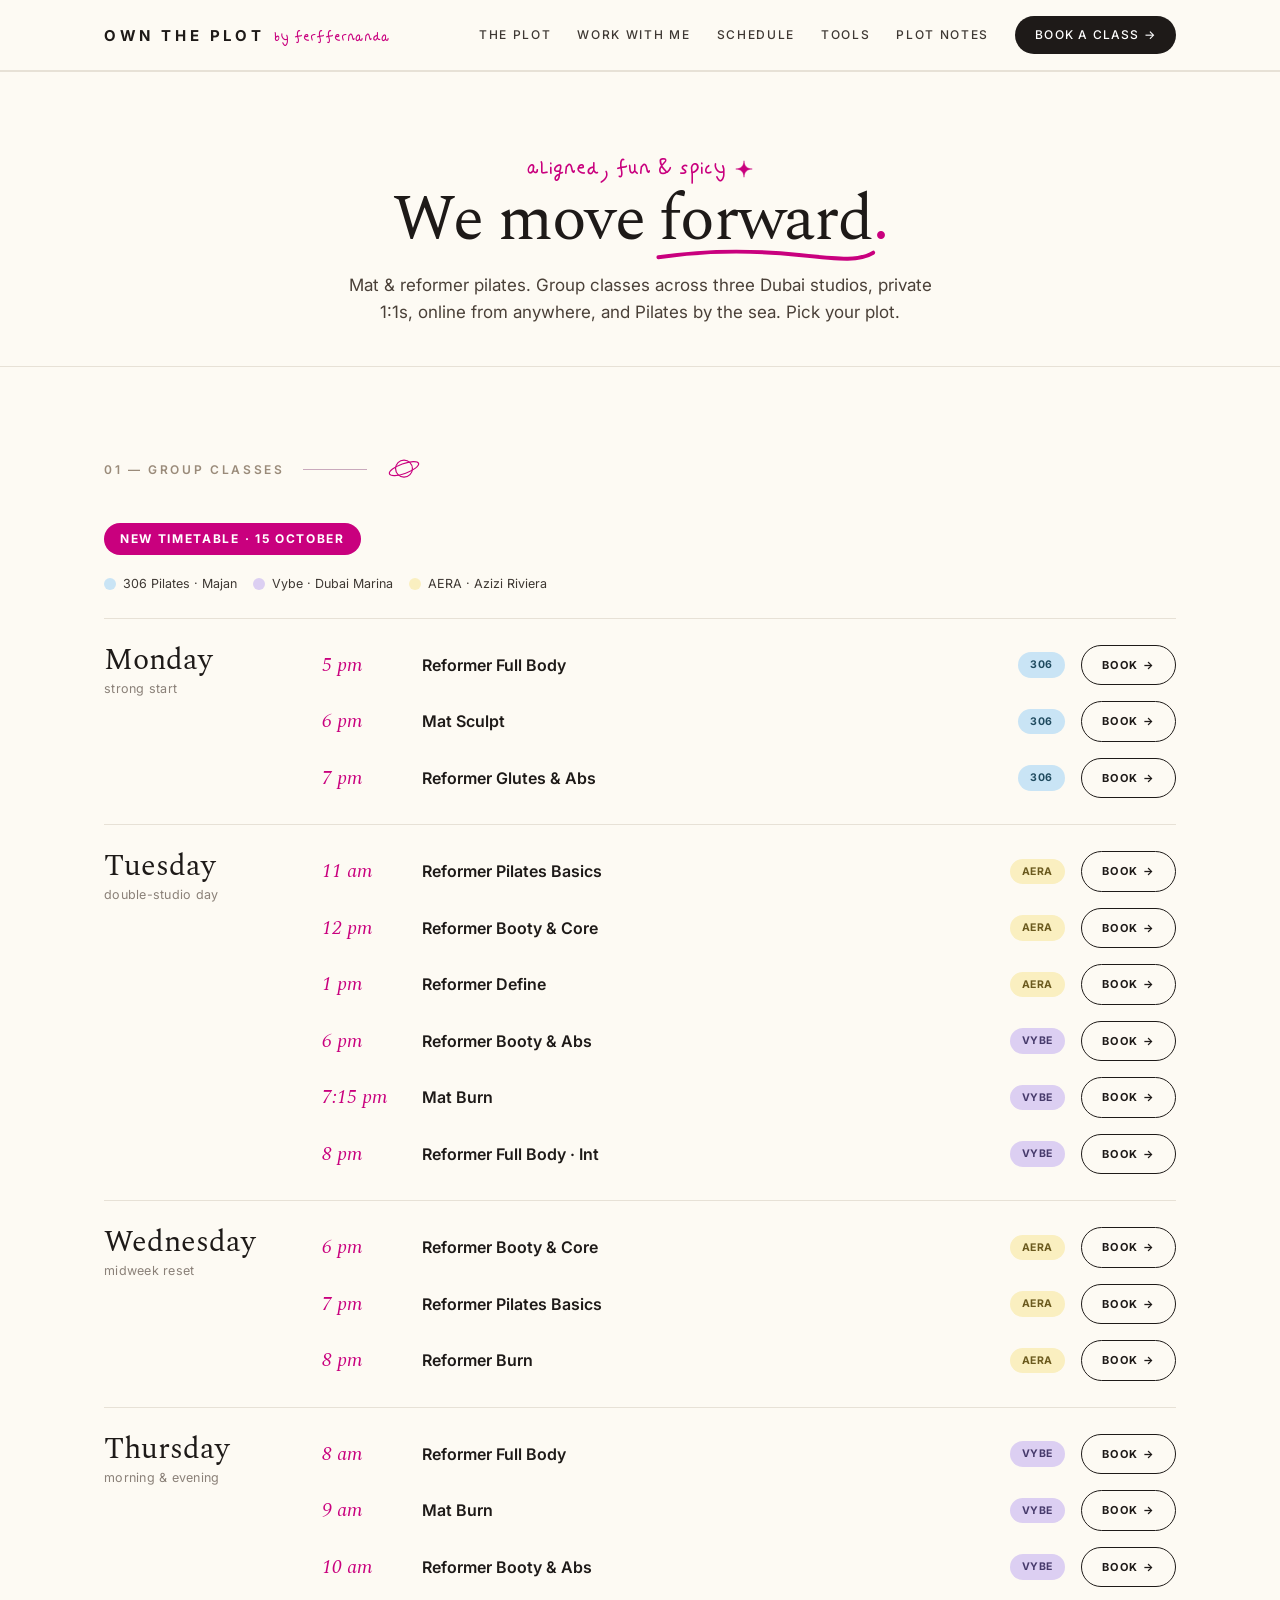
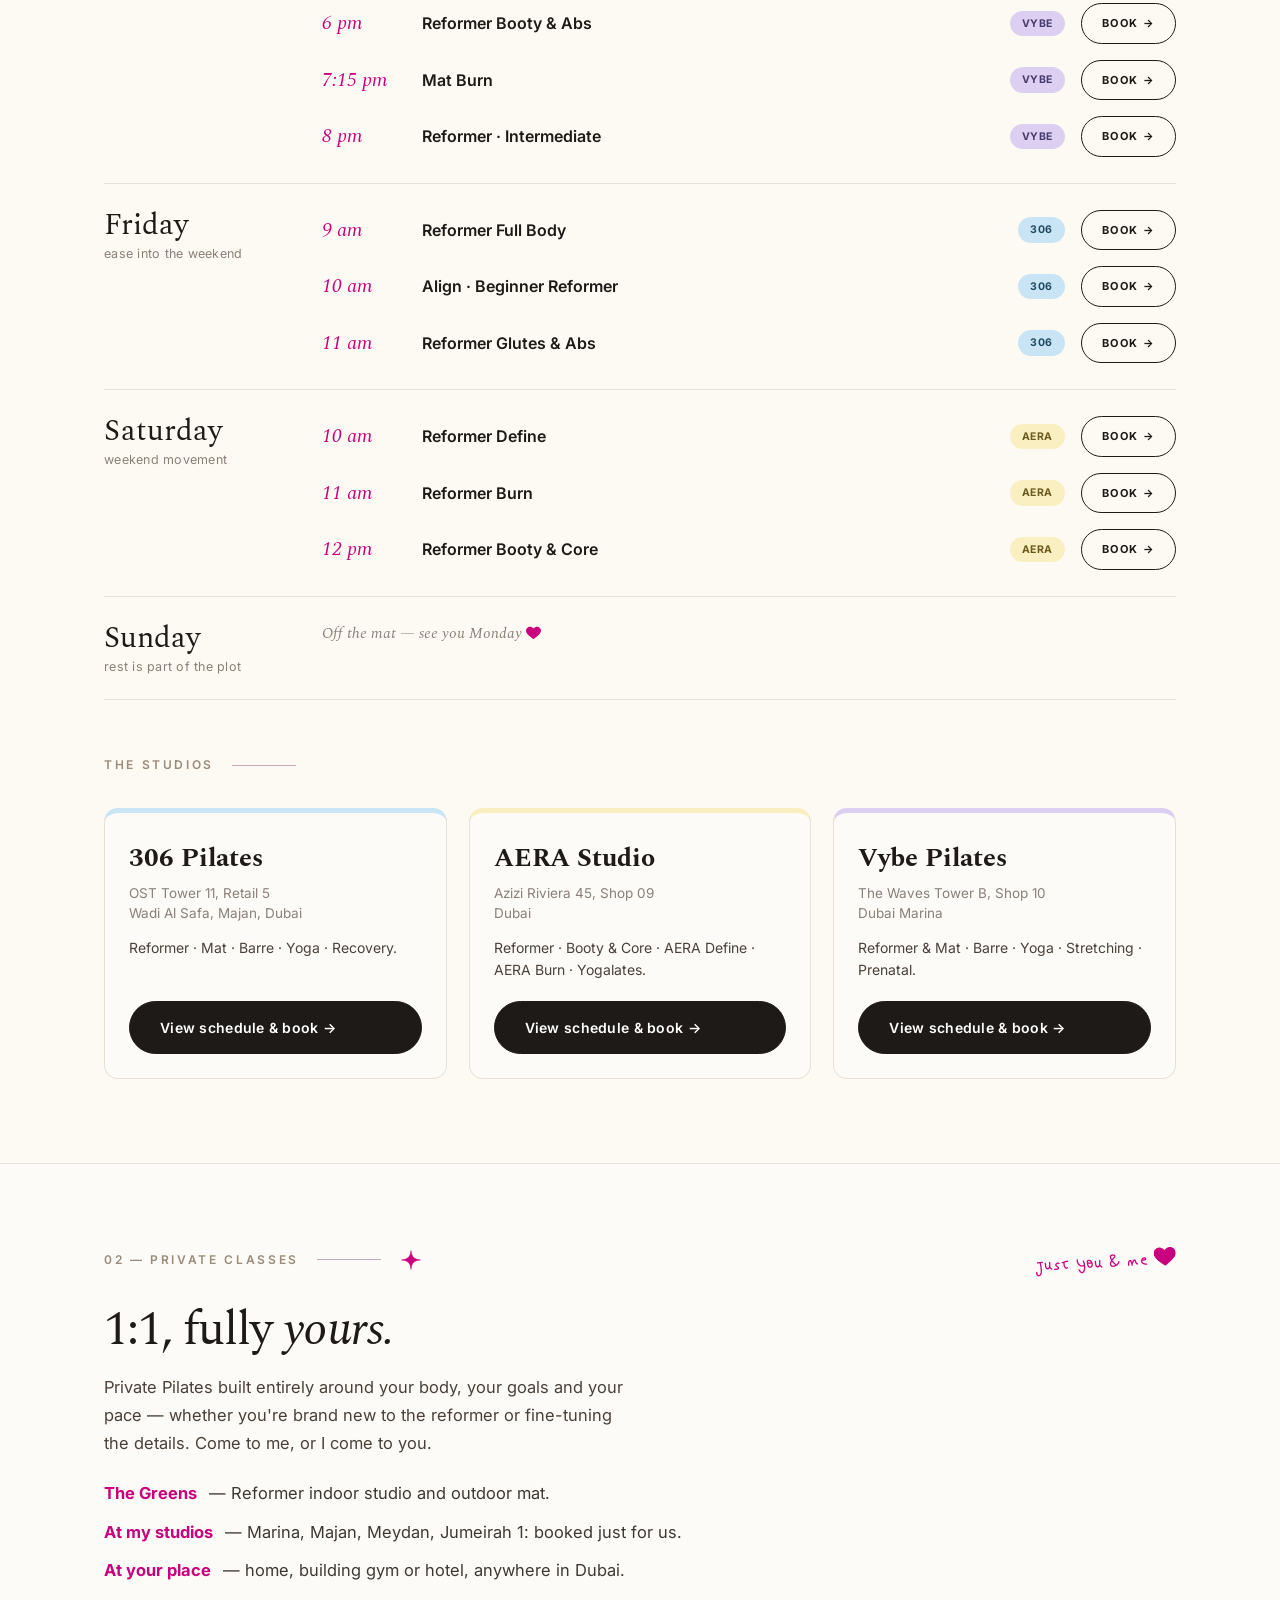
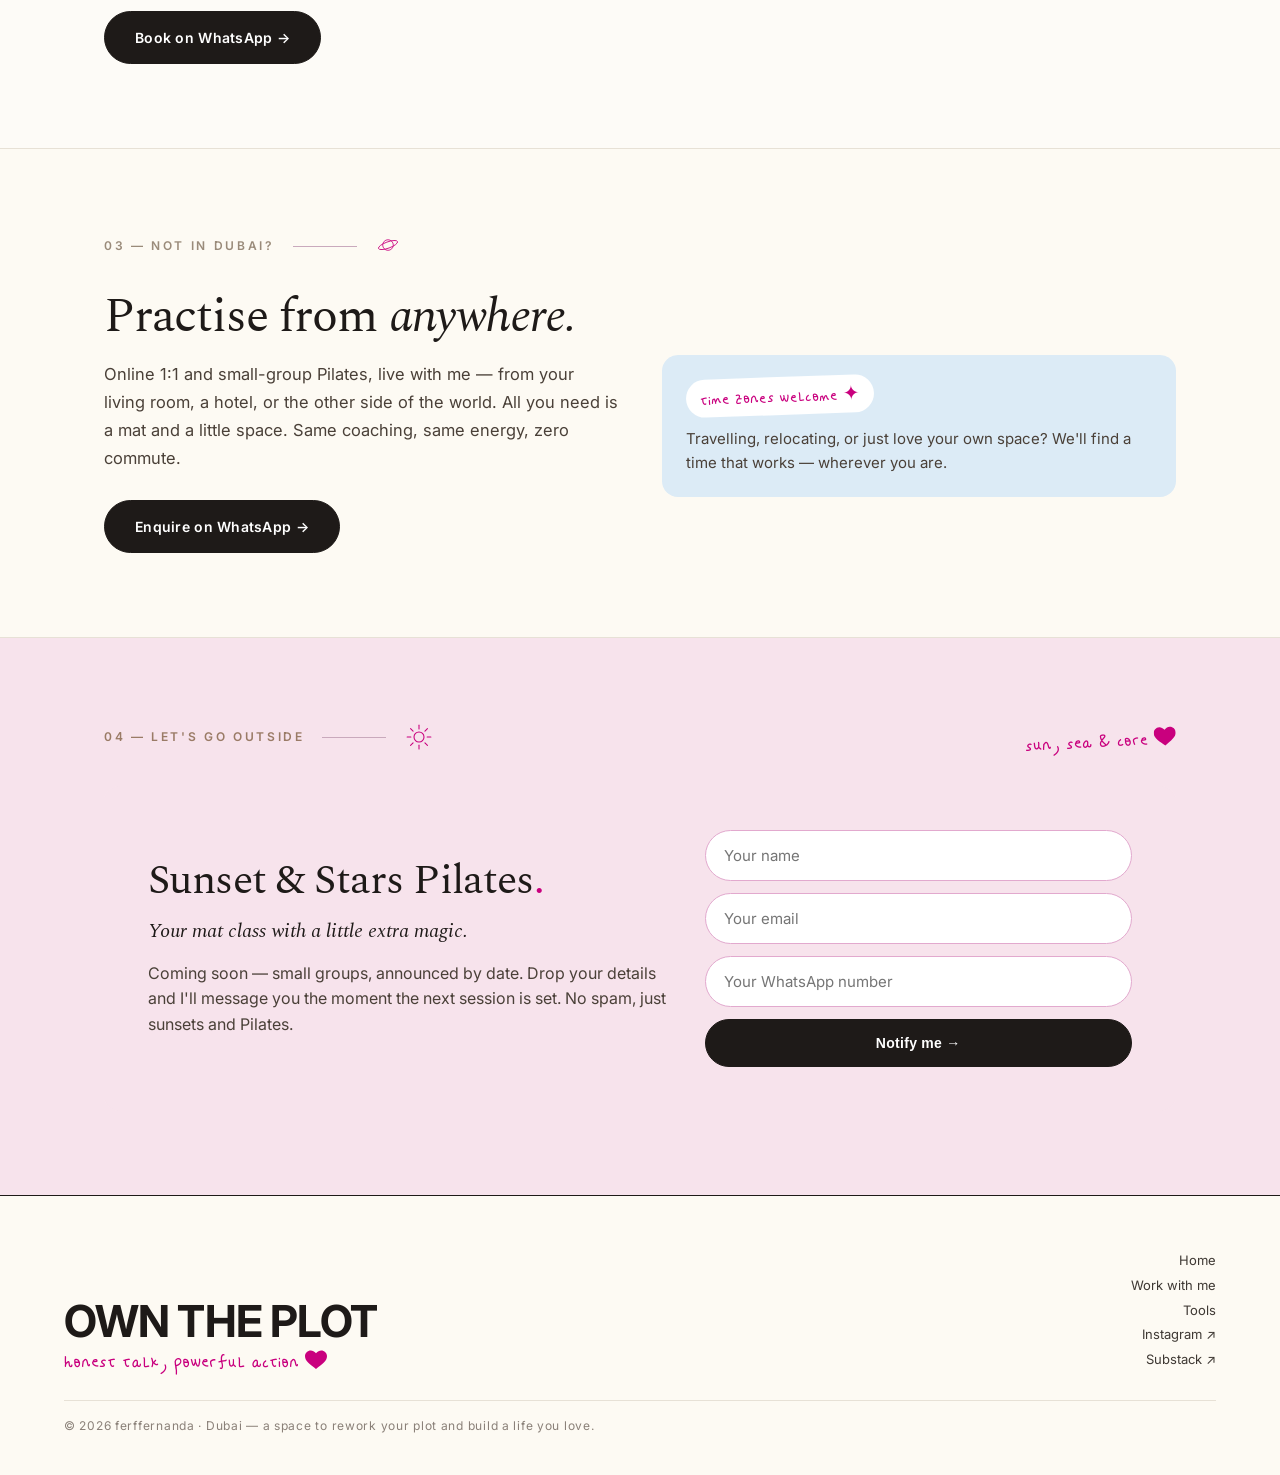
<file: schedule_1.html>
<!doctype html>
<html lang="en">
<head>
<meta charset="utf-8">
<meta name="viewport" content="width=device-width, initial-scale=1">
<title>Schedule — Own the Plot</title>
<meta name="description" content="Where to practise Pilates with Fernanda — group classes at 306, AERA and Vybe in Dubai, private 1:1s (including outdoors at The Greens), online from anywhere, and Sunset &amp; Stars Pilates.">
<link rel="preconnect" href="https://fonts.googleapis.com">
<link rel="preconnect" href="https://fonts.gstatic.com" crossorigin>
<link rel="stylesheet" href="https://fonts.googleapis.com/css2?family=Inter:wght@400;500;600;700&family=Spectral:ital,wght@0,300;0,400;0,500;0,600;1,300;1,400&family=Caveat:wght@400;600;700&display=swap">
<link rel="icon" href="favicon.svg" type="image/svg+xml">
<link rel="icon" type="image/png" sizes="32x32" href="favicon-32.png">
<link rel="apple-touch-icon" href="favicon-180.png">
<link rel="stylesheet" href="styles.css">
</head>
<body>

<!-- HEADER -->
<header class="site-header">
  <nav class="nav">
    <a class="brand" href="index.html">
      <span class="mark">Own the Plot</span>
      <span class="by">by ferffernanda</span>
    </a>
    <input type="checkbox" id="navtoggle" class="nav-toggle">
    <div class="nav-links">
      <a href="index.html#talk">The plot</a>
      <a href="index.html#work">Work with me</a>
      <a href="schedule.html">Schedule</a>
      <a href="tools.html">Tools</a>
      <a href="https://ferffernanda.substack.com" target="_blank" rel="noopener">Plot Notes</a>
      <a class="cta" href="schedule.html">Book a class →</a>
    </div>
    <label for="navtoggle" class="nav-toggle-label" aria-label="Menu"><span></span><span></span><span></span></label>
  </nav>
</header>

<!-- PAGE HERO -->
<section class="page-hero">
  <div class="wrap">
    <div class="script" style="font-size:27px;margin-bottom:8px">aligned, fun &amp; spicy
      <svg class="doodle" width="22" height="22" viewBox="0 0 48 48" fill="#C9007E" stroke="#C9007E" stroke-width="1"><path d="M24 6 C25 18 30 23 42 24 C30 25 25 30 24 42 C23 30 18 25 6 24 C18 23 23 18 24 6 Z"/></svg>
    </div>
    <div class="display">We move <span class="uline">forward<svg viewBox="0 0 200 12" preserveAspectRatio="none"><path d="M3 8 C45 2 90 2 130 6 S185 11 197 4" fill="none" stroke="#C9007E" stroke-width="3.4" stroke-linecap="round"/></svg></span><span class="pink">.</span></div>
    <p>Mat &amp; reformer pilates. Group classes across three Dubai studios, private 1:1s, online from anywhere, and Pilates by the sea. Pick your plot.</p>
  </div>
</section>

<!-- 1. GROUP CLASSES -->
<section class="section">
  <div class="wrap">
    <div class="section-head">
      <div style="display:flex;align-items:center;gap:18px">
        <span class="eyebrow">01 — Group classes</span>
        <span class="line"></span>
        <svg width="38" height="38" viewBox="0 0 54 54" fill="none" stroke="#C9007E" stroke-width="1.7"><circle cx="27" cy="25" r="12"/><ellipse cx="27" cy="25" rx="22" ry="7" transform="rotate(-20 27 25)"/></svg>
      </div>
    </div>

    <div class="date-tag">New timetable · 15 October</div>
    <div class="legend">
      <span class="li"><span class="dot" style="background:#C9E4F5"></span>306 Pilates · Majan</span>
      <span class="li"><span class="dot" style="background:#DCCFF2"></span>Vybe · Dubai Marina</span>
      <span class="li"><span class="dot" style="background:#FAEFC0"></span>AERA · Azizi Riviera</span>
    </div>

    <div class="timetable">
      <div class="day">
        <div class="day-name">Monday<span class="sub">strong start</span></div>
        <div class="classes">
          <div class="class-row"><span class="time">5 pm</span><div class="nm">Reformer Full Body</div><span class="chip chip-306">306</span><a class="bk" href="https://306pilates.com/class-schedule" target="_blank" rel="noopener">Book →</a></div>
          <div class="class-row"><span class="time">6 pm</span><div class="nm">Mat Sculpt</div><span class="chip chip-306">306</span><a class="bk" href="https://306pilates.com/class-schedule" target="_blank" rel="noopener">Book →</a></div>
          <div class="class-row"><span class="time">7 pm</span><div class="nm">Reformer Glutes &amp; Abs</div><span class="chip chip-306">306</span><a class="bk" href="https://306pilates.com/class-schedule" target="_blank" rel="noopener">Book →</a></div>
        </div>
      </div>
      <div class="day">
        <div class="day-name">Tuesday<span class="sub">double-studio day</span></div>
        <div class="classes">
          <div class="class-row"><span class="time">11 am</span><div class="nm">Reformer Pilates Basics</div><span class="chip chip-aera">AERA</span><a class="bk" href="https://www.aerastudiodubai.com/book-online" target="_blank" rel="noopener">Book →</a></div>
          <div class="class-row"><span class="time">12 pm</span><div class="nm">Reformer Booty &amp; Core</div><span class="chip chip-aera">AERA</span><a class="bk" href="https://www.aerastudiodubai.com/book-online" target="_blank" rel="noopener">Book →</a></div>
          <div class="class-row"><span class="time">1 pm</span><div class="nm">Reformer Define</div><span class="chip chip-aera">AERA</span><a class="bk" href="https://www.aerastudiodubai.com/book-online" target="_blank" rel="noopener">Book →</a></div>
          <div class="class-row"><span class="time">6 pm</span><div class="nm">Reformer Booty &amp; Abs</div><span class="chip chip-vybe">Vybe</span><a class="bk" href="https://www.vybepilates.ae/schedule" target="_blank" rel="noopener">Book →</a></div>
          <div class="class-row"><span class="time">7:15 pm</span><div class="nm">Mat Burn</div><span class="chip chip-vybe">Vybe</span><a class="bk" href="https://www.vybepilates.ae/schedule" target="_blank" rel="noopener">Book →</a></div>
          <div class="class-row"><span class="time">8 pm</span><div class="nm">Reformer Full Body · Int</div><span class="chip chip-vybe">Vybe</span><a class="bk" href="https://www.vybepilates.ae/schedule" target="_blank" rel="noopener">Book →</a></div>
        </div>
      </div>
      <div class="day">
        <div class="day-name">Wednesday<span class="sub">midweek reset</span></div>
        <div class="classes">
          <div class="class-row"><span class="time">6 pm</span><div class="nm">Reformer Booty &amp; Core</div><span class="chip chip-aera">AERA</span><a class="bk" href="https://www.aerastudiodubai.com/book-online" target="_blank" rel="noopener">Book →</a></div>
          <div class="class-row"><span class="time">7 pm</span><div class="nm">Reformer Pilates Basics</div><span class="chip chip-aera">AERA</span><a class="bk" href="https://www.aerastudiodubai.com/book-online" target="_blank" rel="noopener">Book →</a></div>
          <div class="class-row"><span class="time">8 pm</span><div class="nm">Reformer Burn</div><span class="chip chip-aera">AERA</span><a class="bk" href="https://www.aerastudiodubai.com/book-online" target="_blank" rel="noopener">Book →</a></div>
        </div>
      </div>
      <div class="day">
        <div class="day-name">Thursday<span class="sub">morning &amp; evening</span></div>
        <div class="classes">
          <div class="class-row"><span class="time">8 am</span><div class="nm">Reformer Full Body</div><span class="chip chip-vybe">Vybe</span><a class="bk" href="https://www.vybepilates.ae/schedule" target="_blank" rel="noopener">Book →</a></div>
          <div class="class-row"><span class="time">9 am</span><div class="nm">Mat Burn</div><span class="chip chip-vybe">Vybe</span><a class="bk" href="https://www.vybepilates.ae/schedule" target="_blank" rel="noopener">Book →</a></div>
          <div class="class-row"><span class="time">10 am</span><div class="nm">Reformer Booty &amp; Abs</div><span class="chip chip-vybe">Vybe</span><a class="bk" href="https://www.vybepilates.ae/schedule" target="_blank" rel="noopener">Book →</a></div>
          <div class="class-row"><span class="time">6 pm</span><div class="nm">Reformer Booty &amp; Abs</div><span class="chip chip-vybe">Vybe</span><a class="bk" href="https://www.vybepilates.ae/schedule" target="_blank" rel="noopener">Book →</a></div>
          <div class="class-row"><span class="time">7:15 pm</span><div class="nm">Mat Burn</div><span class="chip chip-vybe">Vybe</span><a class="bk" href="https://www.vybepilates.ae/schedule" target="_blank" rel="noopener">Book →</a></div>
          <div class="class-row"><span class="time">8 pm</span><div class="nm">Reformer · Intermediate</div><span class="chip chip-vybe">Vybe</span><a class="bk" href="https://www.vybepilates.ae/schedule" target="_blank" rel="noopener">Book →</a></div>
        </div>
      </div>
      <div class="day">
        <div class="day-name">Friday<span class="sub">ease into the weekend</span></div>
        <div class="classes">
          <div class="class-row"><span class="time">9 am</span><div class="nm">Reformer Full Body</div><span class="chip chip-306">306</span><a class="bk" href="https://306pilates.com/class-schedule" target="_blank" rel="noopener">Book →</a></div>
          <div class="class-row"><span class="time">10 am</span><div class="nm">Align · Beginner Reformer</div><span class="chip chip-306">306</span><a class="bk" href="https://306pilates.com/class-schedule" target="_blank" rel="noopener">Book →</a></div>
          <div class="class-row"><span class="time">11 am</span><div class="nm">Reformer Glutes &amp; Abs</div><span class="chip chip-306">306</span><a class="bk" href="https://306pilates.com/class-schedule" target="_blank" rel="noopener">Book →</a></div>
        </div>
      </div>
      <div class="day">
        <div class="day-name">Saturday<span class="sub">weekend movement</span></div>
        <div class="classes">
          <div class="class-row"><span class="time">10 am</span><div class="nm">Reformer Define</div><span class="chip chip-aera">AERA</span><a class="bk" href="https://www.aerastudiodubai.com/book-online" target="_blank" rel="noopener">Book →</a></div>
          <div class="class-row"><span class="time">11 am</span><div class="nm">Reformer Burn</div><span class="chip chip-aera">AERA</span><a class="bk" href="https://www.aerastudiodubai.com/book-online" target="_blank" rel="noopener">Book →</a></div>
          <div class="class-row"><span class="time">12 pm</span><div class="nm">Reformer Booty &amp; Core</div><span class="chip chip-aera">AERA</span><a class="bk" href="https://www.aerastudiodubai.com/book-online" target="_blank" rel="noopener">Book →</a></div>
        </div>
      </div>
      <div class="day">
        <div class="day-name">Sunday<span class="sub">rest is part of the plot</span></div>
        <div class="classes"><span class="day-off">Off the mat — see you Monday <svg class="hrt" viewBox="0 0 32 29" fill="currentColor" aria-hidden="true"><path d="M23.6 2C20.9 2 18.5 3.4 16 6 13.5 3.4 11.1 2 8.4 2 3.8 2 0 5.8 0 10.4 0 17.6 7.6 22 16 29 24.4 22 32 17.6 32 10.4 32 5.8 28.2 2 23.6 2Z"/></svg></span></div>
      </div>
    </div>


    <!-- studios reference -->
    <div class="section-head" style="margin-top:56px">
      <div style="display:flex;align-items:center;gap:18px">
        <span class="eyebrow">The studios</span>
        <span class="line"></span>
      </div>    </div>
    <div class="studio-grid">
      <div class="studio" style="border-top:5px solid #C9E4F5"><div class="body">
        <h3>306 Pilates</h3>
        <div class="addr">OST Tower 11, Retail 5<br>Wadi Al Safa, Majan, Dubai</div>
        <p class="formats">Reformer · Mat · Barre · Yoga · Recovery.</p>
        <a class="book pill-dark" href="https://306pilates.com/class-schedule" target="_blank" rel="noopener">View schedule &amp; book →</a>
      </div></div>
      <div class="studio" style="border-top:5px solid #FAEFC0"><div class="body">
        <h3>AERA Studio</h3>
        <div class="addr">Azizi Riviera 45, Shop 09<br>Dubai</div>
        <p class="formats">Reformer · Booty &amp; Core · AERA Define · AERA Burn · Yogalates.</p>
        <a class="book pill-dark" href="https://www.aerastudiodubai.com/book-online" target="_blank" rel="noopener">View schedule &amp; book →</a>
      </div></div>
      <div class="studio" style="border-top:5px solid #DCCFF2"><div class="body">
        <h3>Vybe Pilates</h3>
        <div class="addr">The Waves Tower B, Shop 10<br>Dubai Marina</div>
        <p class="formats">Reformer &amp; Mat · Barre · Yoga · Stretching · Prenatal.</p>
        <a class="book pill-dark" href="https://www.vybepilates.ae/schedule" target="_blank" rel="noopener">View schedule &amp; book →</a>
      </div></div>
    </div>
  </div>
</section>

<!-- 2. PRIVATE CLASSES (feature) -->
<section class="section section-paper">
  <div class="wrap">
    <div class="section-head">
      <div style="display:flex;align-items:center;gap:18px">
        <span class="eyebrow">02 — Private classes</span>
        <span class="line"></span>
        <svg width="24" height="24" viewBox="0 0 46 46" fill="#C9007E" stroke="#C9007E" stroke-width="1"><path d="M23 5 C24 17 29 22 41 23 C29 24 24 29 23 41 C22 29 17 24 5 23 C17 22 22 17 23 5 Z"/></svg>
      </div>
      <span class="script tag-rot" style="font-size:22px">just you &amp; me <svg class="hrt" viewBox="0 0 32 29" fill="currentColor" aria-hidden="true"><path d="M23.6 2C20.9 2 18.5 3.4 16 6 13.5 3.4 11.1 2 8.4 2 3.8 2 0 5.8 0 10.4 0 17.6 7.6 22 16 29 24.4 22 32 17.6 32 10.4 32 5.8 28.2 2 23.6 2Z"/></svg></span>
    </div>
    <div class="feature" style="grid-template-columns:1fr;max-width:680px">
      <div>
        <div class="display">1:1, fully <span class="it">yours.</span></div>
        <p>Private Pilates built entirely around your body, your goals and your pace — whether you're brand new to the reformer or fine-tuning the details. Come to me, or I come to you.</p>
        <ul class="loc-list">
          <li><span class="k">The Greens</span> — Reformer indoor studio and outdoor mat.</li>
          <li><span class="k">At my studios</span> — Marina, Majan, Meydan, Jumeirah 1: booked just for us.</li>
          <li><span class="k">At your place</span> — home, building gym or hotel, anywhere in Dubai.</li>
        </ul>
        <div class="feature-actions">
          <a class="pill-dark" href="https://wa.me/971581919647?text=Hi%20Fernanda!%20I%27d%20love%20to%20book%20a%20private%20Pilates%20session." target="_blank" rel="noopener">Book on WhatsApp →</a>
        </div>
      </div>
    </div>
  </div>
</section>

<!-- 3. NOT IN DUBAI? (online) -->
<section class="section">
  <div class="wrap">
    <div class="section-head">
      <div style="display:flex;align-items:center;gap:18px">
        <span class="eyebrow">03 — Not in Dubai?</span>
        <span class="line"></span>
        <svg width="26" height="26" viewBox="0 0 54 54" fill="none" stroke="#C9007E" stroke-width="1.7"><circle cx="27" cy="25" r="11"/><ellipse cx="27" cy="25" rx="21" ry="6.5" transform="rotate(-20 27 25)"/></svg>
      </div>    </div>
    <div class="feature">
      <div>
        <div class="display">Practise from <span class="it">anywhere.</span></div>
        <p>Online 1:1 and small-group Pilates, live with me — from your living room, a hotel, or the other side of the world. All you need is a mat and a little space. Same coaching, same energy, zero commute.</p>
        <div class="feature-actions">
          <a class="pill-dark" href="https://wa.me/971581919647?text=Hi%20Fernanda!%20I%27m%20interested%20in%20online%20Pilates." target="_blank" rel="noopener">Enquire on WhatsApp →</a>
        </div>
      </div>
      <div>
        <div class="loc-highlight" style="background:#DCEBF6">
          <span class="sticker" style="background:#fff">time zones welcome ✦</span>
          <p style="color:#4A4038;line-height:1.6;margin-top:12px">Travelling, relocating, or just love your own space? We'll find a time that works — wherever you are.</p>
        </div>
      </div>
    </div>
  </div>
</section>

<!-- 4. LET'S GO OUTSIDE (beach) -->
<section class="section section-pink">
  <div class="wrap">
    <div class="section-head">
      <div style="display:flex;align-items:center;gap:18px">
        <span class="eyebrow" style="color:#9A7B66">04 — Let's go outside</span>
        <span class="line"></span>
        <svg width="30" height="30" viewBox="0 0 48 48" fill="none" stroke="#C9007E" stroke-width="1.7"><circle cx="24" cy="24" r="8"/><g stroke-linecap="round"><line x1="24" y1="5" x2="24" y2="11"/><line x1="24" y1="37" x2="24" y2="43"/><line x1="5" y1="24" x2="11" y2="24"/><line x1="37" y1="24" x2="43" y2="24"/><line x1="10.5" y1="10.5" x2="14.5" y2="14.5"/><line x1="33.5" y1="33.5" x2="37.5" y2="37.5"/><line x1="37.5" y1="10.5" x2="33.5" y2="14.5"/><line x1="14.5" y1="33.5" x2="10.5" y2="37.5"/></g></svg>
      </div>
      <span class="script tag-rot" style="font-size:22px">sun, sea &amp; core <svg class="hrt" viewBox="0 0 32 29" fill="currentColor" aria-hidden="true"><path d="M23.6 2C20.9 2 18.5 3.4 16 6 13.5 3.4 11.1 2 8.4 2 3.8 2 0 5.8 0 10.4 0 17.6 7.6 22 16 29 24.4 22 32 17.6 32 10.4 32 5.8 28.2 2 23.6 2Z"/></svg></span>
    </div>
    <div class="waitlist" id="beach" style="margin-top:0">
      <div>
        <div class="display">Sunset &amp; Stars Pilates<span class="pink">.</span></div>
        <p class="serif" style="font-style:italic;font-size:20px;color:#1E1A18;margin:12px 0 0">Your mat class with a little extra magic.</p>
        <p>Coming soon — small groups, announced by date. Drop your details and I'll message you the moment the next session is set. No spam, just sunsets and Pilates.</p>
      </div>
      <div>
        <form name="beach-pilates" method="POST" data-netlify="true" netlify-honeypot="bot-field" data-otp>
          <input type="hidden" name="form-name" value="beach-pilates">
          <p style="display:none"><label>Don't fill this out: <input name="bot-field"></label></p>
          <input type="text" name="name" placeholder="Your name" aria-label="Your name" required>
          <input type="email" name="email" placeholder="Your email" aria-label="Your email" required>
          <input type="tel" name="whatsapp" placeholder="Your WhatsApp number" aria-label="Your WhatsApp number" required>
          <button type="submit" class="pill-dark" style="justify-content:center">Notify me →</button>
        </form>
        <div class="form-done" style="display:none">
          <div class="script" style="font-size:26px;color:#C9007E">you're on the list <svg class="hrt" viewBox="0 0 32 29" fill="currentColor" aria-hidden="true"><path d="M23.6 2C20.9 2 18.5 3.4 16 6 13.5 3.4 11.1 2 8.4 2 3.8 2 0 5.8 0 10.4 0 17.6 7.6 22 16 29 24.4 22 32 17.6 32 10.4 32 5.8 28.2 2 23.6 2Z"/></svg></div>
          <p style="margin:6px 0 0;font-size:16px;color:#4A4038">I'll message you the moment the next Sunset &amp; Stars Pilates date is set.</p>
        </div>
      </div>
    </div>
  </div>
</section>

<!-- FOOTER -->
<footer class="site-footer">
  <div class="footer-top">
    <div class="footer-brand">
      <div class="big">Own the Plot</div>
      <div class="script">honest talk, powerful action <svg class="hrt" viewBox="0 0 32 29" fill="currentColor" aria-hidden="true"><path d="M23.6 2C20.9 2 18.5 3.4 16 6 13.5 3.4 11.1 2 8.4 2 3.8 2 0 5.8 0 10.4 0 17.6 7.6 22 16 29 24.4 22 32 17.6 32 10.4 32 5.8 28.2 2 23.6 2Z"/></svg></div>
    </div>
    <div class="footer-links">
      <a href="index.html">Home</a>
      <a href="index.html#work">Work with me</a>
      <a href="tools.html">Tools</a>
      <a href="https://instagram.com/ferffernanda" target="_blank" rel="noopener">Instagram ↗</a>
      <a href="https://ferffernanda.substack.com" target="_blank" rel="noopener">Substack ↗</a>
    </div>
  </div>
  <div class="footer-fine">© 2026 ferffernanda · Dubai — a space to rework your plot and build a life you love.</div>
</footer>

<script>
document.querySelectorAll('form[data-otp]').forEach(function(f){
  f.addEventListener('submit', function(e){
    e.preventDefault();
    var btn=f.querySelector('button[type=submit]'); if(btn){btn.textContent='Sending…';btn.disabled=true;}
    fetch('/',{method:'POST',headers:{'Content-Type':'application/x-www-form-urlencoded'},body:new URLSearchParams(new FormData(f)).toString()})
      .then(function(){
        var done=f.parentNode.querySelector('.form-done');
        if(done){f.style.display='none';done.style.display='block';}
      })
      .catch(function(){ if(btn){btn.textContent='Try again →';btn.disabled=false;} });
  });
});
</script>
</body>
</html>
</file>
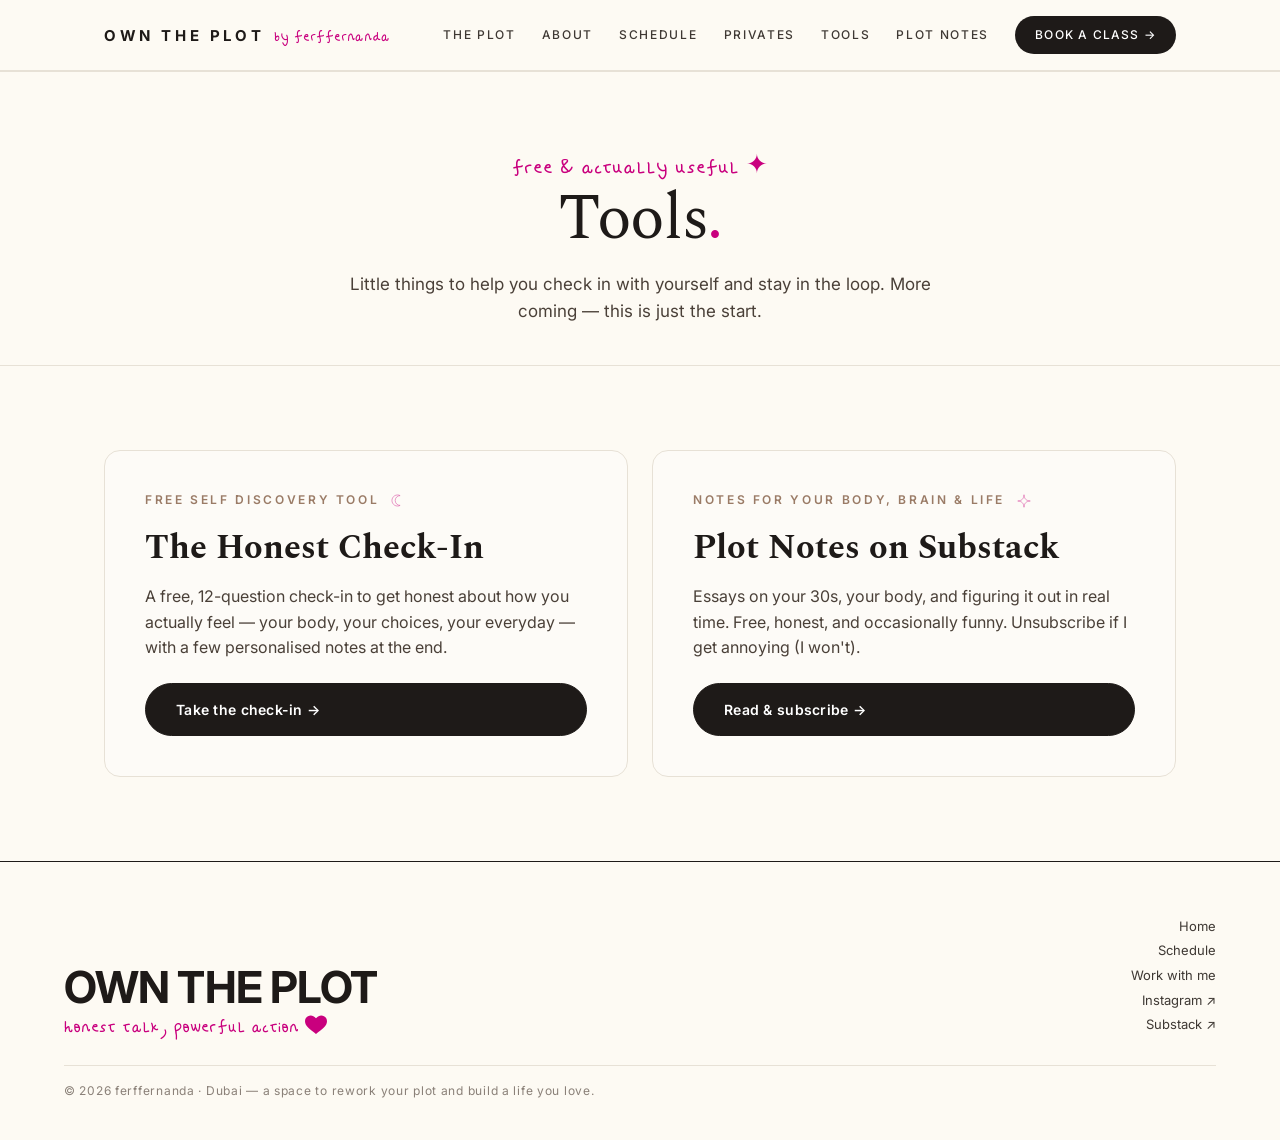
<file: tools.html>
<!doctype html>
<html lang="en">
<head>
<meta charset="utf-8">
<meta name="viewport" content="width=device-width, initial-scale=1">
<title>Tools — Own the Plot</title>
<meta name="description" content="Free tools to check in with yourself and stay in the loop — the Honest Check-In quiz and Plot Notes on Substack.">
<link rel="preconnect" href="https://fonts.googleapis.com">
<link rel="preconnect" href="https://fonts.gstatic.com" crossorigin>
<link rel="stylesheet" href="https://fonts.googleapis.com/css2?family=Inter:wght@400;500;600;700&family=Spectral:ital,wght@0,300;0,400;0,500;0,600;1,300;1,400&family=Caveat:wght@400;600;700&display=swap">
<link rel="icon" href="favicon.svg" type="image/svg+xml">
<link rel="icon" type="image/png" sizes="32x32" href="favicon-32.png">
<link rel="apple-touch-icon" href="favicon-180.png">
<link rel="stylesheet" href="styles.css">
</head>
<body>

<!-- HEADER -->
<header class="site-header">
  <nav class="nav">
    <a class="brand" href="index.html">
      <span class="mark">Own the Plot</span>
      <span class="by">by ferffernanda</span>
    </a>
    <input type="checkbox" id="navtoggle" class="nav-toggle">
    <div class="nav-links">
      <a href="index.html#talk">The plot</a>
      <a href="about.html">About</a>
      <a href="schedule.html">Schedule</a>
      <a href="privates.html">Privates</a>
      <a href="tools.html">Tools</a>
      <a href="https://ferffernanda.substack.com" target="_blank" rel="noopener">Plot Notes</a>
      <a class="cta" href="schedule.html">Book a class →</a>
    </div>
    <label for="navtoggle" class="nav-toggle-label" aria-label="Menu"><span></span><span></span><span></span></label>
  </nav>
</header>

<!-- PAGE HERO -->
<section class="page-hero">
  <div class="wrap">
    <div class="script" style="font-size:26px;margin-bottom:8px">free &amp; actually useful ✦</div>
    <div class="display">Tools<span class="pink">.</span></div>
    <p>Little things to help you check in with yourself and stay in the loop. More coming — this is just the start.</p>
  </div>
</section>

<!-- TOOLS -->
<section class="section">
  <div class="wrap">
    <div class="tools-grid">

      <div class="tool">
        <div class="eyebrow" style="color:#9A7B66">Free self discovery tool <svg width="15" height="15" viewBox="0 0 46 46" fill="none" stroke="#C9007E" stroke-width="1.7" style="opacity:.7;vertical-align:middle;margin-left:5px"><path d="M31 8 A17 17 0 1 0 31 38 A13 13 0 1 1 31 8 Z"/></svg></div>
        <h3>The Honest Check-In</h3>
        <p>A free, 12-question check-in to get honest about how you actually feel — your body, your choices, your everyday — with a few personalised notes at the end.</p>
        <a class="book pill-dark" href="https://honest-checkin-ferffernanda.netlify.app/" target="_blank" rel="noopener">Take the check-in →</a>
      </div>

      <div class="tool">
        <div class="eyebrow" style="color:#9A7B66">Notes for your body, brain &amp; life <svg width="16" height="16" viewBox="0 0 46 46" fill="none" stroke="#C9007E" stroke-width="1.6" stroke-linejoin="round" style="opacity:.7;vertical-align:middle;margin-left:5px"><path d="M23 5 C24 17 29 22 41 23 C29 24 24 29 23 41 C22 29 17 24 5 23 C17 22 22 17 23 5 Z"/></svg></div>
        <h3>Plot Notes on Substack</h3>
        <p>Essays on your 30s, your body, and figuring it out in real time. Free, honest, and occasionally funny. Unsubscribe if I get annoying (I won't).</p>
        <a class="book pill-dark" href="https://ferffernanda.substack.com" target="_blank" rel="noopener">Read &amp; subscribe →</a>
      </div>

    </div>
  </div>
</section>

<!-- FOOTER -->
<footer class="site-footer">
  <div class="footer-top">
    <div class="footer-brand">
      <div class="big">Own the Plot</div>
      <div class="script">honest talk, powerful action <svg class="hrt" viewBox="0 0 32 29" fill="currentColor" aria-hidden="true"><path d="M23.6 2C20.9 2 18.5 3.4 16 6 13.5 3.4 11.1 2 8.4 2 3.8 2 0 5.8 0 10.4 0 17.6 7.6 22 16 29 24.4 22 32 17.6 32 10.4 32 5.8 28.2 2 23.6 2Z"/></svg></div>
    </div>
    <div class="footer-links">
      <a href="index.html">Home</a>
      <a href="schedule.html">Schedule</a>
      <a href="index.html#work">Work with me</a>
      <a href="https://instagram.com/ferffernanda" target="_blank" rel="noopener">Instagram ↗</a>
      <a href="https://ferffernanda.substack.com" target="_blank" rel="noopener">Substack ↗</a>
    </div>
  </div>
  <div class="footer-fine">© 2026 ferffernanda · Dubai — a space to rework your plot and build a life you love.</div>
</footer>

</body>
</html>
</file>
<file: styles.css>
/* ============================================================
   OWN THE PLOT — ferffernanda
   Shared responsive stylesheet
   ------------------------------------------------------------
   FONT NOTE: Inter is a stand-in for TT Norms, and Caveat is a
   stand-in for "Ferffernanda Notes". When you have the real font
   files, drop them in /fonts and uncomment the @font-face blocks
   below, then change --font-sans / --font-script.
   ============================================================ */

@font-face{
  font-family:'Ferffernanda Notes';
  src:url('fonts/FerffernandaNotes-Regular.ttf') format('truetype');
  font-weight:400; font-style:normal; font-display:swap;
}
@font-face{
  font-family:'Ferffernanda Notes';
  src:url('fonts/FerffernandaNotes-Bold.ttf') format('truetype');
  font-weight:700; font-style:normal; font-display:swap;
}
/* TT Norms (paid) — drop the files in /fonts and uncomment to replace Inter:
@font-face{ font-family:'TT Norms'; src:url('fonts/TTNorms-Regular.woff2') format('woff2'); font-weight:400; font-display:swap; }
*/

:root{
  --ink:#1E1A18;
  --paper:#FDFBF7;
  --cream:#FDFAF3;
  --pink:#C9007E;
  --soft-pink:#F3C6DF;
  --blush:#F7E3EC;
  --sand:#F2E4D8;
  --support:#3E3833;
  --muted:#8A8078;
  --line:#E7E1D6;
  --mauve:#C9A9BC;

  --font-sans:'Inter','Helvetica Neue',Arial,sans-serif;
  --font-serif:'Spectral',Georgia,serif;
  --font-script:'Ferffernanda Notes','Caveat',cursive;

  --wrap:1200px;
  --gutter:clamp(20px,5vw,64px);
}

*{box-sizing:border-box;}
html{scroll-behavior:smooth;}
body{
  margin:0;
  font-family:var(--font-sans);
  background:var(--cream);
  color:var(--ink);
  -webkit-font-smoothing:antialiased;
  line-height:1.5;
}
img{max-width:100%;display:block;}
a{color:inherit;text-decoration:none;}

/* ---------- helpers ---------- */
.serif{font-family:var(--font-serif);font-weight:400;}
.it{font-style:italic;}
.script{font-family:var(--font-script);color:var(--pink);line-height:1.05;}
.eyebrow{
  font-size:12px;font-weight:600;letter-spacing:.22em;
  text-transform:uppercase;color:#9A8B7A;
}
.pink{color:var(--pink);}
.wrap{max-width:var(--wrap);margin:0 auto;padding-left:var(--gutter);padding-right:var(--gutter);}

.pill-dark,.pill-out{
  display:inline-flex;align-items:center;gap:.4em;
  font-size:14px;font-weight:600;letter-spacing:.02em;
  padding:15px 30px;border-radius:100px;cursor:pointer;
  transition:transform .15s ease,opacity .15s ease;
}
.pill-dark{background:var(--ink);color:#fff;border:1px solid var(--ink);}
.pill-out{background:transparent;color:var(--ink);border:1px solid var(--ink);}
.pill-dark:hover,.pill-out:hover{transform:translateY(-2px);}
.pill-pink{background:var(--pink);color:#fff;border:1px solid var(--pink);}

/* ---------- header / nav ---------- */
.site-header{
  position:sticky;top:0;z-index:50;
  background:var(--cream);
  border-bottom:1px solid var(--line);
}
.nav{
  max-width:var(--wrap);margin:0 auto;
  padding:16px var(--gutter);
  display:flex;align-items:center;justify-content:space-between;gap:16px;
}
.brand{display:flex;align-items:baseline;gap:10px;}
.brand .mark{font-size:15px;font-weight:700;letter-spacing:.24em;text-transform:uppercase;}
.brand .by{font-family:var(--font-script);font-size:18px;color:var(--pink);}
.nav-links{display:flex;align-items:center;gap:26px;}
.nav-links a{font-size:12px;font-weight:500;letter-spacing:.14em;text-transform:uppercase;color:var(--support);}
.nav-links a.cta{padding:10px 20px;border-radius:100px;background:var(--ink);color:#fff;letter-spacing:.1em;}
.nav-toggle,.nav-toggle-label{display:none;}

/* ---------- generic section ---------- */
.section{padding:clamp(56px,8vw,84px) 0;border-top:1px solid var(--line);}
.section-pink{background:var(--blush);}
.section-paper{background:var(--paper);}
.section-sand{background:var(--sand);}
.section-head{
  display:flex;align-items:flex-end;justify-content:space-between;gap:20px;
  margin-bottom:34px;flex-wrap:wrap;
}
.section-head .line{width:64px;height:1px;background:var(--mauve);}
h1,h2,h3{margin:0;}
.display{
  font-family:var(--font-serif);font-weight:400;
  line-height:1.02;letter-spacing:-.02em;
}

/* ---------- hero ---------- */
.hero{
  display:grid;grid-template-columns:1.05fr .95fr;
  min-height:min(560px,80vh);border-top:1px solid var(--line);
}
.hero-copy{padding:clamp(48px,6vw,70px) var(--gutter);display:flex;flex-direction:column;justify-content:center;}
.hero-copy h1{font-family:var(--font-serif);font-size:clamp(40px,6vw,74px);font-weight:400;line-height:1.0;letter-spacing:-.02em;}
.hero-copy p{margin:24px 0 0;font-size:clamp(16px,2vw,18px);line-height:1.6;color:#4A4038;max-width:46ch;}
.hero-actions{display:flex;gap:14px;margin-top:32px;flex-wrap:wrap;}
.hero-img{position:relative;overflow:hidden;min-height:320px;}
.hero-img img{position:absolute;inset:0;width:100%;height:100%;object-fit:cover;object-position:50% 20%;}
.sparkle-row{display:flex;align-items:center;gap:11px;margin-bottom:22px;}
.float-ill{position:absolute;z-index:2;filter:drop-shadow(0 1px 6px rgba(0,0,0,.25));}
.ill-accent{vertical-align:middle;}

/* ---------- four corners ---------- */
.corners{display:grid;grid-template-columns:repeat(4,1fr);gap:22px;}
.corner img{width:100%;height:360px;object-fit:cover;border-radius:2px;}
.corner .num{font-family:var(--font-serif);font-style:italic;font-size:20px;color:var(--pink);}
.corner .ctitle{font-family:var(--font-serif);font-size:23px;}
.corner .row{display:flex;align-items:baseline;gap:10px;margin:16px 0 8px;}
.corner p{margin:0 0 12px;font-size:14px;line-height:1.55;color:#4A4038;}

/* ---------- mountain overlay band ---------- */
.band{position:relative;min-height:min(560px,80vh);overflow:hidden;border-top:1px solid var(--line);display:flex;align-items:center;}
.band img{position:absolute;inset:0;width:100%;height:100%;object-fit:cover;object-position:50% 58%;}
.band .scrim{position:absolute;inset:0;background:linear-gradient(90deg,rgba(30,26,24,.66) 0%,rgba(30,26,24,.44) 46%,rgba(30,26,24,.14) 100%);}
.band .band-copy{position:relative;padding:clamp(48px,7vw,80px) var(--gutter);max-width:760px;}
.band .band-copy .script{color:var(--soft-pink);font-size:clamp(22px,3vw,27px);transform:rotate(-3deg);margin-bottom:20px;}
.band .band-copy .lead{font-family:var(--font-serif);font-style:italic;font-size:clamp(20px,3vw,27px);line-height:1.35;color:var(--paper);max-width:44ch;text-shadow:0 1px 14px rgba(0,0,0,.28);margin:0 0 24px;}
.band .band-copy .big{font-family:var(--font-serif);font-size:clamp(40px,6vw,64px);line-height:1.0;letter-spacing:-.02em;color:#fff;text-shadow:0 2px 18px rgba(0,0,0,.3);}

/* ---------- for you if ---------- */
.center-head{text-align:center;max-width:820px;margin:0 auto;}
.center-head .display{font-size:clamp(30px,5vw,46px);}
.foryou{max-width:1080px;margin:38px auto 0;display:grid;grid-template-columns:repeat(3,1fr);gap:14px 48px;}
.foryou .item{display:flex;gap:14px;padding:18px 0;border-top:1px solid var(--line);}
.foryou .item span.h{color:var(--pink);font-size:16px;}
.foryou .item span.t{font-size:16px;line-height:1.5;color:var(--support);}

/* ---------- work with me ---------- */
.cards4{display:grid;grid-template-columns:repeat(4,1fr);gap:20px;}
.wcard{border:1px solid var(--pink);border-radius:12px;padding:30px 26px 28px;display:flex;flex-direction:column;min-height:220px;background:var(--paper);}
.wcard.dark{background:var(--ink);border-color:var(--ink);}
.wcard h3{font-family:var(--font-serif);font-size:24px;margin-bottom:10px;}
.wcard.dark h3{color:var(--paper);}
.wcard p{margin:0 0 18px;font-size:14px;line-height:1.55;color:#4A4038;}
.wcard.dark p{color:#D8D2CC;}
.wcard .go{margin-top:auto;font-size:12px;font-weight:700;letter-spacing:.14em;text-transform:uppercase;color:var(--ink);}
.wcard.dark .go{color:var(--soft-pink);}

/* ---------- about ---------- */
.about{display:grid;grid-template-columns:.9fr 1.1fr;gap:56px;align-items:center;}
.about .photo{position:relative;}
.about .photo img{width:100%;height:min(640px,70vh);object-fit:cover;object-position:50% 14%;border-radius:2px;}
.about .photo .note{position:absolute;bottom:-14px;right:-10px;font-family:var(--font-script);font-size:24px;color:var(--pink);background:var(--paper);padding:4px 14px;border-radius:100px;transform:rotate(-3deg);}
.about h2{font-family:var(--font-serif);font-size:clamp(34px,4vw,48px);font-weight:400;line-height:1.02;letter-spacing:-.02em;margin-bottom:20px;}
.about p{margin:0 0 16px;font-size:16.5px;line-height:1.7;color:#4A4038;max-width:56ch;}
.pills{display:flex;flex-wrap:wrap;gap:10px;margin-top:22px;}
.pills span{font-size:12.5px;padding:8px 16px;border-radius:100px;border:1px solid #E0D7C9;color:#4A4038;}

/* ---------- freebie ---------- */
.freebie{display:grid;grid-template-columns:1.4fr .6fr;gap:40px;align-items:center;}
.freebie .display{font-size:clamp(34px,5vw,52px);}
.freebie p{margin:20px 0 0;max-width:54ch;font-size:16.5px;line-height:1.6;color:#4A4038;}
.polaroid{background:var(--paper);padding:12px 12px 40px;border-radius:3px;box-shadow:0 14px 30px rgba(30,26,24,.14);transform:rotate(4deg);max-width:320px;margin:0 auto;}
.polaroid img{width:100%;height:400px;object-fit:cover;object-position:50% 45%;}
.polaroid .cap{font-family:var(--font-script);text-align:center;font-size:22px;color:var(--ink);margin-top:10px;line-height:1.15;}

/* ---------- notes / newsletter ---------- */
.notes{display:grid;grid-template-columns:1fr 1fr;gap:40px;align-items:center;}
.notes .display{font-size:clamp(32px,4vw,48px);}
.subscribe-form{display:flex;gap:10px;flex-wrap:wrap;margin-top:8px;}
.subscribe-form input[type=email]{flex:1;min-width:200px;font-size:15px;padding:15px 18px;border:1px solid #D9CDBE;border-radius:100px;background:#fff;color:var(--ink);font-family:var(--font-sans);}
.form-fine{margin:12px 0 0;font-size:12.5px;color:#4A4038;opacity:.9;}

/* ---------- footer ---------- */
.site-footer{padding:52px var(--gutter) 40px;border-top:1.5px solid var(--ink);background:var(--cream);}
.footer-top{max-width:var(--wrap);margin:0 auto;display:flex;justify-content:space-between;align-items:flex-end;gap:24px;flex-wrap:wrap;}
.footer-brand .big{font-size:clamp(30px,4vw,44px);font-weight:700;letter-spacing:-.02em;line-height:.9;text-transform:uppercase;}
.footer-brand .script{font-size:22px;margin-top:6px;}
.footer-links{text-align:right;font-size:13px;color:var(--support);line-height:1.9;}
.footer-links a{display:block;}
.footer-fine{max-width:var(--wrap);margin:28px auto 0;padding-top:16px;border-top:1px solid var(--line);font-size:12px;letter-spacing:.06em;color:var(--muted);}

/* ---------- schedule page ---------- */
.studio-grid{display:grid;grid-template-columns:repeat(3,1fr);gap:22px;}
.studio{border:1px solid var(--line);border-radius:14px;overflow:hidden;background:var(--paper);display:flex;flex-direction:column;}
.studio .body{padding:26px 24px 24px;display:flex;flex-direction:column;flex:1;}
.studio h3{font-family:var(--font-serif);font-size:26px;margin-bottom:6px;}
.studio .addr{font-size:13.5px;color:var(--muted);line-height:1.45;margin-bottom:14px;}
.studio .formats{font-size:14px;color:#4A4038;line-height:1.55;margin:0 0 20px;}
.studio .book{margin-top:auto;}
.offer-grid{display:grid;grid-template-columns:repeat(3,1fr);gap:22px;margin-top:22px;}
.offer{border:1px solid var(--pink);border-radius:14px;padding:28px 26px;background:var(--paper);display:flex;flex-direction:column;}
.offer.dark{background:var(--ink);border-color:var(--ink);}
.offer h3{font-family:var(--font-serif);font-size:23px;margin-bottom:8px;}
.offer.dark h3{color:var(--paper);}
.offer p{font-size:14px;line-height:1.55;color:#4A4038;margin:0 0 18px;}
.offer.dark p{color:#D8D2CC;}
.offer .book{margin-top:auto;}
.waitlist{background:var(--blush);border-radius:16px;padding:clamp(28px,4vw,44px);margin-top:26px;display:grid;grid-template-columns:1.1fr .9fr;gap:34px;align-items:center;}
.waitlist .display{font-size:clamp(28px,4vw,42px);}
.waitlist p{font-size:16px;line-height:1.6;color:#4A4038;margin:14px 0 0;}
.waitlist form{display:flex;flex-direction:column;gap:12px;}
.waitlist input{font-size:15px;padding:15px 18px;border:1px solid #E2A9CE;border-radius:100px;background:#fff;color:var(--ink);font-family:var(--font-sans);}

/* ---------- playful bits ---------- */
.uline{position:relative;display:inline-block;}
.uline svg{position:absolute;left:-2%;width:104%;height:14px;bottom:-8px;overflow:visible;}
.tag-rot{display:inline-block;transform:rotate(-3deg);}
.doodle{vertical-align:middle;}
.sticker{display:inline-flex;align-items:center;gap:6px;font-family:var(--font-script);color:var(--pink);font-size:20px;background:var(--blush);padding:4px 14px;border-radius:100px;transform:rotate(-2deg);}

/* ---------- feature block (private etc.) ---------- */
.feature{display:grid;grid-template-columns:1fr 1fr;gap:44px;align-items:center;}
.feature .display{font-size:clamp(30px,4.5vw,48px);}
.feature p{font-size:16.5px;line-height:1.7;color:#4A4038;margin:18px 0 0;max-width:52ch;}
.loc-list{list-style:none;padding:0;margin:24px 0 0;display:flex;flex-direction:column;gap:14px;}
.loc-list li{display:flex;gap:12px;align-items:baseline;font-size:16.5px;color:var(--support);line-height:1.5;}
.loc-list li .k{color:var(--pink);font-weight:700;}
.loc-highlight{background:var(--blush);border-radius:16px;padding:22px 24px;margin-top:6px;}
.loc-highlight .tag{font-family:var(--font-script);color:var(--pink);font-size:20px;}
.loc-highlight .big{font-family:var(--font-serif);font-size:22px;margin-top:2px;}
.loc-highlight p{margin:6px 0 0;font-size:15px;}
.feature-actions{display:flex;gap:14px;flex-wrap:wrap;margin-top:28px;}
@media (max-width:960px){.feature{grid-template-columns:1fr;gap:26px;}}

/* ---------- weekly timetable ---------- */
.timetable{margin-top:10px;border-top:1px solid var(--line);}
.day{display:grid;grid-template-columns:190px 1fr;gap:28px;padding:26px 0;border-bottom:1px solid var(--line);}
.day-name{font-family:var(--font-serif);font-size:30px;line-height:1;}
.day-name .sub{display:block;font-size:12.5px;color:var(--muted);font-family:var(--font-sans);margin-top:8px;letter-spacing:.02em;}
.classes{display:flex;flex-direction:column;gap:16px;}
.class-row{display:grid;grid-template-columns:84px 1fr auto auto;gap:16px;align-items:center;}
.class-row .time{font-family:var(--font-serif);font-style:italic;font-size:20px;color:var(--pink);}
.class-row .nm{font-size:16px;font-weight:600;}
.class-row .st{font-size:12.5px;color:var(--muted);margin-top:2px;}
.class-row .bk{font-size:11px;font-weight:700;letter-spacing:.12em;text-transform:uppercase;white-space:nowrap;padding:11px 20px;border:1px solid var(--ink);border-radius:100px;transition:background .15s,color .15s;}
.class-row .bk:hover{background:var(--ink);color:#fff;}
.chip{font-size:10.5px;font-weight:700;letter-spacing:.06em;text-transform:uppercase;padding:5px 12px;border-radius:100px;white-space:nowrap;text-align:center;}
.chip-306{background:#C9E4F5;color:#1f4a5e;}
.chip-vybe{background:#DCCFF2;color:#463a6b;}
.chip-aera{background:#FAEFC0;color:#6b5a1e;}
.legend{display:flex;gap:16px;flex-wrap:wrap;margin:0 0 24px;align-items:center;}
.legend .li{display:flex;align-items:center;gap:7px;font-size:12.5px;color:var(--support);}
.legend .dot{width:12px;height:12px;border-radius:50%;}
.date-tag{display:inline-block;font-size:12px;font-weight:700;letter-spacing:.14em;text-transform:uppercase;color:#fff;background:var(--pink);padding:7px 16px;border-radius:100px;margin-bottom:20px;}
@media (max-width:600px){
  .class-row{grid-template-columns:64px 1fr;gap:6px 10px;}
  .class-row .chip{grid-column:2;justify-self:start;margin-top:2px;}
  .class-row .bk{grid-column:2;justify-self:start;margin-top:8px;}
}
.day-off{color:var(--muted);font-size:15px;font-style:italic;font-family:var(--font-serif);}
.tt-note{margin:18px 0 0;font-size:13.5px;color:var(--muted);}

/* ---------- weekly calendar ---------- */
.cal{display:grid;grid-template-columns:repeat(7,1fr);gap:10px;margin-top:6px;align-items:start;}
.cal-col{display:flex;flex-direction:column;}
.cal-day{font-family:var(--font-serif);font-size:19px;line-height:1.1;padding-bottom:10px;margin-bottom:12px;border-bottom:2px solid var(--ink);}
.cal-day span{display:block;font-family:var(--font-sans);font-size:10.5px;font-style:italic;color:var(--muted);margin-top:5px;letter-spacing:.02em;}
.cal-events{display:flex;flex-direction:column;gap:9px;}
a.ev{display:block;padding:11px 12px;border-radius:12px;color:var(--ink);transition:transform .12s ease,box-shadow .12s ease;}
a.ev:hover{transform:translateY(-2px);box-shadow:0 7px 18px rgba(30,26,24,.12);}
.ev-time{display:block;font-family:var(--font-serif);font-style:italic;font-size:17px;line-height:1;margin-bottom:5px;}
.ev-name{display:block;font-size:13px;font-weight:600;line-height:1.25;}
.ev-where{display:block;font-size:10px;font-weight:700;letter-spacing:.05em;text-transform:uppercase;opacity:.6;margin-top:6px;}
.ev-306{background:#DCEBF6;} .ev-306 .ev-time{color:#1f4a5e;}
.ev-vybe{background:#F2C2DB;} .ev-vybe .ev-time{color:#8E1259;}
.ev-aera{background:#FBE4EF;} .ev-aera .ev-time{color:#C9007E;}
.cal-rest .cal-day{border-bottom-color:var(--line);}
.cal-off{font-family:var(--font-serif);font-style:italic;font-size:13px;color:var(--muted);line-height:1.5;display:inline-flex;align-items:center;gap:6px;flex-wrap:wrap;}
.tap-note{font-size:12.5px;color:var(--muted);font-style:italic;margin:2px 0 22px;}
@media (max-width:1000px){
  .cal{grid-template-columns:repeat(2,1fr);gap:24px 16px;}
  .cal-rest{grid-column:1 / -1;}
}
@media (max-width:620px){
  .cal{grid-template-columns:1fr;gap:0;}
  .cal-col{border-bottom:1px solid var(--line);padding:18px 0;}
  .cal-col:first-child{border-top:1px solid var(--line);}
  .cal-day{border-bottom:none;margin-bottom:12px;font-size:25px;display:flex;align-items:baseline;gap:12px;}
  .cal-day span{margin-top:0;}
  a.ev{display:grid;grid-template-columns:72px 1fr;column-gap:12px;align-items:center;padding:13px 14px;}
  a.ev:hover{transform:none;box-shadow:none;}
  .ev-time{margin-bottom:0;font-size:18px;}
  .ev-name{font-size:14.5px;}
  .ev-where{grid-column:2;margin-top:3px;}
}
@media (max-width:600px){
  .day{grid-template-columns:1fr;gap:12px;}
}

/* ---------- tools page ---------- */
.tools-grid{display:grid;grid-template-columns:1fr 1fr;gap:24px;}
.tool{border:1px solid var(--line);border-radius:16px;padding:clamp(28px,4vw,40px);background:var(--paper);display:flex;flex-direction:column;min-height:240px;}
.tool .eyebrow{margin-bottom:14px;}
.tool h3{font-family:var(--font-serif);font-size:clamp(26px,3vw,34px);margin-bottom:10px;}
.tool p{font-size:16px;line-height:1.6;color:#4A4038;margin:0 0 22px;max-width:44ch;}
.tool .book{margin-top:auto;}

/* ---------- page hero (schedule/tools) ---------- */
.page-hero{padding:clamp(48px,7vw,80px) 0 clamp(28px,4vw,40px);border-top:1px solid var(--line);text-align:center;}
.page-hero .display{font-size:clamp(38px,6vw,64px);}
.page-hero p{max-width:56ch;margin:18px auto 0;font-size:17px;line-height:1.6;color:#4A4038;}

/* ============================================================
   RESPONSIVE
   ============================================================ */
@media (max-width:960px){
  .nav-links{
    position:absolute;top:100%;left:0;right:0;
    flex-direction:column;align-items:flex-start;gap:0;
    background:var(--cream);border-bottom:none;
    padding:0 var(--gutter);
    max-height:0;overflow:hidden;transition:max-height .28s ease,padding .28s ease;
  }
  .nav-links a{padding:14px 0;width:100%;border-bottom:1px solid var(--line);letter-spacing:.12em;}
  .nav-links a.cta{margin-top:14px;text-align:center;border-bottom:none;}
  .nav-toggle-label{
    display:flex;flex-direction:column;gap:5px;cursor:pointer;padding:6px;
  }
  .nav-toggle-label span{width:24px;height:2px;background:var(--ink);transition:.25s;}
  .nav-toggle:checked ~ .nav-links{max-height:440px;padding:8px var(--gutter) 20px;border-bottom:1px solid var(--line);}
  .nav-toggle:checked ~ .nav-toggle-label span:nth-child(1){transform:translateY(7px) rotate(45deg);}
  .nav-toggle:checked ~ .nav-toggle-label span:nth-child(2){opacity:0;}
  .nav-toggle:checked ~ .nav-toggle-label span:nth-child(3){transform:translateY(-7px) rotate(-45deg);}

  .hero{grid-template-columns:1fr;}
  .hero-img{min-height:460px;order:-1;}
  .hero-img img{object-position:50% 22%;}
  .corners{grid-template-columns:repeat(2,1fr);}
  .cards4{grid-template-columns:repeat(2,1fr);}
  .foryou{grid-template-columns:repeat(2,1fr);gap:0 32px;}
  .about{grid-template-columns:1fr;gap:32px;}
  .about .photo .note{right:10px;}
  .freebie{grid-template-columns:1fr;gap:28px;}
  .polaroid{margin:0 auto;}
  .notes{grid-template-columns:1fr;gap:20px;}
  .studio-grid{grid-template-columns:repeat(2,1fr);}
  .offer-grid{grid-template-columns:1fr;}
  .waitlist{grid-template-columns:1fr;gap:22px;}
  .tools-grid{grid-template-columns:1fr;}
  .footer-top{flex-direction:column;align-items:flex-start;}
  .footer-links{text-align:left;}
}

@media (max-width:600px){
  .corners{grid-template-columns:1fr;}
  .corner img{height:420px;}
  .cards4{grid-template-columns:1fr;}
  .foryou{grid-template-columns:1fr;}
  .studio-grid{grid-template-columns:1fr;}
  .hero-actions .pill-dark,.hero-actions .pill-out{width:100%;justify-content:center;}
  .section-head{gap:12px;}
}

/* ============================================================
   CHECK-IN PAGE (The Honest Check-In)
   ============================================================ */
.checkin{max-width:760px;margin:0 auto;}
.ci-start{background:var(--paper);border:1px solid var(--line);border-radius:16px;padding:clamp(24px,4vw,36px);margin-bottom:36px;}
.ci-start .lead{font-size:16.5px;line-height:1.65;color:#4A4038;margin:0 0 20px;max-width:58ch;}
.ci-fields{display:flex;gap:12px;flex-wrap:wrap;}
.ci-fields input{flex:1;min-width:200px;font-size:15px;padding:15px 18px;border:1px solid #D9CDBE;border-radius:100px;background:#fff;color:var(--ink);font-family:var(--font-sans);}
.ci-fields input:focus{outline:none;border-color:var(--pink);}

.q{padding:26px 0;border-top:1px solid var(--line);}
.q:first-of-type{border-top:none;}
.q .qrow{display:flex;align-items:baseline;gap:12px;margin-bottom:16px;}
.q .qnum{font-family:var(--font-serif);font-style:italic;font-size:20px;color:var(--pink);flex:none;}
.q .qtext{font-family:var(--font-serif);font-size:clamp(19px,2.6vw,24px);line-height:1.25;}
.opts{display:flex;flex-direction:column;gap:10px;}
label.opt{display:flex;align-items:center;gap:12px;padding:14px 18px;border:1px solid var(--line);border-radius:12px;background:#fff;cursor:pointer;font-size:15.5px;color:var(--support);transition:border-color .15s,background .15s,transform .1s;}
label.opt:hover{border-color:var(--mauve);transform:translateY(-1px);}
label.opt input{accent-color:var(--pink);width:17px;height:17px;flex:none;}
label.opt:has(input:checked){border-color:var(--pink);background:var(--blush);color:var(--ink);font-weight:600;}
.followup{margin:14px 0 0 0;padding:16px 18px;background:var(--sand);border-radius:12px;}
.followup .fl{font-size:13px;font-weight:600;letter-spacing:.04em;color:#6b5a1e;margin-bottom:10px;}
.chips-pick{display:flex;flex-wrap:wrap;gap:9px;}
label.chip-pick{display:inline-flex;align-items:center;gap:7px;padding:9px 15px;border:1px solid #E0D7C9;border-radius:100px;background:#fff;cursor:pointer;font-size:14px;color:#4A4038;transition:all .15s;}
label.chip-pick input{accent-color:var(--pink);}
label.chip-pick:has(input:checked){border-color:var(--pink);background:var(--blush);color:var(--ink);font-weight:600;}
.q textarea{width:100%;font-size:15.5px;padding:15px 18px;border:1px solid #D9CDBE;border-radius:14px;background:#fff;color:var(--ink);font-family:var(--font-sans);line-height:1.55;resize:vertical;min-height:96px;}
.q textarea:focus{outline:none;border-color:var(--pink);}

.ci-submit{margin-top:34px;text-align:center;}
.ci-error{color:var(--pink);font-size:14px;margin-top:14px;min-height:18px;}

/* result */
.ci-result{display:none;text-align:center;max-width:680px;margin:0 auto;}
.ci-result .tier-kicker{font-family:var(--font-script);color:var(--pink);font-size:clamp(24px,3.4vw,32px);margin-bottom:8px;}
.ci-result .tier-title{font-family:var(--font-serif);font-size:clamp(34px,6vw,58px);line-height:1.02;letter-spacing:-.02em;margin-bottom:22px;}
.ci-result .tier-body{font-size:17px;line-height:1.7;color:#4A4038;margin:0 auto 16px;max-width:52ch;}
.ci-result .tier-actions{display:flex;gap:14px;justify-content:center;flex-wrap:wrap;margin-top:30px;}
.ci-result .tier-meter{display:flex;gap:6px;justify-content:center;margin:0 auto 28px;}
.ci-result .tier-meter span{width:42px;height:6px;border-radius:100px;background:var(--line);}
.ci-result .tier-meter span.on{background:var(--pink);}
@media (max-width:600px){
  .ci-result .tier-actions .pill-dark,.ci-result .tier-actions .pill-out{width:100%;justify-content:center;}
}

/* ---------- check-in: playful layer ---------- */
.ci-hero{position:relative;overflow:hidden;}
.ci-hero .wrap{position:relative;z-index:2;}
.ci-deco{position:absolute;z-index:1;pointer-events:none;opacity:.95;animation:cifloat 6s ease-in-out infinite;}
@keyframes cifloat{0%,100%{transform:translateY(0) rotate(0)}50%{transform:translateY(-12px) rotate(7deg)}}
.ci-progress-wrap{max-width:760px;margin:0 auto 30px;display:flex;align-items:center;gap:14px;}
.ci-bar{flex:1;height:10px;border-radius:100px;background:var(--blush);overflow:hidden;box-shadow:inset 0 1px 2px rgba(201,0,126,.08);}
.ci-bar-fill{height:100%;width:0;background:linear-gradient(90deg,var(--soft-pink),var(--pink));border-radius:100px;transition:width .5s cubic-bezier(.34,1.3,.64,1);}
.ci-bar-label{font-family:var(--font-script);color:var(--pink);font-size:21px;white-space:nowrap;min-width:92px;text-align:right;}
label.opt{position:relative;}
label.opt:has(input:checked)::after{content:"♥";margin-left:auto;color:var(--pink);font-size:15px;animation:cipop .35s cubic-bezier(.5,.1,.3,1.6);}
@keyframes cipop{0%{transform:scale(0)}70%{transform:scale(1.35)}100%{transform:scale(1)}}
.q{position:relative;}
.q .qnum{transition:transform .2s;}
.ci-result{position:relative;}
.ci-spark{position:absolute;z-index:1;pointer-events:none;animation:cifloat 5s ease-in-out infinite;}
.tier-sticker{display:inline-flex;align-items:center;gap:7px;font-family:var(--font-script);color:var(--pink);font-size:22px;background:var(--blush);padding:6px 18px;border-radius:100px;transform:rotate(-2deg);margin-bottom:18px;}

/* ---------- brand heart (replaces emoji ♥) ---------- */
.hrt{width:1em;height:1em;display:inline-block;vertical-align:-.14em;color:var(--pink);}
.foryou .item span.h{display:inline-flex;align-items:center;}

/* ---------- mobile: legend one-per-line ---------- */
@media (max-width:600px){
  .legend{flex-direction:column;gap:10px;align-items:flex-start;}
}

/* ---------- about page ---------- */
.creds{list-style:none;padding:0;margin:30px 0 0;}
.cred{padding:22px 0;border-top:1px solid var(--line);}
.cred:first-child{border-top:none;}
.cred h3{font-family:var(--font-serif);font-size:clamp(19px,2.4vw,23px);font-weight:400;margin:0 0 4px;}
.cred .org{display:block;font-size:12px;font-weight:700;letter-spacing:.1em;color:var(--pink);text-transform:uppercase;margin-bottom:9px;}
.cred p{margin:0;font-size:15px;line-height:1.55;color:#4A4038;}
.lang-row{display:flex;flex-wrap:wrap;gap:10px;margin-top:18px;}
.lang-row span{font-size:13.5px;padding:9px 18px;border-radius:100px;border:1px solid #E0D7C9;color:#4A4038;}
.story-img img{width:100%;height:min(620px,72vh);object-fit:cover;object-position:50% 25%;border-radius:4px;}
@media (max-width:600px){ .story-img img{height:440px;} }
</file>
